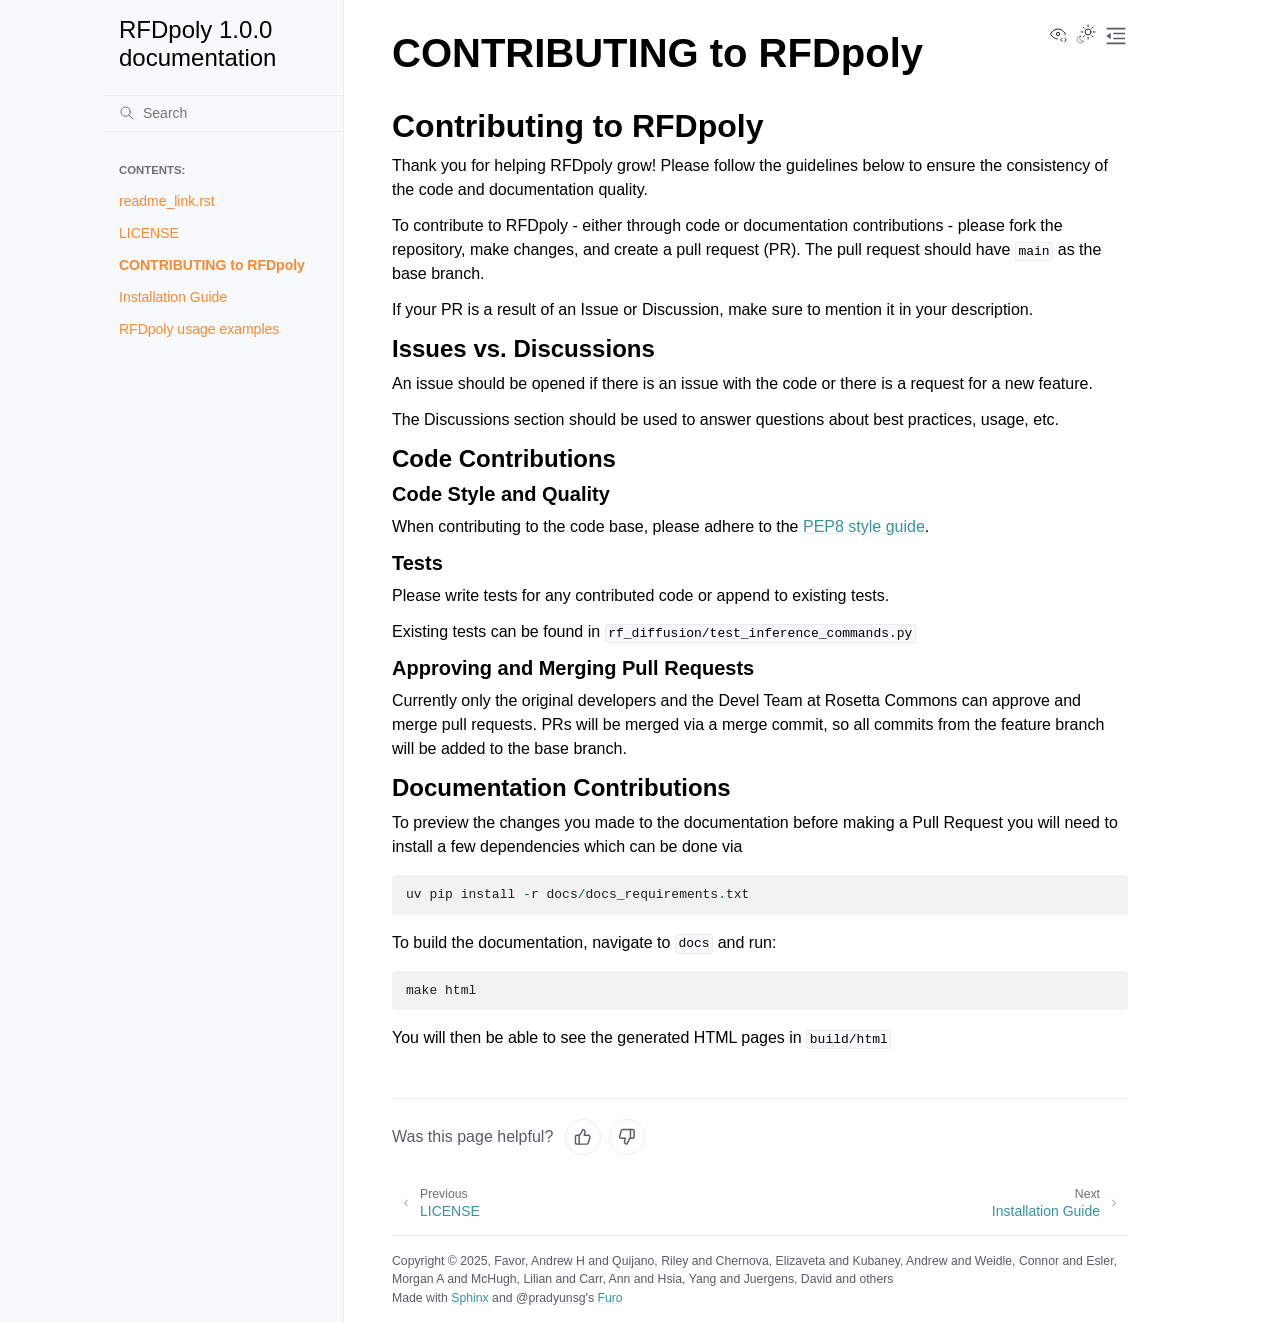
<file: contributing_link.html>
<!doctype html>
<html class="no-js" lang="en" data-content_root="./">
  <head><meta charset="utf-8">
    <meta name="viewport" content="width=device-width,initial-scale=1">
    <meta name="color-scheme" content="light dark"><meta name="viewport" content="width=device-width, initial-scale=1" />
<link rel="index" title="Index" href="genindex.html"><link rel="search" title="Search" href="search.html"><link rel="next" title="Installation Guide" href="installation_guide.html"><link rel="prev" title="LICENSE" href="license_link.html">

    <!-- Generated with Sphinx 9.2.0 and Furo 2025.12.19 -->
        <title>CONTRIBUTING to RFDpoly - RFDpoly 1.0.0 documentation</title>
      <link rel="stylesheet" type="text/css" href="_static/pygments.css?v=d111a655" />
    <link rel="stylesheet" type="text/css" href="_static/styles/furo.css?v=7bdb33bb" />
    <link rel="stylesheet" type="text/css" href="_static/copybutton.css?v=76b2166b" />
    <link rel="stylesheet" type="text/css" href="_static/styles/furo-extensions.css?v=8dab3a3b" />
    <link rel="stylesheet" type="text/css" href="_static/page_feedback.css?v=e9bd5b4a" />
    
    


<style>
  body {
    --color-code-background: #f2f2f2;
  --color-code-foreground: #1e1e1e;
  --color-brand-primary: #F68A33;
  --color-brand-content: #37939B;
  --font-stack: Open Sans, sans-serif;
  --font-stack--headings: Open Sans, sans-serif;
  --color-background-hover: #DCE8E8ff;
  --color-announcement-background: #F68A33dd;
  --color-announcement-text: #070707;
  --color-brand-visited: #37939B;
  
  }
  @media not print {
    body[data-theme="dark"] {
      --color-code-background: #202020;
  --color-code-foreground: #d0d0d0;
  --color-brand-primary: #37939B;
  --color-brand-content: #F68A33;
  --font-stack: Open Sans, sans-serif;
  --font-stack--headings: Open Sans, sans-serif;
  --color-brand-visited: #37939B;
  
    }
    @media (prefers-color-scheme: dark) {
      body:not([data-theme="light"]) {
        --color-code-background: #202020;
  --color-code-foreground: #d0d0d0;
  --color-brand-primary: #37939B;
  --color-brand-content: #F68A33;
  --font-stack: Open Sans, sans-serif;
  --font-stack--headings: Open Sans, sans-serif;
  --color-brand-visited: #37939B;
  
      }
    }
  }
</style></head>
  <body>
    
    <script>
      document.body.dataset.theme = localStorage.getItem("theme") || "auto";
    </script>
    

<svg xmlns="http://www.w3.org/2000/svg" style="display: none;">
  <symbol id="svg-toc" viewBox="0 0 24 24">
    <title>Contents</title>
    <svg stroke="currentColor" fill="currentColor" stroke-width="0" viewBox="0 0 1024 1024">
      <path d="M408 442h480c4.4 0 8-3.6 8-8v-56c0-4.4-3.6-8-8-8H408c-4.4 0-8 3.6-8 8v56c0 4.4 3.6 8 8 8zm-8 204c0 4.4 3.6 8 8 8h480c4.4 0 8-3.6 8-8v-56c0-4.4-3.6-8-8-8H408c-4.4 0-8 3.6-8 8v56zm504-486H120c-4.4 0-8 3.6-8 8v56c0 4.4 3.6 8 8 8h784c4.4 0 8-3.6 8-8v-56c0-4.4-3.6-8-8-8zm0 632H120c-4.4 0-8 3.6-8 8v56c0 4.4 3.6 8 8 8h784c4.4 0 8-3.6 8-8v-56c0-4.4-3.6-8-8-8zM115.4 518.9L271.7 642c5.8 4.6 14.4.5 14.4-6.9V388.9c0-7.4-8.5-11.5-14.4-6.9L115.4 505.1a8.74 8.74 0 0 0 0 13.8z"/>
    </svg>
  </symbol>
  <symbol id="svg-menu" viewBox="0 0 24 24">
    <title>Menu</title>
    <svg xmlns="http://www.w3.org/2000/svg" viewBox="0 0 24 24" fill="none" stroke="currentColor"
      stroke-width="2" stroke-linecap="round" stroke-linejoin="round" class="feather-menu">
      <line x1="3" y1="12" x2="21" y2="12"></line>
      <line x1="3" y1="6" x2="21" y2="6"></line>
      <line x1="3" y1="18" x2="21" y2="18"></line>
    </svg>
  </symbol>
  <symbol id="svg-arrow-right" viewBox="0 0 24 24">
    <title>Expand</title>
    <svg xmlns="http://www.w3.org/2000/svg" viewBox="0 0 24 24" fill="none" stroke="currentColor"
      stroke-width="2" stroke-linecap="round" stroke-linejoin="round" class="feather-chevron-right">
      <polyline points="9 18 15 12 9 6"></polyline>
    </svg>
  </symbol>
  <symbol id="svg-sun" viewBox="0 0 24 24">
    <title>Light mode</title>
    <svg xmlns="http://www.w3.org/2000/svg" viewBox="0 0 24 24" fill="none" stroke="currentColor"
      stroke-width="1" stroke-linecap="round" stroke-linejoin="round" class="feather-sun">
      <circle cx="12" cy="12" r="5"></circle>
      <line x1="12" y1="1" x2="12" y2="3"></line>
      <line x1="12" y1="21" x2="12" y2="23"></line>
      <line x1="4.22" y1="4.22" x2="5.64" y2="5.64"></line>
      <line x1="18.36" y1="18.36" x2="19.78" y2="19.78"></line>
      <line x1="1" y1="12" x2="3" y2="12"></line>
      <line x1="21" y1="12" x2="23" y2="12"></line>
      <line x1="4.22" y1="19.78" x2="5.64" y2="18.36"></line>
      <line x1="18.36" y1="5.64" x2="19.78" y2="4.22"></line>
    </svg>
  </symbol>
  <symbol id="svg-moon" viewBox="0 0 24 24">
    <title>Dark mode</title>
    <svg xmlns="http://www.w3.org/2000/svg" viewBox="0 0 24 24" fill="none" stroke="currentColor"
      stroke-width="1" stroke-linecap="round" stroke-linejoin="round" class="icon-tabler-moon">
      <path stroke="none" d="M0 0h24v24H0z" fill="none" />
      <path d="M12 3c.132 0 .263 0 .393 0a7.5 7.5 0 0 0 7.92 12.446a9 9 0 1 1 -8.313 -12.454z" />
    </svg>
  </symbol>
  <symbol id="svg-sun-with-moon" viewBox="0 0 24 24">
    <title>Auto light/dark, in light mode</title>
    <svg xmlns="http://www.w3.org/2000/svg" viewBox="0 0 24 24" fill="none" stroke="currentColor"
      stroke-width="1" stroke-linecap="round" stroke-linejoin="round"
      class="icon-custom-derived-from-feather-sun-and-tabler-moon">
      <path style="opacity: 50%" d="M 5.411 14.504 C 5.471 14.504 5.532 14.504 5.591 14.504 C 3.639 16.319 4.383 19.569 6.931 20.352 C 7.693 20.586 8.512 20.551 9.25 20.252 C 8.023 23.207 4.056 23.725 2.11 21.184 C 0.166 18.642 1.702 14.949 4.874 14.536 C 5.051 14.512 5.231 14.5 5.411 14.5 L 5.411 14.504 Z"/>
      <line x1="14.5" y1="3.25" x2="14.5" y2="1.25"/>
      <line x1="14.5" y1="15.85" x2="14.5" y2="17.85"/>
      <line x1="10.044" y1="5.094" x2="8.63" y2="3.68"/>
      <line x1="19" y1="14.05" x2="20.414" y2="15.464"/>
      <line x1="8.2" y1="9.55" x2="6.2" y2="9.55"/>
      <line x1="20.8" y1="9.55" x2="22.8" y2="9.55"/>
      <line x1="10.044" y1="14.006" x2="8.63" y2="15.42"/>
      <line x1="19" y1="5.05" x2="20.414" y2="3.636"/>
      <circle cx="14.5" cy="9.55" r="3.6"/>
    </svg>
  </symbol>
  <symbol id="svg-moon-with-sun" viewBox="0 0 24 24">
    <title>Auto light/dark, in dark mode</title>
    <svg xmlns="http://www.w3.org/2000/svg" viewBox="0 0 24 24" fill="none" stroke="currentColor"
      stroke-width="1" stroke-linecap="round" stroke-linejoin="round"
      class="icon-custom-derived-from-feather-sun-and-tabler-moon">
      <path d="M 8.282 7.007 C 8.385 7.007 8.494 7.007 8.595 7.007 C 5.18 10.184 6.481 15.869 10.942 17.24 C 12.275 17.648 13.706 17.589 15 17.066 C 12.851 22.236 5.91 23.143 2.505 18.696 C -0.897 14.249 1.791 7.786 7.342 7.063 C 7.652 7.021 7.965 7 8.282 7 L 8.282 7.007 Z"/>
      <line style="opacity: 50%" x1="18" y1="3.705" x2="18" y2="2.5"/>
      <line style="opacity: 50%" x1="18" y1="11.295" x2="18" y2="12.5"/>
      <line style="opacity: 50%" x1="15.316" y1="4.816" x2="14.464" y2="3.964"/>
      <line style="opacity: 50%" x1="20.711" y1="10.212" x2="21.563" y2="11.063"/>
      <line style="opacity: 50%" x1="14.205" y1="7.5" x2="13.001" y2="7.5"/>
      <line style="opacity: 50%" x1="21.795" y1="7.5" x2="23" y2="7.5"/>
      <line style="opacity: 50%" x1="15.316" y1="10.184" x2="14.464" y2="11.036"/>
      <line style="opacity: 50%" x1="20.711" y1="4.789" x2="21.563" y2="3.937"/>
      <circle style="opacity: 50%" cx="18" cy="7.5" r="2.169"/>
    </svg>
  </symbol>
  <symbol id="svg-pencil" viewBox="0 0 24 24">
    <svg xmlns="http://www.w3.org/2000/svg" viewBox="0 0 24 24" fill="none" stroke="currentColor"
      stroke-width="1" stroke-linecap="round" stroke-linejoin="round" class="icon-tabler-pencil-code">
      <path d="M4 20h4l10.5 -10.5a2.828 2.828 0 1 0 -4 -4l-10.5 10.5v4" />
      <path d="M13.5 6.5l4 4" />
      <path d="M20 21l2 -2l-2 -2" />
      <path d="M17 17l-2 2l2 2" />
    </svg>
  </symbol>
  <symbol id="svg-eye" viewBox="0 0 24 24">
    <svg xmlns="http://www.w3.org/2000/svg" viewBox="0 0 24 24" fill="none" stroke="currentColor"
      stroke-width="1" stroke-linecap="round" stroke-linejoin="round" class="icon-tabler-eye-code">
      <path stroke="none" d="M0 0h24v24H0z" fill="none" />
      <path d="M10 12a2 2 0 1 0 4 0a2 2 0 0 0 -4 0" />
      <path
        d="M11.11 17.958c-3.209 -.307 -5.91 -2.293 -8.11 -5.958c2.4 -4 5.4 -6 9 -6c3.6 0 6.6 2 9 6c-.21 .352 -.427 .688 -.647 1.008" />
      <path d="M20 21l2 -2l-2 -2" />
      <path d="M17 17l-2 2l2 2" />
    </svg>
  </symbol>
</svg>

<input type="checkbox" class="sidebar-toggle" name="__navigation" id="__navigation" aria-label="Toggle site navigation sidebar">
<input type="checkbox" class="sidebar-toggle" name="__toc" id="__toc" aria-label="Toggle table of contents sidebar">
<label class="overlay sidebar-overlay" for="__navigation"></label>
<label class="overlay toc-overlay" for="__toc"></label>

<a class="skip-to-content muted-link" href="#furo-main-content">Skip to content</a>



<div class="page">
  <header class="mobile-header">
    <div class="header-left">
      <label class="nav-overlay-icon" for="__navigation">
        <span class="icon"><svg><use href="#svg-menu"></use></svg></span>
      </label>
    </div>
    <div class="header-center">
      <a href="index.html"><div class="brand">RFDpoly 1.0.0 documentation</div></a>
    </div>
    <div class="header-right">
      <div class="theme-toggle-container theme-toggle-header">
        <button class="theme-toggle" aria-label="Toggle Light / Dark / Auto color theme">
          <svg class="theme-icon-when-auto-light"><use href="#svg-sun-with-moon"></use></svg>
          <svg class="theme-icon-when-auto-dark"><use href="#svg-moon-with-sun"></use></svg>
          <svg class="theme-icon-when-dark"><use href="#svg-moon"></use></svg>
          <svg class="theme-icon-when-light"><use href="#svg-sun"></use></svg>
        </button>
      </div>
      <label class="toc-overlay-icon toc-header-icon" for="__toc">
        <span class="icon"><svg><use href="#svg-toc"></use></svg></span>
      </label>
    </div>
  </header>
  <aside class="sidebar-drawer">
    <div class="sidebar-container">
      
      <div class="sidebar-sticky"><a class="sidebar-brand" href="index.html">
  
  <span class="sidebar-brand-text">RFDpoly 1.0.0 documentation</span>
  
</a><form class="sidebar-search-container" method="get" action="search.html" role="search">
  <input class="sidebar-search" placeholder="Search" name="q" aria-label="Search">
  <input type="hidden" name="check_keywords" value="yes">
  <input type="hidden" name="area" value="default">
</form>
<div id="searchbox"></div><div class="sidebar-scroll"><div class="sidebar-tree">
  <p class="caption" role="heading"><span class="caption-text">Contents:</span></p>
<ul class="current">
<li class="toctree-l1"><a class="reference internal" href="index.html">readme_link.rst</a></li>
<li class="toctree-l1"><a class="reference internal" href="license_link.html">LICENSE</a></li>
<li class="toctree-l1 current current-page"><a class="current reference internal" href="#">CONTRIBUTING to RFDpoly</a></li>
<li class="toctree-l1"><a class="reference internal" href="installation_guide.html">Installation Guide</a></li>
<li class="toctree-l1"><a class="reference internal" href="rfdpoly_usage_examples.html">RFDpoly usage examples</a></li>
</ul>

</div>
</div>

      </div>
      
    </div>
  </aside>
  <div class="main">
    <div class="content">
      <div class="article-container">
        <a href="#" class="back-to-top muted-link">
          <svg xmlns="http://www.w3.org/2000/svg" viewBox="0 0 24 24">
            <path d="M13 20h-2V8l-5.5 5.5-1.42-1.42L12 4.16l7.92 7.92-1.42 1.42L13 8v12z"></path>
          </svg>
          <span>Back to top</span>
        </a>
        <div class="content-icon-container">
          <div class="view-this-page">
  <a class="muted-link" href="_sources/contributing_link.rst.txt" title="View this page">
    <svg><use href="#svg-eye"></use></svg>
    <span class="visually-hidden">View this page</span>
  </a>
</div>
<div class="theme-toggle-container theme-toggle-content">
            <button class="theme-toggle" aria-label="Toggle Light / Dark / Auto color theme">
              <svg class="theme-icon-when-auto-light"><use href="#svg-sun-with-moon"></use></svg>
              <svg class="theme-icon-when-auto-dark"><use href="#svg-moon-with-sun"></use></svg>
              <svg class="theme-icon-when-dark"><use href="#svg-moon"></use></svg>
              <svg class="theme-icon-when-light"><use href="#svg-sun"></use></svg>
            </button>
          </div>
          <label class="toc-overlay-icon toc-content-icon" for="__toc">
            <span class="icon"><svg><use href="#svg-toc"></use></svg></span>
          </label>
        </div>
        <article role="main" id="furo-main-content">
          
  <section id="contributing-to-rfdpoly">
<h1>CONTRIBUTING to RFDpoly<a class="headerlink" href="#contributing-to-rfdpoly" title="Link to this heading">¶</a></h1>
<section id="id1">
<h2>Contributing to RFDpoly<a class="headerlink" href="#id1" title="Link to this heading">¶</a></h2>
<p>Thank you for helping RFDpoly grow! Please follow the
guidelines below to ensure the consistency of the code
and documentation quality.</p>
<p>To contribute to RFDpoly - either through code or
documentation contributions - please fork the repository,
make changes, and create a pull request (PR). The pull
request should have <code class="docutils literal notranslate"><span class="pre">main</span></code> as the base branch.</p>
<p>If your PR is a result of an Issue or Discussion, make
sure to mention it in your description.</p>
<section id="issues-vs-discussions">
<h3>Issues vs. Discussions<a class="headerlink" href="#issues-vs-discussions" title="Link to this heading">¶</a></h3>
<p>An issue should be opened if there is an issue with the
code or there is a request for a new feature.</p>
<p>The Discussions section should be used to answer questions
about best practices, usage, etc.</p>
</section>
<section id="code-contributions">
<h3>Code Contributions<a class="headerlink" href="#code-contributions" title="Link to this heading">¶</a></h3>
<section id="code-style-and-quality">
<h4>Code Style and Quality<a class="headerlink" href="#code-style-and-quality" title="Link to this heading">¶</a></h4>
<p>When contributing to the code base, please adhere to the <a class="reference external" href="https://peps.python.org/pep-0008/">PEP8 style guide</a>.</p>
</section>
<section id="tests">
<h4>Tests<a class="headerlink" href="#tests" title="Link to this heading">¶</a></h4>
<p>Please write tests for any contributed code or append to
existing tests.</p>
<p>Existing tests can be found in <code class="docutils literal notranslate"><span class="pre">rf_diffusion/test_inference_commands.py</span></code></p>
</section>
<section id="approving-and-merging-pull-requests">
<h4>Approving and Merging Pull Requests<a class="headerlink" href="#approving-and-merging-pull-requests" title="Link to this heading">¶</a></h4>
<p>Currently only the original developers and the Devel Team
at Rosetta Commons can approve and merge pull requests. PRs
will be merged via a merge commit, so all commits from the
feature branch will be added to the base branch.</p>
</section>
</section>
<section id="documentation-contributions">
<h3>Documentation Contributions<a class="headerlink" href="#documentation-contributions" title="Link to this heading">¶</a></h3>
<p>To preview the changes you made to the documentation before making a Pull Request you will need to
install a few dependencies which can be done via</p>
<div class="highlight-default notranslate"><div class="highlight"><pre><span></span><span class="n">uv</span> <span class="n">pip</span> <span class="n">install</span> <span class="o">-</span><span class="n">r</span> <span class="n">docs</span><span class="o">/</span><span class="n">docs_requirements</span><span class="o">.</span><span class="n">txt</span>
</pre></div>
</div>
<p>To build the documentation, navigate to <code class="docutils literal notranslate"><span class="pre">docs</span></code>  and run:</p>
<div class="highlight-default notranslate"><div class="highlight"><pre><span></span><span class="n">make</span> <span class="n">html</span>
</pre></div>
</div>
<p>You will then be able to see the generated HTML pages in <code class="docutils literal notranslate"><span class="pre">build/html</span></code></p>
</section>
</section>
</section>

  <div class="page-feedback" data-source="inline">
    
  <p class="page-feedback-question">Was this page helpful?</p>
  <div class="page-feedback-buttons">
    <button type="button" class="page-feedback-button" data-helpful="yes" aria-label="Yes" title="Yes">
      <svg viewBox="0 0 24 24" aria-hidden="true"><path d="M7 10v12"/><path d="M15 5.88 14 10h5.83a2 2 0 0 1 1.92 2.56l-2.33 8A2 2 0 0 1 17.5 22H4a2 2 0 0 1-2-2v-8a2 2 0 0 1 2-2h2.76a2 2 0 0 0 1.79-1.11L12 2a3.13 3.13 0 0 1 3 3.88Z"/></svg>
    </button>
    <button type="button" class="page-feedback-button" data-helpful="no" aria-label="No" title="No">
      <svg viewBox="0 0 24 24" aria-hidden="true"><path d="M17 14V2"/><path d="M9 18.12 10 14H4.17a2 2 0 0 1-1.92-2.56l2.33-8A2 2 0 0 1 6.5 2H20a2 2 0 0 1 2 2v8a2 2 0 0 1-2 2h-2.76a2 2 0 0 0-1.79 1.11L12 22a3.13 3.13 0 0 1-3-3.88Z"/></svg>
    </button>
  </div>
  <form class="page-feedback-comment" hidden>
    <fieldset class="page-feedback-reasons">
      <legend>Sorry about that. What went wrong? (optional)</legend>
      
      <label><input type="radio" name="page-feedback-reason-inline" value="It's unclear or hard to follow"> It's unclear or hard to follow</label>
      
      <label><input type="radio" name="page-feedback-reason-inline" value="It's outdated or incorrect"> It's outdated or incorrect</label>
      
      <label><input type="radio" name="page-feedback-reason-inline" value="An example or command didn't work"> An example or command didn't work</label>
      
      <label><input type="radio" name="page-feedback-reason-inline" value="I didn't find what I needed"> I didn't find what I needed</label>
      
    </fieldset>
    <label for="page-feedback-comment-inline">Tell us more (optional)</label>
    <textarea id="page-feedback-comment-inline" rows="3" maxlength="1000"></textarea>
    <p class="page-feedback-privacy">Please don't include personal information such as your name or email.</p>
    <div class="page-feedback-comment-actions">
      <button type="submit" class="page-feedback-send">Send</button>
      <button type="button" class="page-feedback-skip">Skip</button>
    </div>
  </form>
  <p class="page-feedback-thanks" role="status" hidden>Thanks for your feedback!</p>

  </div>
  <dialog class="page-feedback-popup" data-source="popup" aria-label="Page feedback">
    <div class="page-feedback-popup-body">
      <button type="button" class="page-feedback-popup-close" aria-label="Close" title="Close">&times;</button>
      
  <p class="page-feedback-question">Was this page helpful?</p>
  <div class="page-feedback-buttons">
    <button type="button" class="page-feedback-button" data-helpful="yes" aria-label="Yes" title="Yes">
      <svg viewBox="0 0 24 24" aria-hidden="true"><path d="M7 10v12"/><path d="M15 5.88 14 10h5.83a2 2 0 0 1 1.92 2.56l-2.33 8A2 2 0 0 1 17.5 22H4a2 2 0 0 1-2-2v-8a2 2 0 0 1 2-2h2.76a2 2 0 0 0 1.79-1.11L12 2a3.13 3.13 0 0 1 3 3.88Z"/></svg>
    </button>
    <button type="button" class="page-feedback-button" data-helpful="no" aria-label="No" title="No">
      <svg viewBox="0 0 24 24" aria-hidden="true"><path d="M17 14V2"/><path d="M9 18.12 10 14H4.17a2 2 0 0 1-1.92-2.56l2.33-8A2 2 0 0 1 6.5 2H20a2 2 0 0 1 2 2v8a2 2 0 0 1-2 2h-2.76a2 2 0 0 0-1.79 1.11L12 22a3.13 3.13 0 0 1-3-3.88Z"/></svg>
    </button>
  </div>
  <form class="page-feedback-comment" hidden>
    <fieldset class="page-feedback-reasons">
      <legend>Sorry about that. What went wrong? (optional)</legend>
      
      <label><input type="radio" name="page-feedback-reason-popup" value="It's unclear or hard to follow"> It's unclear or hard to follow</label>
      
      <label><input type="radio" name="page-feedback-reason-popup" value="It's outdated or incorrect"> It's outdated or incorrect</label>
      
      <label><input type="radio" name="page-feedback-reason-popup" value="An example or command didn't work"> An example or command didn't work</label>
      
      <label><input type="radio" name="page-feedback-reason-popup" value="I didn't find what I needed"> I didn't find what I needed</label>
      
    </fieldset>
    <label for="page-feedback-comment-popup">Tell us more (optional)</label>
    <textarea id="page-feedback-comment-popup" rows="3" maxlength="1000"></textarea>
    <p class="page-feedback-privacy">Please don't include personal information such as your name or email.</p>
    <div class="page-feedback-comment-actions">
      <button type="submit" class="page-feedback-send">Send</button>
      <button type="button" class="page-feedback-skip">Skip</button>
    </div>
  </form>
  <p class="page-feedback-thanks" role="status" hidden>Thanks for your feedback!</p>

    </div>
  </dialog>

        </article>
      </div>
      <footer>
        
        <div class="related-pages">
          <a class="next-page" href="installation_guide.html">
              <div class="page-info">
                <div class="context">
                  <span>Next</span>
                </div>
                <div class="title">Installation Guide</div>
              </div>
              <svg class="furo-related-icon"><use href="#svg-arrow-right"></use></svg>
            </a>
          <a class="prev-page" href="license_link.html">
              <svg class="furo-related-icon"><use href="#svg-arrow-right"></use></svg>
              <div class="page-info">
                <div class="context">
                  <span>Previous</span>
                </div>
                
                <div class="title">LICENSE</div>
                
              </div>
            </a>
        </div>
        <div class="bottom-of-page">
          <div class="left-details">
            <div class="copyright">
                Copyright &#169; 2025, Favor, Andrew H and Quijano, Riley and Chernova, Elizaveta and Kubaney, Andrew and Weidle, Connor and Esler, Morgan A and McHugh, Lilian and Carr, Ann and Hsia, Yang and Juergens, David and others
            </div>
            Made with <a href="https://www.sphinx-doc.org/">Sphinx</a> and <a class="muted-link" href="https://pradyunsg.me">@pradyunsg</a>'s
            
            <a href="https://github.com/pradyunsg/furo">Furo</a>
            
          </div>
          <div class="right-details">
            
          </div>
        </div>
        
      </footer>
    </div>
    <aside class="toc-drawer">
      
      
      <div class="toc-sticky toc-scroll">
        <div class="toc-title-container">
          <span class="toc-title">
            On this page
          </span>
        </div>
        <div class="toc-tree-container">
          <div class="toc-tree">
            <ul>
<li><a class="reference internal" href="#">CONTRIBUTING to RFDpoly</a><ul>
<li><a class="reference internal" href="#id1">Contributing to RFDpoly</a><ul>
<li><a class="reference internal" href="#issues-vs-discussions">Issues vs. Discussions</a></li>
<li><a class="reference internal" href="#code-contributions">Code Contributions</a><ul>
<li><a class="reference internal" href="#code-style-and-quality">Code Style and Quality</a></li>
<li><a class="reference internal" href="#tests">Tests</a></li>
<li><a class="reference internal" href="#approving-and-merging-pull-requests">Approving and Merging Pull Requests</a></li>
</ul>
</li>
<li><a class="reference internal" href="#documentation-contributions">Documentation Contributions</a></li>
</ul>
</li>
</ul>
</li>
</ul>

          </div>
        </div>
      </div>
      
      
    </aside>
  </div>
</div><script src="_static/documentation_options.js?v=8d563738"></script>
    <script src="_static/doctools.js?v=fd6eb6e6"></script>
    <script src="_static/sphinx_highlight.js?v=6ffebe34"></script>
    <script src="_static/scripts/furo.js?v=46bd48cc"></script>
    <script src="_static/clipboard.min.js?v=a7894cd8"></script>
    <script src="_static/copybutton.js?v=f281be69"></script>
    <script src="https://scripts.simpleanalyticscdn.com/latest.js"></script>
    <script src="_static/page_feedback.js?v=a393f564"></script>
    </body>
</html>
</file>
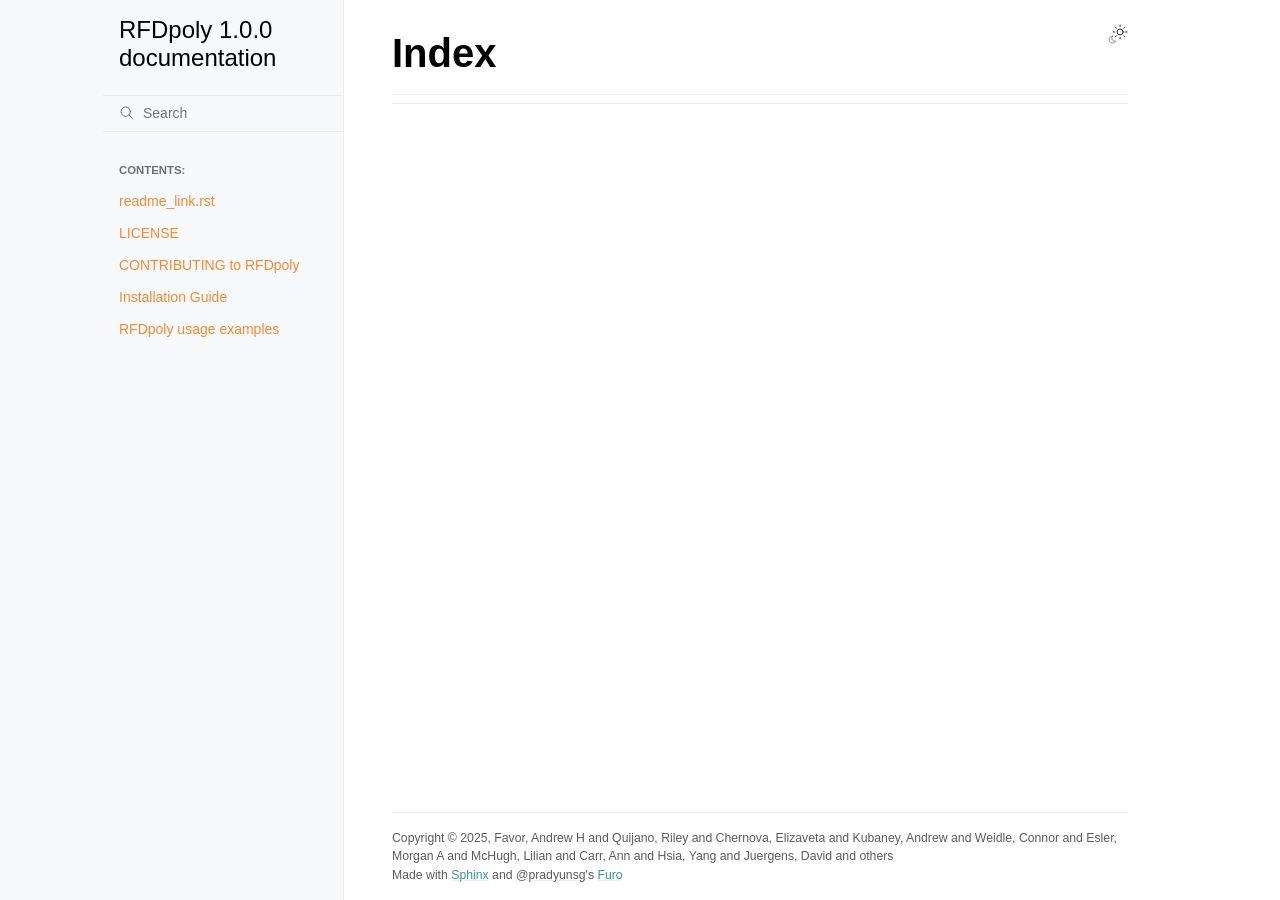
<file: genindex.html>
<!doctype html>
<html class="no-js" lang="en" data-content_root="./">
  <head><meta charset="utf-8">
    <meta name="viewport" content="width=device-width,initial-scale=1">
    <meta name="color-scheme" content="light dark"><link rel="index" title="Index" href="#"><link rel="search" title="Search" href="search.html">

    <!-- Generated with Sphinx 9.2.0 and Furo 2025.12.19 --><title>Index - RFDpoly 1.0.0 documentation</title>
<link rel="stylesheet" type="text/css" href="_static/pygments.css?v=d111a655" />
    <link rel="stylesheet" type="text/css" href="_static/styles/furo.css?v=7bdb33bb" />
    <link rel="stylesheet" type="text/css" href="_static/copybutton.css?v=76b2166b" />
    <link rel="stylesheet" type="text/css" href="_static/styles/furo-extensions.css?v=8dab3a3b" />
    <link rel="stylesheet" type="text/css" href="_static/page_feedback.css?v=e9bd5b4a" />
    
    


<style>
  body {
    --color-code-background: #f2f2f2;
  --color-code-foreground: #1e1e1e;
  --color-brand-primary: #F68A33;
  --color-brand-content: #37939B;
  --font-stack: Open Sans, sans-serif;
  --font-stack--headings: Open Sans, sans-serif;
  --color-background-hover: #DCE8E8ff;
  --color-announcement-background: #F68A33dd;
  --color-announcement-text: #070707;
  --color-brand-visited: #37939B;
  
  }
  @media not print {
    body[data-theme="dark"] {
      --color-code-background: #202020;
  --color-code-foreground: #d0d0d0;
  --color-brand-primary: #37939B;
  --color-brand-content: #F68A33;
  --font-stack: Open Sans, sans-serif;
  --font-stack--headings: Open Sans, sans-serif;
  --color-brand-visited: #37939B;
  
    }
    @media (prefers-color-scheme: dark) {
      body:not([data-theme="light"]) {
        --color-code-background: #202020;
  --color-code-foreground: #d0d0d0;
  --color-brand-primary: #37939B;
  --color-brand-content: #F68A33;
  --font-stack: Open Sans, sans-serif;
  --font-stack--headings: Open Sans, sans-serif;
  --color-brand-visited: #37939B;
  
      }
    }
  }
</style></head>
  <body>
    
    <script>
      document.body.dataset.theme = localStorage.getItem("theme") || "auto";
    </script>
    

<svg xmlns="http://www.w3.org/2000/svg" style="display: none;">
  <symbol id="svg-toc" viewBox="0 0 24 24">
    <title>Contents</title>
    <svg stroke="currentColor" fill="currentColor" stroke-width="0" viewBox="0 0 1024 1024">
      <path d="M408 442h480c4.4 0 8-3.6 8-8v-56c0-4.4-3.6-8-8-8H408c-4.4 0-8 3.6-8 8v56c0 4.4 3.6 8 8 8zm-8 204c0 4.4 3.6 8 8 8h480c4.4 0 8-3.6 8-8v-56c0-4.4-3.6-8-8-8H408c-4.4 0-8 3.6-8 8v56zm504-486H120c-4.4 0-8 3.6-8 8v56c0 4.4 3.6 8 8 8h784c4.4 0 8-3.6 8-8v-56c0-4.4-3.6-8-8-8zm0 632H120c-4.4 0-8 3.6-8 8v56c0 4.4 3.6 8 8 8h784c4.4 0 8-3.6 8-8v-56c0-4.4-3.6-8-8-8zM115.4 518.9L271.7 642c5.8 4.6 14.4.5 14.4-6.9V388.9c0-7.4-8.5-11.5-14.4-6.9L115.4 505.1a8.74 8.74 0 0 0 0 13.8z"/>
    </svg>
  </symbol>
  <symbol id="svg-menu" viewBox="0 0 24 24">
    <title>Menu</title>
    <svg xmlns="http://www.w3.org/2000/svg" viewBox="0 0 24 24" fill="none" stroke="currentColor"
      stroke-width="2" stroke-linecap="round" stroke-linejoin="round" class="feather-menu">
      <line x1="3" y1="12" x2="21" y2="12"></line>
      <line x1="3" y1="6" x2="21" y2="6"></line>
      <line x1="3" y1="18" x2="21" y2="18"></line>
    </svg>
  </symbol>
  <symbol id="svg-arrow-right" viewBox="0 0 24 24">
    <title>Expand</title>
    <svg xmlns="http://www.w3.org/2000/svg" viewBox="0 0 24 24" fill="none" stroke="currentColor"
      stroke-width="2" stroke-linecap="round" stroke-linejoin="round" class="feather-chevron-right">
      <polyline points="9 18 15 12 9 6"></polyline>
    </svg>
  </symbol>
  <symbol id="svg-sun" viewBox="0 0 24 24">
    <title>Light mode</title>
    <svg xmlns="http://www.w3.org/2000/svg" viewBox="0 0 24 24" fill="none" stroke="currentColor"
      stroke-width="1" stroke-linecap="round" stroke-linejoin="round" class="feather-sun">
      <circle cx="12" cy="12" r="5"></circle>
      <line x1="12" y1="1" x2="12" y2="3"></line>
      <line x1="12" y1="21" x2="12" y2="23"></line>
      <line x1="4.22" y1="4.22" x2="5.64" y2="5.64"></line>
      <line x1="18.36" y1="18.36" x2="19.78" y2="19.78"></line>
      <line x1="1" y1="12" x2="3" y2="12"></line>
      <line x1="21" y1="12" x2="23" y2="12"></line>
      <line x1="4.22" y1="19.78" x2="5.64" y2="18.36"></line>
      <line x1="18.36" y1="5.64" x2="19.78" y2="4.22"></line>
    </svg>
  </symbol>
  <symbol id="svg-moon" viewBox="0 0 24 24">
    <title>Dark mode</title>
    <svg xmlns="http://www.w3.org/2000/svg" viewBox="0 0 24 24" fill="none" stroke="currentColor"
      stroke-width="1" stroke-linecap="round" stroke-linejoin="round" class="icon-tabler-moon">
      <path stroke="none" d="M0 0h24v24H0z" fill="none" />
      <path d="M12 3c.132 0 .263 0 .393 0a7.5 7.5 0 0 0 7.92 12.446a9 9 0 1 1 -8.313 -12.454z" />
    </svg>
  </symbol>
  <symbol id="svg-sun-with-moon" viewBox="0 0 24 24">
    <title>Auto light/dark, in light mode</title>
    <svg xmlns="http://www.w3.org/2000/svg" viewBox="0 0 24 24" fill="none" stroke="currentColor"
      stroke-width="1" stroke-linecap="round" stroke-linejoin="round"
      class="icon-custom-derived-from-feather-sun-and-tabler-moon">
      <path style="opacity: 50%" d="M 5.411 14.504 C 5.471 14.504 5.532 14.504 5.591 14.504 C 3.639 16.319 4.383 19.569 6.931 20.352 C 7.693 20.586 8.512 20.551 9.25 20.252 C 8.023 23.207 4.056 23.725 2.11 21.184 C 0.166 18.642 1.702 14.949 4.874 14.536 C 5.051 14.512 5.231 14.5 5.411 14.5 L 5.411 14.504 Z"/>
      <line x1="14.5" y1="3.25" x2="14.5" y2="1.25"/>
      <line x1="14.5" y1="15.85" x2="14.5" y2="17.85"/>
      <line x1="10.044" y1="5.094" x2="8.63" y2="3.68"/>
      <line x1="19" y1="14.05" x2="20.414" y2="15.464"/>
      <line x1="8.2" y1="9.55" x2="6.2" y2="9.55"/>
      <line x1="20.8" y1="9.55" x2="22.8" y2="9.55"/>
      <line x1="10.044" y1="14.006" x2="8.63" y2="15.42"/>
      <line x1="19" y1="5.05" x2="20.414" y2="3.636"/>
      <circle cx="14.5" cy="9.55" r="3.6"/>
    </svg>
  </symbol>
  <symbol id="svg-moon-with-sun" viewBox="0 0 24 24">
    <title>Auto light/dark, in dark mode</title>
    <svg xmlns="http://www.w3.org/2000/svg" viewBox="0 0 24 24" fill="none" stroke="currentColor"
      stroke-width="1" stroke-linecap="round" stroke-linejoin="round"
      class="icon-custom-derived-from-feather-sun-and-tabler-moon">
      <path d="M 8.282 7.007 C 8.385 7.007 8.494 7.007 8.595 7.007 C 5.18 10.184 6.481 15.869 10.942 17.24 C 12.275 17.648 13.706 17.589 15 17.066 C 12.851 22.236 5.91 23.143 2.505 18.696 C -0.897 14.249 1.791 7.786 7.342 7.063 C 7.652 7.021 7.965 7 8.282 7 L 8.282 7.007 Z"/>
      <line style="opacity: 50%" x1="18" y1="3.705" x2="18" y2="2.5"/>
      <line style="opacity: 50%" x1="18" y1="11.295" x2="18" y2="12.5"/>
      <line style="opacity: 50%" x1="15.316" y1="4.816" x2="14.464" y2="3.964"/>
      <line style="opacity: 50%" x1="20.711" y1="10.212" x2="21.563" y2="11.063"/>
      <line style="opacity: 50%" x1="14.205" y1="7.5" x2="13.001" y2="7.5"/>
      <line style="opacity: 50%" x1="21.795" y1="7.5" x2="23" y2="7.5"/>
      <line style="opacity: 50%" x1="15.316" y1="10.184" x2="14.464" y2="11.036"/>
      <line style="opacity: 50%" x1="20.711" y1="4.789" x2="21.563" y2="3.937"/>
      <circle style="opacity: 50%" cx="18" cy="7.5" r="2.169"/>
    </svg>
  </symbol>
  <symbol id="svg-pencil" viewBox="0 0 24 24">
    <svg xmlns="http://www.w3.org/2000/svg" viewBox="0 0 24 24" fill="none" stroke="currentColor"
      stroke-width="1" stroke-linecap="round" stroke-linejoin="round" class="icon-tabler-pencil-code">
      <path d="M4 20h4l10.5 -10.5a2.828 2.828 0 1 0 -4 -4l-10.5 10.5v4" />
      <path d="M13.5 6.5l4 4" />
      <path d="M20 21l2 -2l-2 -2" />
      <path d="M17 17l-2 2l2 2" />
    </svg>
  </symbol>
  <symbol id="svg-eye" viewBox="0 0 24 24">
    <svg xmlns="http://www.w3.org/2000/svg" viewBox="0 0 24 24" fill="none" stroke="currentColor"
      stroke-width="1" stroke-linecap="round" stroke-linejoin="round" class="icon-tabler-eye-code">
      <path stroke="none" d="M0 0h24v24H0z" fill="none" />
      <path d="M10 12a2 2 0 1 0 4 0a2 2 0 0 0 -4 0" />
      <path
        d="M11.11 17.958c-3.209 -.307 -5.91 -2.293 -8.11 -5.958c2.4 -4 5.4 -6 9 -6c3.6 0 6.6 2 9 6c-.21 .352 -.427 .688 -.647 1.008" />
      <path d="M20 21l2 -2l-2 -2" />
      <path d="M17 17l-2 2l2 2" />
    </svg>
  </symbol>
</svg>

<input type="checkbox" class="sidebar-toggle" name="__navigation" id="__navigation" aria-label="Toggle site navigation sidebar">
<input type="checkbox" class="sidebar-toggle" name="__toc" id="__toc" aria-label="Toggle table of contents sidebar">
<label class="overlay sidebar-overlay" for="__navigation"></label>
<label class="overlay toc-overlay" for="__toc"></label>

<a class="skip-to-content muted-link" href="#furo-main-content">Skip to content</a>



<div class="page">
  <header class="mobile-header">
    <div class="header-left">
      <label class="nav-overlay-icon" for="__navigation">
        <span class="icon"><svg><use href="#svg-menu"></use></svg></span>
      </label>
    </div>
    <div class="header-center">
      <a href="index.html"><div class="brand">RFDpoly 1.0.0 documentation</div></a>
    </div>
    <div class="header-right">
      <div class="theme-toggle-container theme-toggle-header">
        <button class="theme-toggle" aria-label="Toggle Light / Dark / Auto color theme">
          <svg class="theme-icon-when-auto-light"><use href="#svg-sun-with-moon"></use></svg>
          <svg class="theme-icon-when-auto-dark"><use href="#svg-moon-with-sun"></use></svg>
          <svg class="theme-icon-when-dark"><use href="#svg-moon"></use></svg>
          <svg class="theme-icon-when-light"><use href="#svg-sun"></use></svg>
        </button>
      </div>
      <label class="toc-overlay-icon toc-header-icon no-toc" for="__toc">
        <span class="icon"><svg><use href="#svg-toc"></use></svg></span>
      </label>
    </div>
  </header>
  <aside class="sidebar-drawer">
    <div class="sidebar-container">
      
      <div class="sidebar-sticky"><a class="sidebar-brand" href="index.html">
  
  <span class="sidebar-brand-text">RFDpoly 1.0.0 documentation</span>
  
</a><form class="sidebar-search-container" method="get" action="search.html" role="search">
  <input class="sidebar-search" placeholder="Search" name="q" aria-label="Search">
  <input type="hidden" name="check_keywords" value="yes">
  <input type="hidden" name="area" value="default">
</form>
<div id="searchbox"></div><div class="sidebar-scroll"><div class="sidebar-tree">
  <p class="caption" role="heading"><span class="caption-text">Contents:</span></p>
<ul>
<li class="toctree-l1"><a class="reference internal" href="index.html">readme_link.rst</a></li>
<li class="toctree-l1"><a class="reference internal" href="license_link.html">LICENSE</a></li>
<li class="toctree-l1"><a class="reference internal" href="contributing_link.html">CONTRIBUTING to RFDpoly</a></li>
<li class="toctree-l1"><a class="reference internal" href="installation_guide.html">Installation Guide</a></li>
<li class="toctree-l1"><a class="reference internal" href="rfdpoly_usage_examples.html">RFDpoly usage examples</a></li>
</ul>

</div>
</div>

      </div>
      
    </div>
  </aside>
  <div class="main">
    <div class="content">
      <div class="article-container">
        <a href="#" class="back-to-top muted-link">
          <svg xmlns="http://www.w3.org/2000/svg" viewBox="0 0 24 24">
            <path d="M13 20h-2V8l-5.5 5.5-1.42-1.42L12 4.16l7.92 7.92-1.42 1.42L13 8v12z"></path>
          </svg>
          <span>Back to top</span>
        </a>
        <div class="content-icon-container">
          <div class="theme-toggle-container theme-toggle-content">
            <button class="theme-toggle" aria-label="Toggle Light / Dark / Auto color theme">
              <svg class="theme-icon-when-auto-light"><use href="#svg-sun-with-moon"></use></svg>
              <svg class="theme-icon-when-auto-dark"><use href="#svg-moon-with-sun"></use></svg>
              <svg class="theme-icon-when-dark"><use href="#svg-moon"></use></svg>
              <svg class="theme-icon-when-light"><use href="#svg-sun"></use></svg>
            </button>
          </div>
          <label class="toc-overlay-icon toc-content-icon no-toc" for="__toc">
            <span class="icon"><svg><use href="#svg-toc"></use></svg></span>
          </label>
        </div>
        <article role="main" id="furo-main-content">
          
<section class="genindex-section">
  <h1 id="index">Index</h1>
  <div class="genindex-jumpbox"></div>
</section>

        </article>
      </div>
      <footer>
        
        <div class="related-pages">
          
          
        </div>
        <div class="bottom-of-page">
          <div class="left-details">
            <div class="copyright">
                Copyright &#169; 2025, Favor, Andrew H and Quijano, Riley and Chernova, Elizaveta and Kubaney, Andrew and Weidle, Connor and Esler, Morgan A and McHugh, Lilian and Carr, Ann and Hsia, Yang and Juergens, David and others
            </div>
            Made with <a href="https://www.sphinx-doc.org/">Sphinx</a> and <a class="muted-link" href="https://pradyunsg.me">@pradyunsg</a>'s
            
            <a href="https://github.com/pradyunsg/furo">Furo</a>
            
          </div>
          <div class="right-details">
            
          </div>
        </div>
        
      </footer>
    </div>
    <aside class="toc-drawer no-toc">
      
      
      
    </aside>
  </div>
</div><script src="_static/documentation_options.js?v=8d563738"></script>
    <script src="_static/doctools.js?v=fd6eb6e6"></script>
    <script src="_static/sphinx_highlight.js?v=6ffebe34"></script>
    <script src="_static/scripts/furo.js?v=46bd48cc"></script>
    <script src="_static/clipboard.min.js?v=a7894cd8"></script>
    <script src="_static/copybutton.js?v=f281be69"></script>
    <script src="https://scripts.simpleanalyticscdn.com/latest.js"></script>
    <script src="_static/page_feedback.js?v=a393f564"></script>
    </body>
</html>
</file>
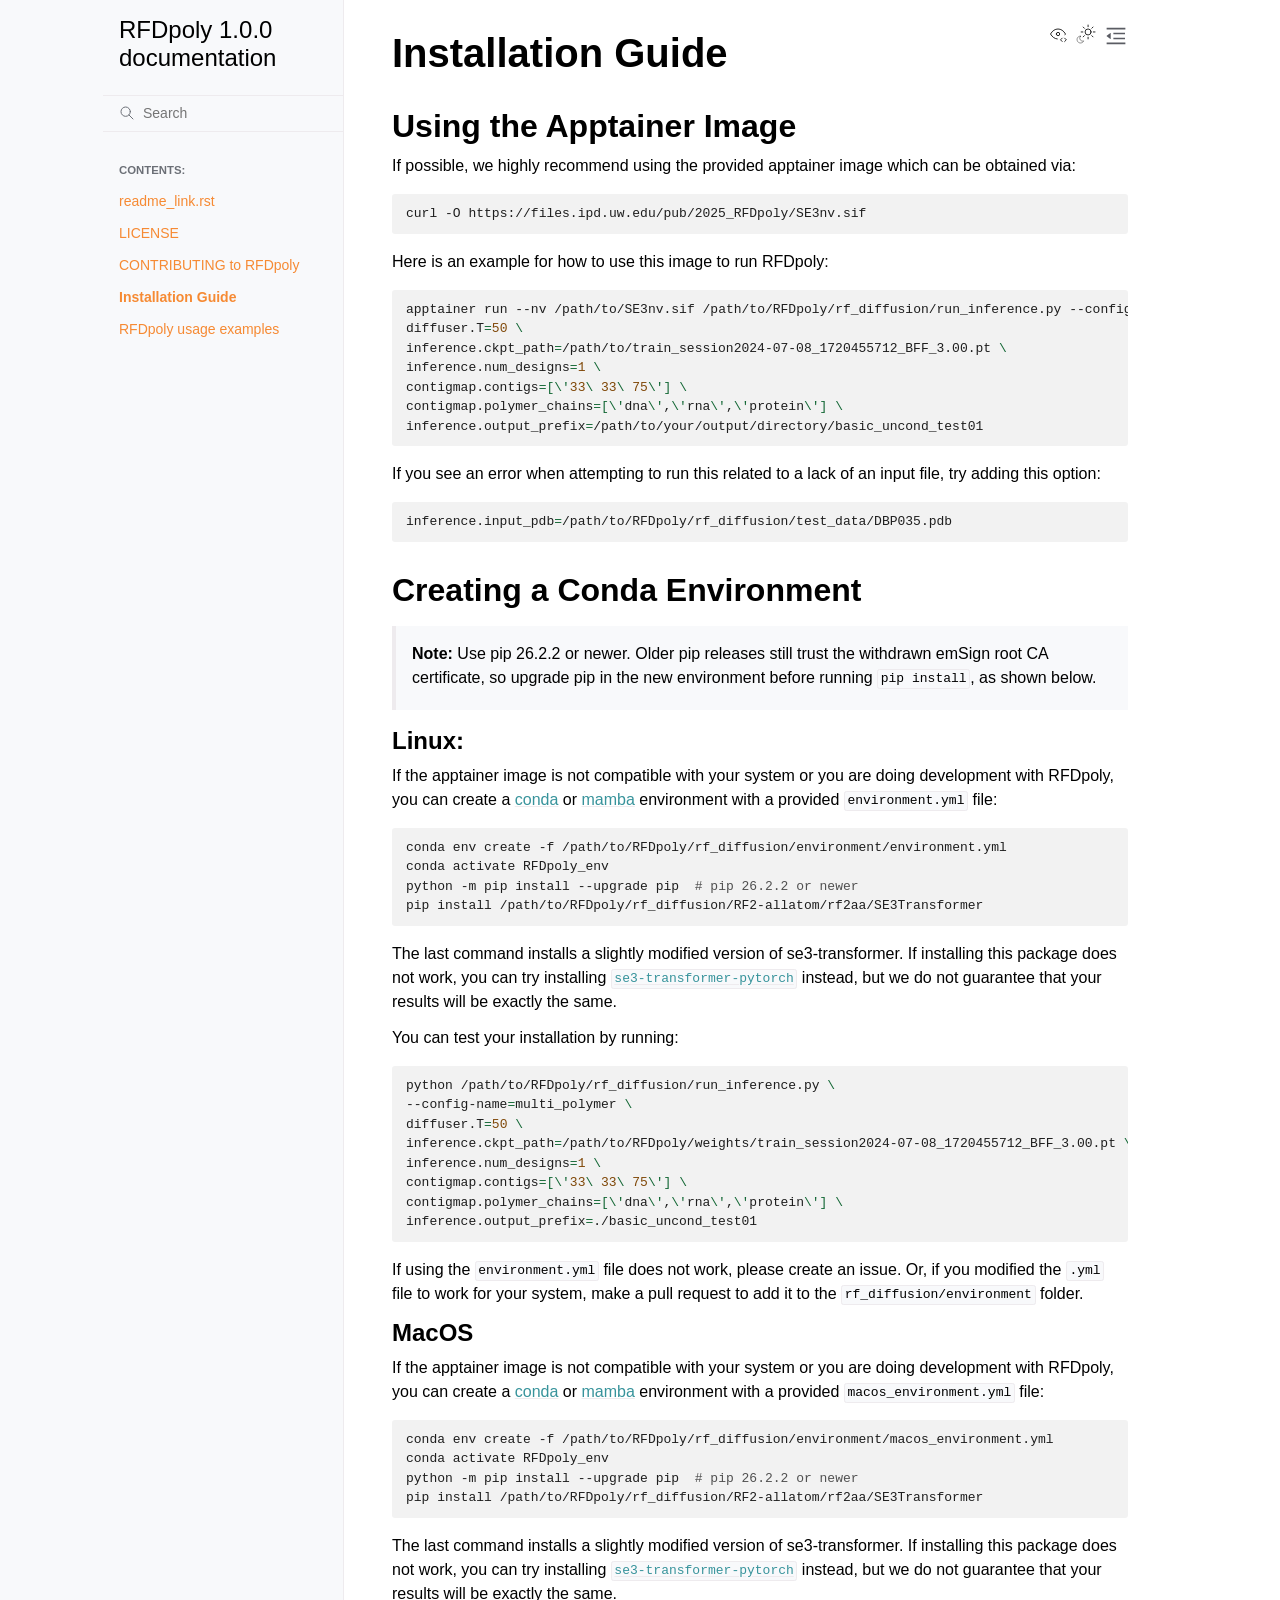
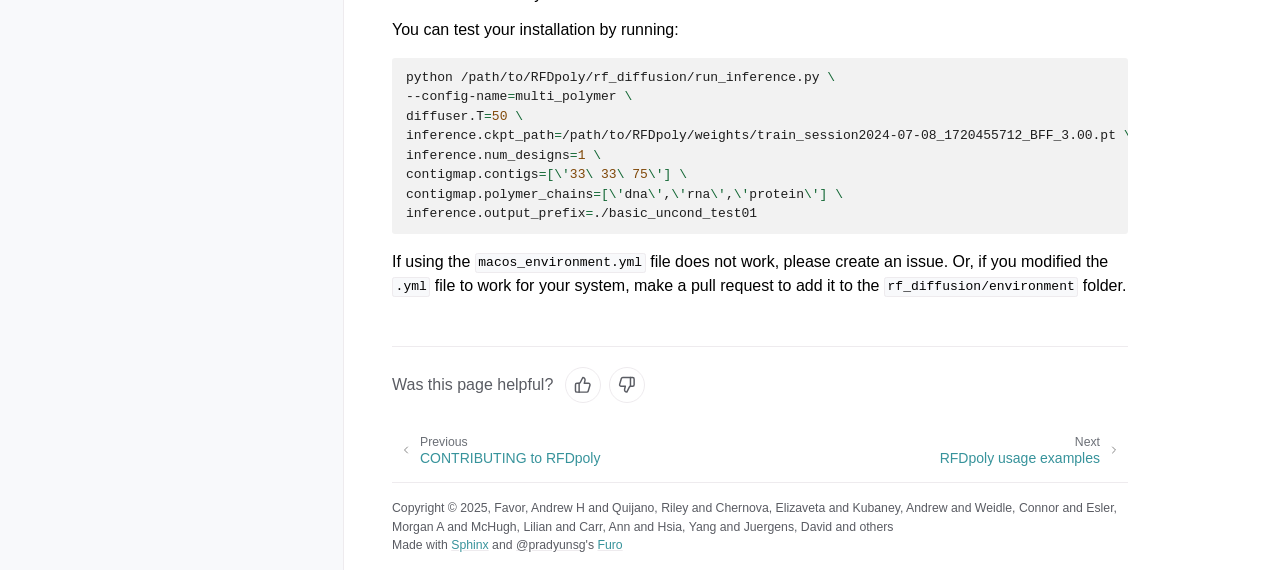
<file: installation_guide.html>
<!doctype html>
<html class="no-js" lang="en" data-content_root="./">
  <head><meta charset="utf-8">
    <meta name="viewport" content="width=device-width,initial-scale=1">
    <meta name="color-scheme" content="light dark"><meta name="viewport" content="width=device-width, initial-scale=1" />
<link rel="index" title="Index" href="genindex.html"><link rel="search" title="Search" href="search.html"><link rel="next" title="RFDpoly usage examples" href="rfdpoly_usage_examples.html"><link rel="prev" title="CONTRIBUTING to RFDpoly" href="contributing_link.html">

    <!-- Generated with Sphinx 9.2.0 and Furo 2025.12.19 -->
        <title>Installation Guide - RFDpoly 1.0.0 documentation</title>
      <link rel="stylesheet" type="text/css" href="_static/pygments.css?v=d111a655" />
    <link rel="stylesheet" type="text/css" href="_static/styles/furo.css?v=7bdb33bb" />
    <link rel="stylesheet" type="text/css" href="_static/copybutton.css?v=76b2166b" />
    <link rel="stylesheet" type="text/css" href="_static/styles/furo-extensions.css?v=8dab3a3b" />
    <link rel="stylesheet" type="text/css" href="_static/page_feedback.css?v=e9bd5b4a" />
    
    


<style>
  body {
    --color-code-background: #f2f2f2;
  --color-code-foreground: #1e1e1e;
  --color-brand-primary: #F68A33;
  --color-brand-content: #37939B;
  --font-stack: Open Sans, sans-serif;
  --font-stack--headings: Open Sans, sans-serif;
  --color-background-hover: #DCE8E8ff;
  --color-announcement-background: #F68A33dd;
  --color-announcement-text: #070707;
  --color-brand-visited: #37939B;
  
  }
  @media not print {
    body[data-theme="dark"] {
      --color-code-background: #202020;
  --color-code-foreground: #d0d0d0;
  --color-brand-primary: #37939B;
  --color-brand-content: #F68A33;
  --font-stack: Open Sans, sans-serif;
  --font-stack--headings: Open Sans, sans-serif;
  --color-brand-visited: #37939B;
  
    }
    @media (prefers-color-scheme: dark) {
      body:not([data-theme="light"]) {
        --color-code-background: #202020;
  --color-code-foreground: #d0d0d0;
  --color-brand-primary: #37939B;
  --color-brand-content: #F68A33;
  --font-stack: Open Sans, sans-serif;
  --font-stack--headings: Open Sans, sans-serif;
  --color-brand-visited: #37939B;
  
      }
    }
  }
</style></head>
  <body>
    
    <script>
      document.body.dataset.theme = localStorage.getItem("theme") || "auto";
    </script>
    

<svg xmlns="http://www.w3.org/2000/svg" style="display: none;">
  <symbol id="svg-toc" viewBox="0 0 24 24">
    <title>Contents</title>
    <svg stroke="currentColor" fill="currentColor" stroke-width="0" viewBox="0 0 1024 1024">
      <path d="M408 442h480c4.4 0 8-3.6 8-8v-56c0-4.4-3.6-8-8-8H408c-4.4 0-8 3.6-8 8v56c0 4.4 3.6 8 8 8zm-8 204c0 4.4 3.6 8 8 8h480c4.4 0 8-3.6 8-8v-56c0-4.4-3.6-8-8-8H408c-4.4 0-8 3.6-8 8v56zm504-486H120c-4.4 0-8 3.6-8 8v56c0 4.4 3.6 8 8 8h784c4.4 0 8-3.6 8-8v-56c0-4.4-3.6-8-8-8zm0 632H120c-4.4 0-8 3.6-8 8v56c0 4.4 3.6 8 8 8h784c4.4 0 8-3.6 8-8v-56c0-4.4-3.6-8-8-8zM115.4 518.9L271.7 642c5.8 4.6 14.4.5 14.4-6.9V388.9c0-7.4-8.5-11.5-14.4-6.9L115.4 505.1a8.74 8.74 0 0 0 0 13.8z"/>
    </svg>
  </symbol>
  <symbol id="svg-menu" viewBox="0 0 24 24">
    <title>Menu</title>
    <svg xmlns="http://www.w3.org/2000/svg" viewBox="0 0 24 24" fill="none" stroke="currentColor"
      stroke-width="2" stroke-linecap="round" stroke-linejoin="round" class="feather-menu">
      <line x1="3" y1="12" x2="21" y2="12"></line>
      <line x1="3" y1="6" x2="21" y2="6"></line>
      <line x1="3" y1="18" x2="21" y2="18"></line>
    </svg>
  </symbol>
  <symbol id="svg-arrow-right" viewBox="0 0 24 24">
    <title>Expand</title>
    <svg xmlns="http://www.w3.org/2000/svg" viewBox="0 0 24 24" fill="none" stroke="currentColor"
      stroke-width="2" stroke-linecap="round" stroke-linejoin="round" class="feather-chevron-right">
      <polyline points="9 18 15 12 9 6"></polyline>
    </svg>
  </symbol>
  <symbol id="svg-sun" viewBox="0 0 24 24">
    <title>Light mode</title>
    <svg xmlns="http://www.w3.org/2000/svg" viewBox="0 0 24 24" fill="none" stroke="currentColor"
      stroke-width="1" stroke-linecap="round" stroke-linejoin="round" class="feather-sun">
      <circle cx="12" cy="12" r="5"></circle>
      <line x1="12" y1="1" x2="12" y2="3"></line>
      <line x1="12" y1="21" x2="12" y2="23"></line>
      <line x1="4.22" y1="4.22" x2="5.64" y2="5.64"></line>
      <line x1="18.36" y1="18.36" x2="19.78" y2="19.78"></line>
      <line x1="1" y1="12" x2="3" y2="12"></line>
      <line x1="21" y1="12" x2="23" y2="12"></line>
      <line x1="4.22" y1="19.78" x2="5.64" y2="18.36"></line>
      <line x1="18.36" y1="5.64" x2="19.78" y2="4.22"></line>
    </svg>
  </symbol>
  <symbol id="svg-moon" viewBox="0 0 24 24">
    <title>Dark mode</title>
    <svg xmlns="http://www.w3.org/2000/svg" viewBox="0 0 24 24" fill="none" stroke="currentColor"
      stroke-width="1" stroke-linecap="round" stroke-linejoin="round" class="icon-tabler-moon">
      <path stroke="none" d="M0 0h24v24H0z" fill="none" />
      <path d="M12 3c.132 0 .263 0 .393 0a7.5 7.5 0 0 0 7.92 12.446a9 9 0 1 1 -8.313 -12.454z" />
    </svg>
  </symbol>
  <symbol id="svg-sun-with-moon" viewBox="0 0 24 24">
    <title>Auto light/dark, in light mode</title>
    <svg xmlns="http://www.w3.org/2000/svg" viewBox="0 0 24 24" fill="none" stroke="currentColor"
      stroke-width="1" stroke-linecap="round" stroke-linejoin="round"
      class="icon-custom-derived-from-feather-sun-and-tabler-moon">
      <path style="opacity: 50%" d="M 5.411 14.504 C 5.471 14.504 5.532 14.504 5.591 14.504 C 3.639 16.319 4.383 19.569 6.931 20.352 C 7.693 20.586 8.512 20.551 9.25 20.252 C 8.023 23.207 4.056 23.725 2.11 21.184 C 0.166 18.642 1.702 14.949 4.874 14.536 C 5.051 14.512 5.231 14.5 5.411 14.5 L 5.411 14.504 Z"/>
      <line x1="14.5" y1="3.25" x2="14.5" y2="1.25"/>
      <line x1="14.5" y1="15.85" x2="14.5" y2="17.85"/>
      <line x1="10.044" y1="5.094" x2="8.63" y2="3.68"/>
      <line x1="19" y1="14.05" x2="20.414" y2="15.464"/>
      <line x1="8.2" y1="9.55" x2="6.2" y2="9.55"/>
      <line x1="20.8" y1="9.55" x2="22.8" y2="9.55"/>
      <line x1="10.044" y1="14.006" x2="8.63" y2="15.42"/>
      <line x1="19" y1="5.05" x2="20.414" y2="3.636"/>
      <circle cx="14.5" cy="9.55" r="3.6"/>
    </svg>
  </symbol>
  <symbol id="svg-moon-with-sun" viewBox="0 0 24 24">
    <title>Auto light/dark, in dark mode</title>
    <svg xmlns="http://www.w3.org/2000/svg" viewBox="0 0 24 24" fill="none" stroke="currentColor"
      stroke-width="1" stroke-linecap="round" stroke-linejoin="round"
      class="icon-custom-derived-from-feather-sun-and-tabler-moon">
      <path d="M 8.282 7.007 C 8.385 7.007 8.494 7.007 8.595 7.007 C 5.18 10.184 6.481 15.869 10.942 17.24 C 12.275 17.648 13.706 17.589 15 17.066 C 12.851 22.236 5.91 23.143 2.505 18.696 C -0.897 14.249 1.791 7.786 7.342 7.063 C 7.652 7.021 7.965 7 8.282 7 L 8.282 7.007 Z"/>
      <line style="opacity: 50%" x1="18" y1="3.705" x2="18" y2="2.5"/>
      <line style="opacity: 50%" x1="18" y1="11.295" x2="18" y2="12.5"/>
      <line style="opacity: 50%" x1="15.316" y1="4.816" x2="14.464" y2="3.964"/>
      <line style="opacity: 50%" x1="20.711" y1="10.212" x2="21.563" y2="11.063"/>
      <line style="opacity: 50%" x1="14.205" y1="7.5" x2="13.001" y2="7.5"/>
      <line style="opacity: 50%" x1="21.795" y1="7.5" x2="23" y2="7.5"/>
      <line style="opacity: 50%" x1="15.316" y1="10.184" x2="14.464" y2="11.036"/>
      <line style="opacity: 50%" x1="20.711" y1="4.789" x2="21.563" y2="3.937"/>
      <circle style="opacity: 50%" cx="18" cy="7.5" r="2.169"/>
    </svg>
  </symbol>
  <symbol id="svg-pencil" viewBox="0 0 24 24">
    <svg xmlns="http://www.w3.org/2000/svg" viewBox="0 0 24 24" fill="none" stroke="currentColor"
      stroke-width="1" stroke-linecap="round" stroke-linejoin="round" class="icon-tabler-pencil-code">
      <path d="M4 20h4l10.5 -10.5a2.828 2.828 0 1 0 -4 -4l-10.5 10.5v4" />
      <path d="M13.5 6.5l4 4" />
      <path d="M20 21l2 -2l-2 -2" />
      <path d="M17 17l-2 2l2 2" />
    </svg>
  </symbol>
  <symbol id="svg-eye" viewBox="0 0 24 24">
    <svg xmlns="http://www.w3.org/2000/svg" viewBox="0 0 24 24" fill="none" stroke="currentColor"
      stroke-width="1" stroke-linecap="round" stroke-linejoin="round" class="icon-tabler-eye-code">
      <path stroke="none" d="M0 0h24v24H0z" fill="none" />
      <path d="M10 12a2 2 0 1 0 4 0a2 2 0 0 0 -4 0" />
      <path
        d="M11.11 17.958c-3.209 -.307 -5.91 -2.293 -8.11 -5.958c2.4 -4 5.4 -6 9 -6c3.6 0 6.6 2 9 6c-.21 .352 -.427 .688 -.647 1.008" />
      <path d="M20 21l2 -2l-2 -2" />
      <path d="M17 17l-2 2l2 2" />
    </svg>
  </symbol>
</svg>

<input type="checkbox" class="sidebar-toggle" name="__navigation" id="__navigation" aria-label="Toggle site navigation sidebar">
<input type="checkbox" class="sidebar-toggle" name="__toc" id="__toc" aria-label="Toggle table of contents sidebar">
<label class="overlay sidebar-overlay" for="__navigation"></label>
<label class="overlay toc-overlay" for="__toc"></label>

<a class="skip-to-content muted-link" href="#furo-main-content">Skip to content</a>



<div class="page">
  <header class="mobile-header">
    <div class="header-left">
      <label class="nav-overlay-icon" for="__navigation">
        <span class="icon"><svg><use href="#svg-menu"></use></svg></span>
      </label>
    </div>
    <div class="header-center">
      <a href="index.html"><div class="brand">RFDpoly 1.0.0 documentation</div></a>
    </div>
    <div class="header-right">
      <div class="theme-toggle-container theme-toggle-header">
        <button class="theme-toggle" aria-label="Toggle Light / Dark / Auto color theme">
          <svg class="theme-icon-when-auto-light"><use href="#svg-sun-with-moon"></use></svg>
          <svg class="theme-icon-when-auto-dark"><use href="#svg-moon-with-sun"></use></svg>
          <svg class="theme-icon-when-dark"><use href="#svg-moon"></use></svg>
          <svg class="theme-icon-when-light"><use href="#svg-sun"></use></svg>
        </button>
      </div>
      <label class="toc-overlay-icon toc-header-icon" for="__toc">
        <span class="icon"><svg><use href="#svg-toc"></use></svg></span>
      </label>
    </div>
  </header>
  <aside class="sidebar-drawer">
    <div class="sidebar-container">
      
      <div class="sidebar-sticky"><a class="sidebar-brand" href="index.html">
  
  <span class="sidebar-brand-text">RFDpoly 1.0.0 documentation</span>
  
</a><form class="sidebar-search-container" method="get" action="search.html" role="search">
  <input class="sidebar-search" placeholder="Search" name="q" aria-label="Search">
  <input type="hidden" name="check_keywords" value="yes">
  <input type="hidden" name="area" value="default">
</form>
<div id="searchbox"></div><div class="sidebar-scroll"><div class="sidebar-tree">
  <p class="caption" role="heading"><span class="caption-text">Contents:</span></p>
<ul class="current">
<li class="toctree-l1"><a class="reference internal" href="index.html">readme_link.rst</a></li>
<li class="toctree-l1"><a class="reference internal" href="license_link.html">LICENSE</a></li>
<li class="toctree-l1"><a class="reference internal" href="contributing_link.html">CONTRIBUTING to RFDpoly</a></li>
<li class="toctree-l1 current current-page"><a class="current reference internal" href="#">Installation Guide</a></li>
<li class="toctree-l1"><a class="reference internal" href="rfdpoly_usage_examples.html">RFDpoly usage examples</a></li>
</ul>

</div>
</div>

      </div>
      
    </div>
  </aside>
  <div class="main">
    <div class="content">
      <div class="article-container">
        <a href="#" class="back-to-top muted-link">
          <svg xmlns="http://www.w3.org/2000/svg" viewBox="0 0 24 24">
            <path d="M13 20h-2V8l-5.5 5.5-1.42-1.42L12 4.16l7.92 7.92-1.42 1.42L13 8v12z"></path>
          </svg>
          <span>Back to top</span>
        </a>
        <div class="content-icon-container">
          <div class="view-this-page">
  <a class="muted-link" href="_sources/installation_guide.md.txt" title="View this page">
    <svg><use href="#svg-eye"></use></svg>
    <span class="visually-hidden">View this page</span>
  </a>
</div>
<div class="theme-toggle-container theme-toggle-content">
            <button class="theme-toggle" aria-label="Toggle Light / Dark / Auto color theme">
              <svg class="theme-icon-when-auto-light"><use href="#svg-sun-with-moon"></use></svg>
              <svg class="theme-icon-when-auto-dark"><use href="#svg-moon-with-sun"></use></svg>
              <svg class="theme-icon-when-dark"><use href="#svg-moon"></use></svg>
              <svg class="theme-icon-when-light"><use href="#svg-sun"></use></svg>
            </button>
          </div>
          <label class="toc-overlay-icon toc-content-icon" for="__toc">
            <span class="icon"><svg><use href="#svg-toc"></use></svg></span>
          </label>
        </div>
        <article role="main" id="furo-main-content">
          
  <section id="installation-guide">
<h1>Installation Guide<a class="headerlink" href="#installation-guide" title="Link to this heading">¶</a></h1>
<section id="using-the-apptainer-image">
<h2>Using the Apptainer Image<a class="headerlink" href="#using-the-apptainer-image" title="Link to this heading">¶</a></h2>
<p>If possible, we highly recommend using the provided apptainer image which can be obtained via:</p>
<div class="highlight-bash notranslate"><div class="highlight"><pre><span></span>curl<span class="w"> </span>-O<span class="w"> </span>https://files.ipd.uw.edu/pub/2025_RFDpoly/SE3nv.sif
</pre></div>
</div>
<p>Here is an example for how to use this image to run RFDpoly:</p>
<div class="highlight-bash notranslate"><div class="highlight"><pre><span></span>apptainer<span class="w"> </span>run<span class="w"> </span>--nv<span class="w"> </span>/path/to/SE3nv.sif<span class="w"> </span>/path/to/RFDpoly/rf_diffusion/run_inference.py<span class="w"> </span>--config-name<span class="o">=</span>multi_polymer<span class="w"> </span><span class="se">\</span>
diffuser.T<span class="o">=</span><span class="m">50</span><span class="w"> </span><span class="se">\</span>
inference.ckpt_path<span class="o">=</span>/path/to/train_session2024-07-08_1720455712_BFF_3.00.pt<span class="w"> </span><span class="se">\</span>
inference.num_designs<span class="o">=</span><span class="m">1</span><span class="w"> </span><span class="se">\</span>
contigmap.contigs<span class="o">=[</span><span class="se">\&#39;</span><span class="m">33</span><span class="se">\ </span><span class="m">33</span><span class="se">\ </span><span class="m">75</span><span class="se">\&#39;</span><span class="o">]</span><span class="w"> </span><span class="se">\</span>
contigmap.polymer_chains<span class="o">=[</span><span class="se">\&#39;</span>dna<span class="se">\&#39;</span>,<span class="se">\&#39;</span>rna<span class="se">\&#39;</span>,<span class="se">\&#39;</span>protein<span class="se">\&#39;</span><span class="o">]</span><span class="w"> </span><span class="se">\</span>
inference.output_prefix<span class="o">=</span>/path/to/your/output/directory/basic_uncond_test01
</pre></div>
</div>
<p>If you see an error when attempting to run this related to
a lack of an input file, try adding this option:</p>
<div class="highlight-bash notranslate"><div class="highlight"><pre><span></span>inference.input_pdb<span class="o">=</span>/path/to/RFDpoly/rf_diffusion/test_data/DBP035.pdb
</pre></div>
</div>
</section>
<section id="creating-a-conda-environment">
<h2>Creating a Conda Environment<a class="headerlink" href="#creating-a-conda-environment" title="Link to this heading">¶</a></h2>
<blockquote>
<div><p><strong>Note:</strong> Use pip 26.2.2 or newer. Older pip releases still trust the withdrawn emSign root CA certificate,
so upgrade pip in the new environment before running <code class="docutils literal notranslate"><span class="pre">pip</span> <span class="pre">install</span></code>, as shown below.</p>
</div></blockquote>
<section id="linux">
<h3>Linux:<a class="headerlink" href="#linux" title="Link to this heading">¶</a></h3>
<p>If the apptainer image is not compatible with your system
or you are doing development with RFDpoly, you can create
a <a class="reference external" href="https://docs.conda.io/projects/conda/en/latest/user-guide/tasks/manage-environments.html">conda</a> or <a class="reference external" href="https://mamba.readthedocs.io/en/latest/user_guide/mamba.html">mamba</a> environment with a provided <code class="docutils literal notranslate"><span class="pre">environment.yml</span></code> file:</p>
<div class="highlight-bash notranslate"><div class="highlight"><pre><span></span>conda<span class="w"> </span>env<span class="w"> </span>create<span class="w"> </span>-f<span class="w"> </span>/path/to/RFDpoly/rf_diffusion/environment/environment.yml
conda<span class="w"> </span>activate<span class="w"> </span>RFDpoly_env
python<span class="w"> </span>-m<span class="w"> </span>pip<span class="w"> </span>install<span class="w"> </span>--upgrade<span class="w"> </span>pip<span class="w">  </span><span class="c1"># pip 26.2.2 or newer</span>
pip<span class="w"> </span>install<span class="w"> </span>/path/to/RFDpoly/rf_diffusion/RF2-allatom/rf2aa/SE3Transformer
</pre></div>
</div>
<p>The last command installs a slightly modified version of
se3-transformer. If installing this package does not work,
you can try installing <a class="reference external" href="https://pypi.org/project/se3-transformer-pytorch/"><code class="docutils literal notranslate"><span class="pre">se3-transformer-pytorch</span></code></a> instead,
but we do not guarantee that your results will be exactly
the same.</p>
<p>You can test your installation by running:</p>
<div class="highlight-bash notranslate"><div class="highlight"><pre><span></span>python<span class="w"> </span>/path/to/RFDpoly/rf_diffusion/run_inference.py<span class="w"> </span><span class="se">\</span>
--config-name<span class="o">=</span>multi_polymer<span class="w"> </span><span class="se">\</span>
diffuser.T<span class="o">=</span><span class="m">50</span><span class="w"> </span><span class="se">\</span>
inference.ckpt_path<span class="o">=</span>/path/to/RFDpoly/weights/train_session2024-07-08_1720455712_BFF_3.00.pt<span class="w"> </span><span class="se">\</span>
inference.num_designs<span class="o">=</span><span class="m">1</span><span class="w"> </span><span class="se">\</span>
contigmap.contigs<span class="o">=[</span><span class="se">\&#39;</span><span class="m">33</span><span class="se">\ </span><span class="m">33</span><span class="se">\ </span><span class="m">75</span><span class="se">\&#39;</span><span class="o">]</span><span class="w"> </span><span class="se">\</span>
contigmap.polymer_chains<span class="o">=[</span><span class="se">\&#39;</span>dna<span class="se">\&#39;</span>,<span class="se">\&#39;</span>rna<span class="se">\&#39;</span>,<span class="se">\&#39;</span>protein<span class="se">\&#39;</span><span class="o">]</span><span class="w"> </span><span class="se">\</span>
inference.output_prefix<span class="o">=</span>./basic_uncond_test01
</pre></div>
</div>
<p>If using the <code class="docutils literal notranslate"><span class="pre">environment.yml</span></code> file does not work, please
create an issue. Or, if you modified the <code class="docutils literal notranslate"><span class="pre">.yml</span></code> file to
work for your system, make a pull request to add it to
the <code class="docutils literal notranslate"><span class="pre">rf_diffusion/environment</span></code> folder.</p>
</section>
<section id="macos">
<h3>MacOS<a class="headerlink" href="#macos" title="Link to this heading">¶</a></h3>
<p>If the apptainer image is not compatible with your system
or you are doing development with RFDpoly, you can create
a <a class="reference external" href="https://docs.conda.io/projects/conda/en/latest/user-guide/tasks/manage-environments.html">conda</a> or <a class="reference external" href="https://mamba.readthedocs.io/en/latest/user_guide/mamba.html">mamba</a> environment with a provided <code class="docutils literal notranslate"><span class="pre">macos_environment.yml</span></code> file:</p>
<div class="highlight-bash notranslate"><div class="highlight"><pre><span></span>conda<span class="w"> </span>env<span class="w"> </span>create<span class="w"> </span>-f<span class="w"> </span>/path/to/RFDpoly/rf_diffusion/environment/macos_environment.yml
conda<span class="w"> </span>activate<span class="w"> </span>RFDpoly_env
python<span class="w"> </span>-m<span class="w"> </span>pip<span class="w"> </span>install<span class="w"> </span>--upgrade<span class="w"> </span>pip<span class="w">  </span><span class="c1"># pip 26.2.2 or newer</span>
pip<span class="w"> </span>install<span class="w"> </span>/path/to/RFDpoly/rf_diffusion/RF2-allatom/rf2aa/SE3Transformer
</pre></div>
</div>
<p>The last command installs a slightly modified version of
se3-transformer. If installing this package does not work,
you can try installing <a class="reference external" href="https://pypi.org/project/se3-transformer-pytorch/"><code class="docutils literal notranslate"><span class="pre">se3-transformer-pytorch</span></code></a> instead,
but we do not guarantee that your results will be exactly
the same.</p>
<p>You can test your installation by running:</p>
<div class="highlight-bash notranslate"><div class="highlight"><pre><span></span>python<span class="w"> </span>/path/to/RFDpoly/rf_diffusion/run_inference.py<span class="w"> </span><span class="se">\</span>
--config-name<span class="o">=</span>multi_polymer<span class="w"> </span><span class="se">\</span>
diffuser.T<span class="o">=</span><span class="m">50</span><span class="w"> </span><span class="se">\</span>
inference.ckpt_path<span class="o">=</span>/path/to/RFDpoly/weights/train_session2024-07-08_1720455712_BFF_3.00.pt<span class="w"> </span><span class="se">\</span>
inference.num_designs<span class="o">=</span><span class="m">1</span><span class="w"> </span><span class="se">\</span>
contigmap.contigs<span class="o">=[</span><span class="se">\&#39;</span><span class="m">33</span><span class="se">\ </span><span class="m">33</span><span class="se">\ </span><span class="m">75</span><span class="se">\&#39;</span><span class="o">]</span><span class="w"> </span><span class="se">\</span>
contigmap.polymer_chains<span class="o">=[</span><span class="se">\&#39;</span>dna<span class="se">\&#39;</span>,<span class="se">\&#39;</span>rna<span class="se">\&#39;</span>,<span class="se">\&#39;</span>protein<span class="se">\&#39;</span><span class="o">]</span><span class="w"> </span><span class="se">\</span>
inference.output_prefix<span class="o">=</span>./basic_uncond_test01
</pre></div>
</div>
<p>If using the <code class="docutils literal notranslate"><span class="pre">macos_environment.yml</span></code> file does not work,
please create an issue. Or, if you modified the <code class="docutils literal notranslate"><span class="pre">.yml</span></code> file
to work for your system, make a pull request to add it to
the <code class="docutils literal notranslate"><span class="pre">rf_diffusion/environment</span></code> folder.</p>
</section>
</section>
</section>

  <div class="page-feedback" data-source="inline">
    
  <p class="page-feedback-question">Was this page helpful?</p>
  <div class="page-feedback-buttons">
    <button type="button" class="page-feedback-button" data-helpful="yes" aria-label="Yes" title="Yes">
      <svg viewBox="0 0 24 24" aria-hidden="true"><path d="M7 10v12"/><path d="M15 5.88 14 10h5.83a2 2 0 0 1 1.92 2.56l-2.33 8A2 2 0 0 1 17.5 22H4a2 2 0 0 1-2-2v-8a2 2 0 0 1 2-2h2.76a2 2 0 0 0 1.79-1.11L12 2a3.13 3.13 0 0 1 3 3.88Z"/></svg>
    </button>
    <button type="button" class="page-feedback-button" data-helpful="no" aria-label="No" title="No">
      <svg viewBox="0 0 24 24" aria-hidden="true"><path d="M17 14V2"/><path d="M9 18.12 10 14H4.17a2 2 0 0 1-1.92-2.56l2.33-8A2 2 0 0 1 6.5 2H20a2 2 0 0 1 2 2v8a2 2 0 0 1-2 2h-2.76a2 2 0 0 0-1.79 1.11L12 22a3.13 3.13 0 0 1-3-3.88Z"/></svg>
    </button>
  </div>
  <form class="page-feedback-comment" hidden>
    <fieldset class="page-feedback-reasons">
      <legend>Sorry about that. What went wrong? (optional)</legend>
      
      <label><input type="radio" name="page-feedback-reason-inline" value="It's unclear or hard to follow"> It's unclear or hard to follow</label>
      
      <label><input type="radio" name="page-feedback-reason-inline" value="It's outdated or incorrect"> It's outdated or incorrect</label>
      
      <label><input type="radio" name="page-feedback-reason-inline" value="An example or command didn't work"> An example or command didn't work</label>
      
      <label><input type="radio" name="page-feedback-reason-inline" value="I didn't find what I needed"> I didn't find what I needed</label>
      
    </fieldset>
    <label for="page-feedback-comment-inline">Tell us more (optional)</label>
    <textarea id="page-feedback-comment-inline" rows="3" maxlength="1000"></textarea>
    <p class="page-feedback-privacy">Please don't include personal information such as your name or email.</p>
    <div class="page-feedback-comment-actions">
      <button type="submit" class="page-feedback-send">Send</button>
      <button type="button" class="page-feedback-skip">Skip</button>
    </div>
  </form>
  <p class="page-feedback-thanks" role="status" hidden>Thanks for your feedback!</p>

  </div>
  <dialog class="page-feedback-popup" data-source="popup" aria-label="Page feedback">
    <div class="page-feedback-popup-body">
      <button type="button" class="page-feedback-popup-close" aria-label="Close" title="Close">&times;</button>
      
  <p class="page-feedback-question">Was this page helpful?</p>
  <div class="page-feedback-buttons">
    <button type="button" class="page-feedback-button" data-helpful="yes" aria-label="Yes" title="Yes">
      <svg viewBox="0 0 24 24" aria-hidden="true"><path d="M7 10v12"/><path d="M15 5.88 14 10h5.83a2 2 0 0 1 1.92 2.56l-2.33 8A2 2 0 0 1 17.5 22H4a2 2 0 0 1-2-2v-8a2 2 0 0 1 2-2h2.76a2 2 0 0 0 1.79-1.11L12 2a3.13 3.13 0 0 1 3 3.88Z"/></svg>
    </button>
    <button type="button" class="page-feedback-button" data-helpful="no" aria-label="No" title="No">
      <svg viewBox="0 0 24 24" aria-hidden="true"><path d="M17 14V2"/><path d="M9 18.12 10 14H4.17a2 2 0 0 1-1.92-2.56l2.33-8A2 2 0 0 1 6.5 2H20a2 2 0 0 1 2 2v8a2 2 0 0 1-2 2h-2.76a2 2 0 0 0-1.79 1.11L12 22a3.13 3.13 0 0 1-3-3.88Z"/></svg>
    </button>
  </div>
  <form class="page-feedback-comment" hidden>
    <fieldset class="page-feedback-reasons">
      <legend>Sorry about that. What went wrong? (optional)</legend>
      
      <label><input type="radio" name="page-feedback-reason-popup" value="It's unclear or hard to follow"> It's unclear or hard to follow</label>
      
      <label><input type="radio" name="page-feedback-reason-popup" value="It's outdated or incorrect"> It's outdated or incorrect</label>
      
      <label><input type="radio" name="page-feedback-reason-popup" value="An example or command didn't work"> An example or command didn't work</label>
      
      <label><input type="radio" name="page-feedback-reason-popup" value="I didn't find what I needed"> I didn't find what I needed</label>
      
    </fieldset>
    <label for="page-feedback-comment-popup">Tell us more (optional)</label>
    <textarea id="page-feedback-comment-popup" rows="3" maxlength="1000"></textarea>
    <p class="page-feedback-privacy">Please don't include personal information such as your name or email.</p>
    <div class="page-feedback-comment-actions">
      <button type="submit" class="page-feedback-send">Send</button>
      <button type="button" class="page-feedback-skip">Skip</button>
    </div>
  </form>
  <p class="page-feedback-thanks" role="status" hidden>Thanks for your feedback!</p>

    </div>
  </dialog>

        </article>
      </div>
      <footer>
        
        <div class="related-pages">
          <a class="next-page" href="rfdpoly_usage_examples.html">
              <div class="page-info">
                <div class="context">
                  <span>Next</span>
                </div>
                <div class="title">RFDpoly usage examples</div>
              </div>
              <svg class="furo-related-icon"><use href="#svg-arrow-right"></use></svg>
            </a>
          <a class="prev-page" href="contributing_link.html">
              <svg class="furo-related-icon"><use href="#svg-arrow-right"></use></svg>
              <div class="page-info">
                <div class="context">
                  <span>Previous</span>
                </div>
                
                <div class="title">CONTRIBUTING to RFDpoly</div>
                
              </div>
            </a>
        </div>
        <div class="bottom-of-page">
          <div class="left-details">
            <div class="copyright">
                Copyright &#169; 2025, Favor, Andrew H and Quijano, Riley and Chernova, Elizaveta and Kubaney, Andrew and Weidle, Connor and Esler, Morgan A and McHugh, Lilian and Carr, Ann and Hsia, Yang and Juergens, David and others
            </div>
            Made with <a href="https://www.sphinx-doc.org/">Sphinx</a> and <a class="muted-link" href="https://pradyunsg.me">@pradyunsg</a>'s
            
            <a href="https://github.com/pradyunsg/furo">Furo</a>
            
          </div>
          <div class="right-details">
            
          </div>
        </div>
        
      </footer>
    </div>
    <aside class="toc-drawer">
      
      
      <div class="toc-sticky toc-scroll">
        <div class="toc-title-container">
          <span class="toc-title">
            On this page
          </span>
        </div>
        <div class="toc-tree-container">
          <div class="toc-tree">
            <ul>
<li><a class="reference internal" href="#">Installation Guide</a><ul>
<li><a class="reference internal" href="#using-the-apptainer-image">Using the Apptainer Image</a></li>
<li><a class="reference internal" href="#creating-a-conda-environment">Creating a Conda Environment</a><ul>
<li><a class="reference internal" href="#linux">Linux:</a></li>
<li><a class="reference internal" href="#macos">MacOS</a></li>
</ul>
</li>
</ul>
</li>
</ul>

          </div>
        </div>
      </div>
      
      
    </aside>
  </div>
</div><script src="_static/documentation_options.js?v=8d563738"></script>
    <script src="_static/doctools.js?v=fd6eb6e6"></script>
    <script src="_static/sphinx_highlight.js?v=6ffebe34"></script>
    <script src="_static/scripts/furo.js?v=46bd48cc"></script>
    <script src="_static/clipboard.min.js?v=a7894cd8"></script>
    <script src="_static/copybutton.js?v=f281be69"></script>
    <script src="https://scripts.simpleanalyticscdn.com/latest.js"></script>
    <script src="_static/page_feedback.js?v=a393f564"></script>
    </body>
</html>
</file>
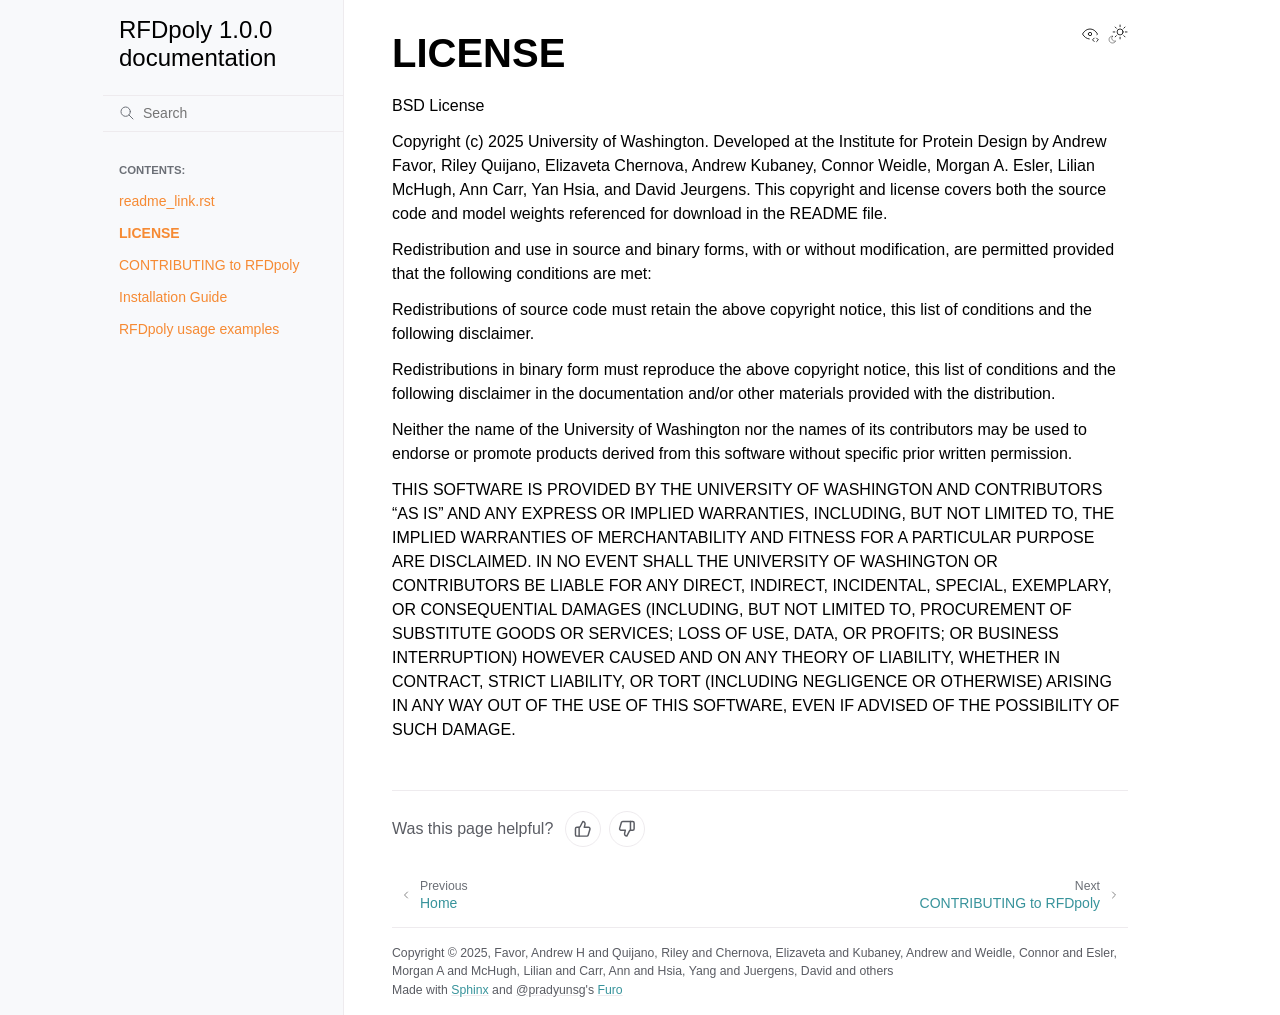
<file: license_link.html>
<!doctype html>
<html class="no-js" lang="en" data-content_root="./">
  <head><meta charset="utf-8">
    <meta name="viewport" content="width=device-width,initial-scale=1">
    <meta name="color-scheme" content="light dark"><meta name="viewport" content="width=device-width, initial-scale=1" />
<link rel="index" title="Index" href="genindex.html"><link rel="search" title="Search" href="search.html"><link rel="next" title="CONTRIBUTING to RFDpoly" href="contributing_link.html"><link rel="prev" title="RFDpoly documentation" href="index.html">

    <!-- Generated with Sphinx 9.2.0 and Furo 2025.12.19 -->
        <title>LICENSE - RFDpoly 1.0.0 documentation</title>
      <link rel="stylesheet" type="text/css" href="_static/pygments.css?v=d111a655" />
    <link rel="stylesheet" type="text/css" href="_static/styles/furo.css?v=7bdb33bb" />
    <link rel="stylesheet" type="text/css" href="_static/copybutton.css?v=76b2166b" />
    <link rel="stylesheet" type="text/css" href="_static/styles/furo-extensions.css?v=8dab3a3b" />
    <link rel="stylesheet" type="text/css" href="_static/page_feedback.css?v=e9bd5b4a" />
    
    


<style>
  body {
    --color-code-background: #f2f2f2;
  --color-code-foreground: #1e1e1e;
  --color-brand-primary: #F68A33;
  --color-brand-content: #37939B;
  --font-stack: Open Sans, sans-serif;
  --font-stack--headings: Open Sans, sans-serif;
  --color-background-hover: #DCE8E8ff;
  --color-announcement-background: #F68A33dd;
  --color-announcement-text: #070707;
  --color-brand-visited: #37939B;
  
  }
  @media not print {
    body[data-theme="dark"] {
      --color-code-background: #202020;
  --color-code-foreground: #d0d0d0;
  --color-brand-primary: #37939B;
  --color-brand-content: #F68A33;
  --font-stack: Open Sans, sans-serif;
  --font-stack--headings: Open Sans, sans-serif;
  --color-brand-visited: #37939B;
  
    }
    @media (prefers-color-scheme: dark) {
      body:not([data-theme="light"]) {
        --color-code-background: #202020;
  --color-code-foreground: #d0d0d0;
  --color-brand-primary: #37939B;
  --color-brand-content: #F68A33;
  --font-stack: Open Sans, sans-serif;
  --font-stack--headings: Open Sans, sans-serif;
  --color-brand-visited: #37939B;
  
      }
    }
  }
</style></head>
  <body>
    
    <script>
      document.body.dataset.theme = localStorage.getItem("theme") || "auto";
    </script>
    

<svg xmlns="http://www.w3.org/2000/svg" style="display: none;">
  <symbol id="svg-toc" viewBox="0 0 24 24">
    <title>Contents</title>
    <svg stroke="currentColor" fill="currentColor" stroke-width="0" viewBox="0 0 1024 1024">
      <path d="M408 442h480c4.4 0 8-3.6 8-8v-56c0-4.4-3.6-8-8-8H408c-4.4 0-8 3.6-8 8v56c0 4.4 3.6 8 8 8zm-8 204c0 4.4 3.6 8 8 8h480c4.4 0 8-3.6 8-8v-56c0-4.4-3.6-8-8-8H408c-4.4 0-8 3.6-8 8v56zm504-486H120c-4.4 0-8 3.6-8 8v56c0 4.4 3.6 8 8 8h784c4.4 0 8-3.6 8-8v-56c0-4.4-3.6-8-8-8zm0 632H120c-4.4 0-8 3.6-8 8v56c0 4.4 3.6 8 8 8h784c4.4 0 8-3.6 8-8v-56c0-4.4-3.6-8-8-8zM115.4 518.9L271.7 642c5.8 4.6 14.4.5 14.4-6.9V388.9c0-7.4-8.5-11.5-14.4-6.9L115.4 505.1a8.74 8.74 0 0 0 0 13.8z"/>
    </svg>
  </symbol>
  <symbol id="svg-menu" viewBox="0 0 24 24">
    <title>Menu</title>
    <svg xmlns="http://www.w3.org/2000/svg" viewBox="0 0 24 24" fill="none" stroke="currentColor"
      stroke-width="2" stroke-linecap="round" stroke-linejoin="round" class="feather-menu">
      <line x1="3" y1="12" x2="21" y2="12"></line>
      <line x1="3" y1="6" x2="21" y2="6"></line>
      <line x1="3" y1="18" x2="21" y2="18"></line>
    </svg>
  </symbol>
  <symbol id="svg-arrow-right" viewBox="0 0 24 24">
    <title>Expand</title>
    <svg xmlns="http://www.w3.org/2000/svg" viewBox="0 0 24 24" fill="none" stroke="currentColor"
      stroke-width="2" stroke-linecap="round" stroke-linejoin="round" class="feather-chevron-right">
      <polyline points="9 18 15 12 9 6"></polyline>
    </svg>
  </symbol>
  <symbol id="svg-sun" viewBox="0 0 24 24">
    <title>Light mode</title>
    <svg xmlns="http://www.w3.org/2000/svg" viewBox="0 0 24 24" fill="none" stroke="currentColor"
      stroke-width="1" stroke-linecap="round" stroke-linejoin="round" class="feather-sun">
      <circle cx="12" cy="12" r="5"></circle>
      <line x1="12" y1="1" x2="12" y2="3"></line>
      <line x1="12" y1="21" x2="12" y2="23"></line>
      <line x1="4.22" y1="4.22" x2="5.64" y2="5.64"></line>
      <line x1="18.36" y1="18.36" x2="19.78" y2="19.78"></line>
      <line x1="1" y1="12" x2="3" y2="12"></line>
      <line x1="21" y1="12" x2="23" y2="12"></line>
      <line x1="4.22" y1="19.78" x2="5.64" y2="18.36"></line>
      <line x1="18.36" y1="5.64" x2="19.78" y2="4.22"></line>
    </svg>
  </symbol>
  <symbol id="svg-moon" viewBox="0 0 24 24">
    <title>Dark mode</title>
    <svg xmlns="http://www.w3.org/2000/svg" viewBox="0 0 24 24" fill="none" stroke="currentColor"
      stroke-width="1" stroke-linecap="round" stroke-linejoin="round" class="icon-tabler-moon">
      <path stroke="none" d="M0 0h24v24H0z" fill="none" />
      <path d="M12 3c.132 0 .263 0 .393 0a7.5 7.5 0 0 0 7.92 12.446a9 9 0 1 1 -8.313 -12.454z" />
    </svg>
  </symbol>
  <symbol id="svg-sun-with-moon" viewBox="0 0 24 24">
    <title>Auto light/dark, in light mode</title>
    <svg xmlns="http://www.w3.org/2000/svg" viewBox="0 0 24 24" fill="none" stroke="currentColor"
      stroke-width="1" stroke-linecap="round" stroke-linejoin="round"
      class="icon-custom-derived-from-feather-sun-and-tabler-moon">
      <path style="opacity: 50%" d="M 5.411 14.504 C 5.471 14.504 5.532 14.504 5.591 14.504 C 3.639 16.319 4.383 19.569 6.931 20.352 C 7.693 20.586 8.512 20.551 9.25 20.252 C 8.023 23.207 4.056 23.725 2.11 21.184 C 0.166 18.642 1.702 14.949 4.874 14.536 C 5.051 14.512 5.231 14.5 5.411 14.5 L 5.411 14.504 Z"/>
      <line x1="14.5" y1="3.25" x2="14.5" y2="1.25"/>
      <line x1="14.5" y1="15.85" x2="14.5" y2="17.85"/>
      <line x1="10.044" y1="5.094" x2="8.63" y2="3.68"/>
      <line x1="19" y1="14.05" x2="20.414" y2="15.464"/>
      <line x1="8.2" y1="9.55" x2="6.2" y2="9.55"/>
      <line x1="20.8" y1="9.55" x2="22.8" y2="9.55"/>
      <line x1="10.044" y1="14.006" x2="8.63" y2="15.42"/>
      <line x1="19" y1="5.05" x2="20.414" y2="3.636"/>
      <circle cx="14.5" cy="9.55" r="3.6"/>
    </svg>
  </symbol>
  <symbol id="svg-moon-with-sun" viewBox="0 0 24 24">
    <title>Auto light/dark, in dark mode</title>
    <svg xmlns="http://www.w3.org/2000/svg" viewBox="0 0 24 24" fill="none" stroke="currentColor"
      stroke-width="1" stroke-linecap="round" stroke-linejoin="round"
      class="icon-custom-derived-from-feather-sun-and-tabler-moon">
      <path d="M 8.282 7.007 C 8.385 7.007 8.494 7.007 8.595 7.007 C 5.18 10.184 6.481 15.869 10.942 17.24 C 12.275 17.648 13.706 17.589 15 17.066 C 12.851 22.236 5.91 23.143 2.505 18.696 C -0.897 14.249 1.791 7.786 7.342 7.063 C 7.652 7.021 7.965 7 8.282 7 L 8.282 7.007 Z"/>
      <line style="opacity: 50%" x1="18" y1="3.705" x2="18" y2="2.5"/>
      <line style="opacity: 50%" x1="18" y1="11.295" x2="18" y2="12.5"/>
      <line style="opacity: 50%" x1="15.316" y1="4.816" x2="14.464" y2="3.964"/>
      <line style="opacity: 50%" x1="20.711" y1="10.212" x2="21.563" y2="11.063"/>
      <line style="opacity: 50%" x1="14.205" y1="7.5" x2="13.001" y2="7.5"/>
      <line style="opacity: 50%" x1="21.795" y1="7.5" x2="23" y2="7.5"/>
      <line style="opacity: 50%" x1="15.316" y1="10.184" x2="14.464" y2="11.036"/>
      <line style="opacity: 50%" x1="20.711" y1="4.789" x2="21.563" y2="3.937"/>
      <circle style="opacity: 50%" cx="18" cy="7.5" r="2.169"/>
    </svg>
  </symbol>
  <symbol id="svg-pencil" viewBox="0 0 24 24">
    <svg xmlns="http://www.w3.org/2000/svg" viewBox="0 0 24 24" fill="none" stroke="currentColor"
      stroke-width="1" stroke-linecap="round" stroke-linejoin="round" class="icon-tabler-pencil-code">
      <path d="M4 20h4l10.5 -10.5a2.828 2.828 0 1 0 -4 -4l-10.5 10.5v4" />
      <path d="M13.5 6.5l4 4" />
      <path d="M20 21l2 -2l-2 -2" />
      <path d="M17 17l-2 2l2 2" />
    </svg>
  </symbol>
  <symbol id="svg-eye" viewBox="0 0 24 24">
    <svg xmlns="http://www.w3.org/2000/svg" viewBox="0 0 24 24" fill="none" stroke="currentColor"
      stroke-width="1" stroke-linecap="round" stroke-linejoin="round" class="icon-tabler-eye-code">
      <path stroke="none" d="M0 0h24v24H0z" fill="none" />
      <path d="M10 12a2 2 0 1 0 4 0a2 2 0 0 0 -4 0" />
      <path
        d="M11.11 17.958c-3.209 -.307 -5.91 -2.293 -8.11 -5.958c2.4 -4 5.4 -6 9 -6c3.6 0 6.6 2 9 6c-.21 .352 -.427 .688 -.647 1.008" />
      <path d="M20 21l2 -2l-2 -2" />
      <path d="M17 17l-2 2l2 2" />
    </svg>
  </symbol>
</svg>

<input type="checkbox" class="sidebar-toggle" name="__navigation" id="__navigation" aria-label="Toggle site navigation sidebar">
<input type="checkbox" class="sidebar-toggle" name="__toc" id="__toc" aria-label="Toggle table of contents sidebar">
<label class="overlay sidebar-overlay" for="__navigation"></label>
<label class="overlay toc-overlay" for="__toc"></label>

<a class="skip-to-content muted-link" href="#furo-main-content">Skip to content</a>



<div class="page">
  <header class="mobile-header">
    <div class="header-left">
      <label class="nav-overlay-icon" for="__navigation">
        <span class="icon"><svg><use href="#svg-menu"></use></svg></span>
      </label>
    </div>
    <div class="header-center">
      <a href="index.html"><div class="brand">RFDpoly 1.0.0 documentation</div></a>
    </div>
    <div class="header-right">
      <div class="theme-toggle-container theme-toggle-header">
        <button class="theme-toggle" aria-label="Toggle Light / Dark / Auto color theme">
          <svg class="theme-icon-when-auto-light"><use href="#svg-sun-with-moon"></use></svg>
          <svg class="theme-icon-when-auto-dark"><use href="#svg-moon-with-sun"></use></svg>
          <svg class="theme-icon-when-dark"><use href="#svg-moon"></use></svg>
          <svg class="theme-icon-when-light"><use href="#svg-sun"></use></svg>
        </button>
      </div>
      <label class="toc-overlay-icon toc-header-icon no-toc" for="__toc">
        <span class="icon"><svg><use href="#svg-toc"></use></svg></span>
      </label>
    </div>
  </header>
  <aside class="sidebar-drawer">
    <div class="sidebar-container">
      
      <div class="sidebar-sticky"><a class="sidebar-brand" href="index.html">
  
  <span class="sidebar-brand-text">RFDpoly 1.0.0 documentation</span>
  
</a><form class="sidebar-search-container" method="get" action="search.html" role="search">
  <input class="sidebar-search" placeholder="Search" name="q" aria-label="Search">
  <input type="hidden" name="check_keywords" value="yes">
  <input type="hidden" name="area" value="default">
</form>
<div id="searchbox"></div><div class="sidebar-scroll"><div class="sidebar-tree">
  <p class="caption" role="heading"><span class="caption-text">Contents:</span></p>
<ul class="current">
<li class="toctree-l1"><a class="reference internal" href="index.html">readme_link.rst</a></li>
<li class="toctree-l1 current current-page"><a class="current reference internal" href="#">LICENSE</a></li>
<li class="toctree-l1"><a class="reference internal" href="contributing_link.html">CONTRIBUTING to RFDpoly</a></li>
<li class="toctree-l1"><a class="reference internal" href="installation_guide.html">Installation Guide</a></li>
<li class="toctree-l1"><a class="reference internal" href="rfdpoly_usage_examples.html">RFDpoly usage examples</a></li>
</ul>

</div>
</div>

      </div>
      
    </div>
  </aside>
  <div class="main">
    <div class="content">
      <div class="article-container">
        <a href="#" class="back-to-top muted-link">
          <svg xmlns="http://www.w3.org/2000/svg" viewBox="0 0 24 24">
            <path d="M13 20h-2V8l-5.5 5.5-1.42-1.42L12 4.16l7.92 7.92-1.42 1.42L13 8v12z"></path>
          </svg>
          <span>Back to top</span>
        </a>
        <div class="content-icon-container">
          <div class="view-this-page">
  <a class="muted-link" href="_sources/license_link.rst.txt" title="View this page">
    <svg><use href="#svg-eye"></use></svg>
    <span class="visually-hidden">View this page</span>
  </a>
</div>
<div class="theme-toggle-container theme-toggle-content">
            <button class="theme-toggle" aria-label="Toggle Light / Dark / Auto color theme">
              <svg class="theme-icon-when-auto-light"><use href="#svg-sun-with-moon"></use></svg>
              <svg class="theme-icon-when-auto-dark"><use href="#svg-moon-with-sun"></use></svg>
              <svg class="theme-icon-when-dark"><use href="#svg-moon"></use></svg>
              <svg class="theme-icon-when-light"><use href="#svg-sun"></use></svg>
            </button>
          </div>
          <label class="toc-overlay-icon toc-content-icon no-toc" for="__toc">
            <span class="icon"><svg><use href="#svg-toc"></use></svg></span>
          </label>
        </div>
        <article role="main" id="furo-main-content">
          
  <section id="license">
<h1>LICENSE<a class="headerlink" href="#license" title="Link to this heading">¶</a></h1>
<p>BSD License</p>
<p>Copyright (c) 2025 University of Washington. Developed at the Institute for
Protein Design by Andrew Favor, Riley Quijano, Elizaveta Chernova, Andrew
Kubaney, Connor Weidle, Morgan A. Esler, Lilian McHugh, Ann Carr, Yan Hsia,
and David Jeurgens. This copyright and license covers both the source code and
model weights referenced for download in the README file.</p>
<p>Redistribution and use in source and binary forms, with or without
modification, are permitted provided that the following conditions are met:</p>
<p>Redistributions of source code must retain the above copyright notice, this
list of conditions and the following disclaimer.</p>
<p>Redistributions in binary form must reproduce the above copyright notice, this
list of conditions and the following disclaimer in the documentation and/or
other materials provided with the distribution.</p>
<p>Neither the name of the University of Washington nor the names of its
contributors may be used to endorse or promote products derived from this
software without specific prior written permission.</p>
<p>THIS SOFTWARE IS PROVIDED BY THE UNIVERSITY OF WASHINGTON AND CONTRIBUTORS “AS
IS” AND ANY EXPRESS OR IMPLIED WARRANTIES, INCLUDING, BUT NOT LIMITED TO, THE
IMPLIED WARRANTIES OF MERCHANTABILITY AND FITNESS FOR A PARTICULAR PURPOSE ARE
DISCLAIMED. IN NO EVENT SHALL THE UNIVERSITY OF WASHINGTON OR CONTRIBUTORS BE
LIABLE FOR ANY DIRECT, INDIRECT, INCIDENTAL, SPECIAL, EXEMPLARY, OR
CONSEQUENTIAL DAMAGES (INCLUDING, BUT NOT LIMITED TO, PROCUREMENT OF SUBSTITUTE
GOODS OR SERVICES; LOSS OF USE, DATA, OR PROFITS; OR BUSINESS INTERRUPTION)
HOWEVER CAUSED AND ON ANY THEORY OF LIABILITY, WHETHER IN CONTRACT, STRICT
LIABILITY, OR TORT (INCLUDING NEGLIGENCE OR OTHERWISE) ARISING IN ANY WAY OUT
OF THE USE OF THIS SOFTWARE, EVEN IF ADVISED OF THE POSSIBILITY OF SUCH DAMAGE.</p>
</section>

  <div class="page-feedback" data-source="inline">
    
  <p class="page-feedback-question">Was this page helpful?</p>
  <div class="page-feedback-buttons">
    <button type="button" class="page-feedback-button" data-helpful="yes" aria-label="Yes" title="Yes">
      <svg viewBox="0 0 24 24" aria-hidden="true"><path d="M7 10v12"/><path d="M15 5.88 14 10h5.83a2 2 0 0 1 1.92 2.56l-2.33 8A2 2 0 0 1 17.5 22H4a2 2 0 0 1-2-2v-8a2 2 0 0 1 2-2h2.76a2 2 0 0 0 1.79-1.11L12 2a3.13 3.13 0 0 1 3 3.88Z"/></svg>
    </button>
    <button type="button" class="page-feedback-button" data-helpful="no" aria-label="No" title="No">
      <svg viewBox="0 0 24 24" aria-hidden="true"><path d="M17 14V2"/><path d="M9 18.12 10 14H4.17a2 2 0 0 1-1.92-2.56l2.33-8A2 2 0 0 1 6.5 2H20a2 2 0 0 1 2 2v8a2 2 0 0 1-2 2h-2.76a2 2 0 0 0-1.79 1.11L12 22a3.13 3.13 0 0 1-3-3.88Z"/></svg>
    </button>
  </div>
  <form class="page-feedback-comment" hidden>
    <fieldset class="page-feedback-reasons">
      <legend>Sorry about that. What went wrong? (optional)</legend>
      
      <label><input type="radio" name="page-feedback-reason-inline" value="It's unclear or hard to follow"> It's unclear or hard to follow</label>
      
      <label><input type="radio" name="page-feedback-reason-inline" value="It's outdated or incorrect"> It's outdated or incorrect</label>
      
      <label><input type="radio" name="page-feedback-reason-inline" value="An example or command didn't work"> An example or command didn't work</label>
      
      <label><input type="radio" name="page-feedback-reason-inline" value="I didn't find what I needed"> I didn't find what I needed</label>
      
    </fieldset>
    <label for="page-feedback-comment-inline">Tell us more (optional)</label>
    <textarea id="page-feedback-comment-inline" rows="3" maxlength="1000"></textarea>
    <p class="page-feedback-privacy">Please don't include personal information such as your name or email.</p>
    <div class="page-feedback-comment-actions">
      <button type="submit" class="page-feedback-send">Send</button>
      <button type="button" class="page-feedback-skip">Skip</button>
    </div>
  </form>
  <p class="page-feedback-thanks" role="status" hidden>Thanks for your feedback!</p>

  </div>
  <dialog class="page-feedback-popup" data-source="popup" aria-label="Page feedback">
    <div class="page-feedback-popup-body">
      <button type="button" class="page-feedback-popup-close" aria-label="Close" title="Close">&times;</button>
      
  <p class="page-feedback-question">Was this page helpful?</p>
  <div class="page-feedback-buttons">
    <button type="button" class="page-feedback-button" data-helpful="yes" aria-label="Yes" title="Yes">
      <svg viewBox="0 0 24 24" aria-hidden="true"><path d="M7 10v12"/><path d="M15 5.88 14 10h5.83a2 2 0 0 1 1.92 2.56l-2.33 8A2 2 0 0 1 17.5 22H4a2 2 0 0 1-2-2v-8a2 2 0 0 1 2-2h2.76a2 2 0 0 0 1.79-1.11L12 2a3.13 3.13 0 0 1 3 3.88Z"/></svg>
    </button>
    <button type="button" class="page-feedback-button" data-helpful="no" aria-label="No" title="No">
      <svg viewBox="0 0 24 24" aria-hidden="true"><path d="M17 14V2"/><path d="M9 18.12 10 14H4.17a2 2 0 0 1-1.92-2.56l2.33-8A2 2 0 0 1 6.5 2H20a2 2 0 0 1 2 2v8a2 2 0 0 1-2 2h-2.76a2 2 0 0 0-1.79 1.11L12 22a3.13 3.13 0 0 1-3-3.88Z"/></svg>
    </button>
  </div>
  <form class="page-feedback-comment" hidden>
    <fieldset class="page-feedback-reasons">
      <legend>Sorry about that. What went wrong? (optional)</legend>
      
      <label><input type="radio" name="page-feedback-reason-popup" value="It's unclear or hard to follow"> It's unclear or hard to follow</label>
      
      <label><input type="radio" name="page-feedback-reason-popup" value="It's outdated or incorrect"> It's outdated or incorrect</label>
      
      <label><input type="radio" name="page-feedback-reason-popup" value="An example or command didn't work"> An example or command didn't work</label>
      
      <label><input type="radio" name="page-feedback-reason-popup" value="I didn't find what I needed"> I didn't find what I needed</label>
      
    </fieldset>
    <label for="page-feedback-comment-popup">Tell us more (optional)</label>
    <textarea id="page-feedback-comment-popup" rows="3" maxlength="1000"></textarea>
    <p class="page-feedback-privacy">Please don't include personal information such as your name or email.</p>
    <div class="page-feedback-comment-actions">
      <button type="submit" class="page-feedback-send">Send</button>
      <button type="button" class="page-feedback-skip">Skip</button>
    </div>
  </form>
  <p class="page-feedback-thanks" role="status" hidden>Thanks for your feedback!</p>

    </div>
  </dialog>

        </article>
      </div>
      <footer>
        
        <div class="related-pages">
          <a class="next-page" href="contributing_link.html">
              <div class="page-info">
                <div class="context">
                  <span>Next</span>
                </div>
                <div class="title">CONTRIBUTING to RFDpoly</div>
              </div>
              <svg class="furo-related-icon"><use href="#svg-arrow-right"></use></svg>
            </a>
          <a class="prev-page" href="index.html">
              <svg class="furo-related-icon"><use href="#svg-arrow-right"></use></svg>
              <div class="page-info">
                <div class="context">
                  <span>Previous</span>
                </div>
                
                <div class="title">Home</div>
                
              </div>
            </a>
        </div>
        <div class="bottom-of-page">
          <div class="left-details">
            <div class="copyright">
                Copyright &#169; 2025, Favor, Andrew H and Quijano, Riley and Chernova, Elizaveta and Kubaney, Andrew and Weidle, Connor and Esler, Morgan A and McHugh, Lilian and Carr, Ann and Hsia, Yang and Juergens, David and others
            </div>
            Made with <a href="https://www.sphinx-doc.org/">Sphinx</a> and <a class="muted-link" href="https://pradyunsg.me">@pradyunsg</a>'s
            
            <a href="https://github.com/pradyunsg/furo">Furo</a>
            
          </div>
          <div class="right-details">
            
          </div>
        </div>
        
      </footer>
    </div>
    <aside class="toc-drawer no-toc">
      
      
      
    </aside>
  </div>
</div><script src="_static/documentation_options.js?v=8d563738"></script>
    <script src="_static/doctools.js?v=fd6eb6e6"></script>
    <script src="_static/sphinx_highlight.js?v=6ffebe34"></script>
    <script src="_static/scripts/furo.js?v=46bd48cc"></script>
    <script src="_static/clipboard.min.js?v=a7894cd8"></script>
    <script src="_static/copybutton.js?v=f281be69"></script>
    <script src="https://scripts.simpleanalyticscdn.com/latest.js"></script>
    <script src="_static/page_feedback.js?v=a393f564"></script>
    </body>
</html>
</file>
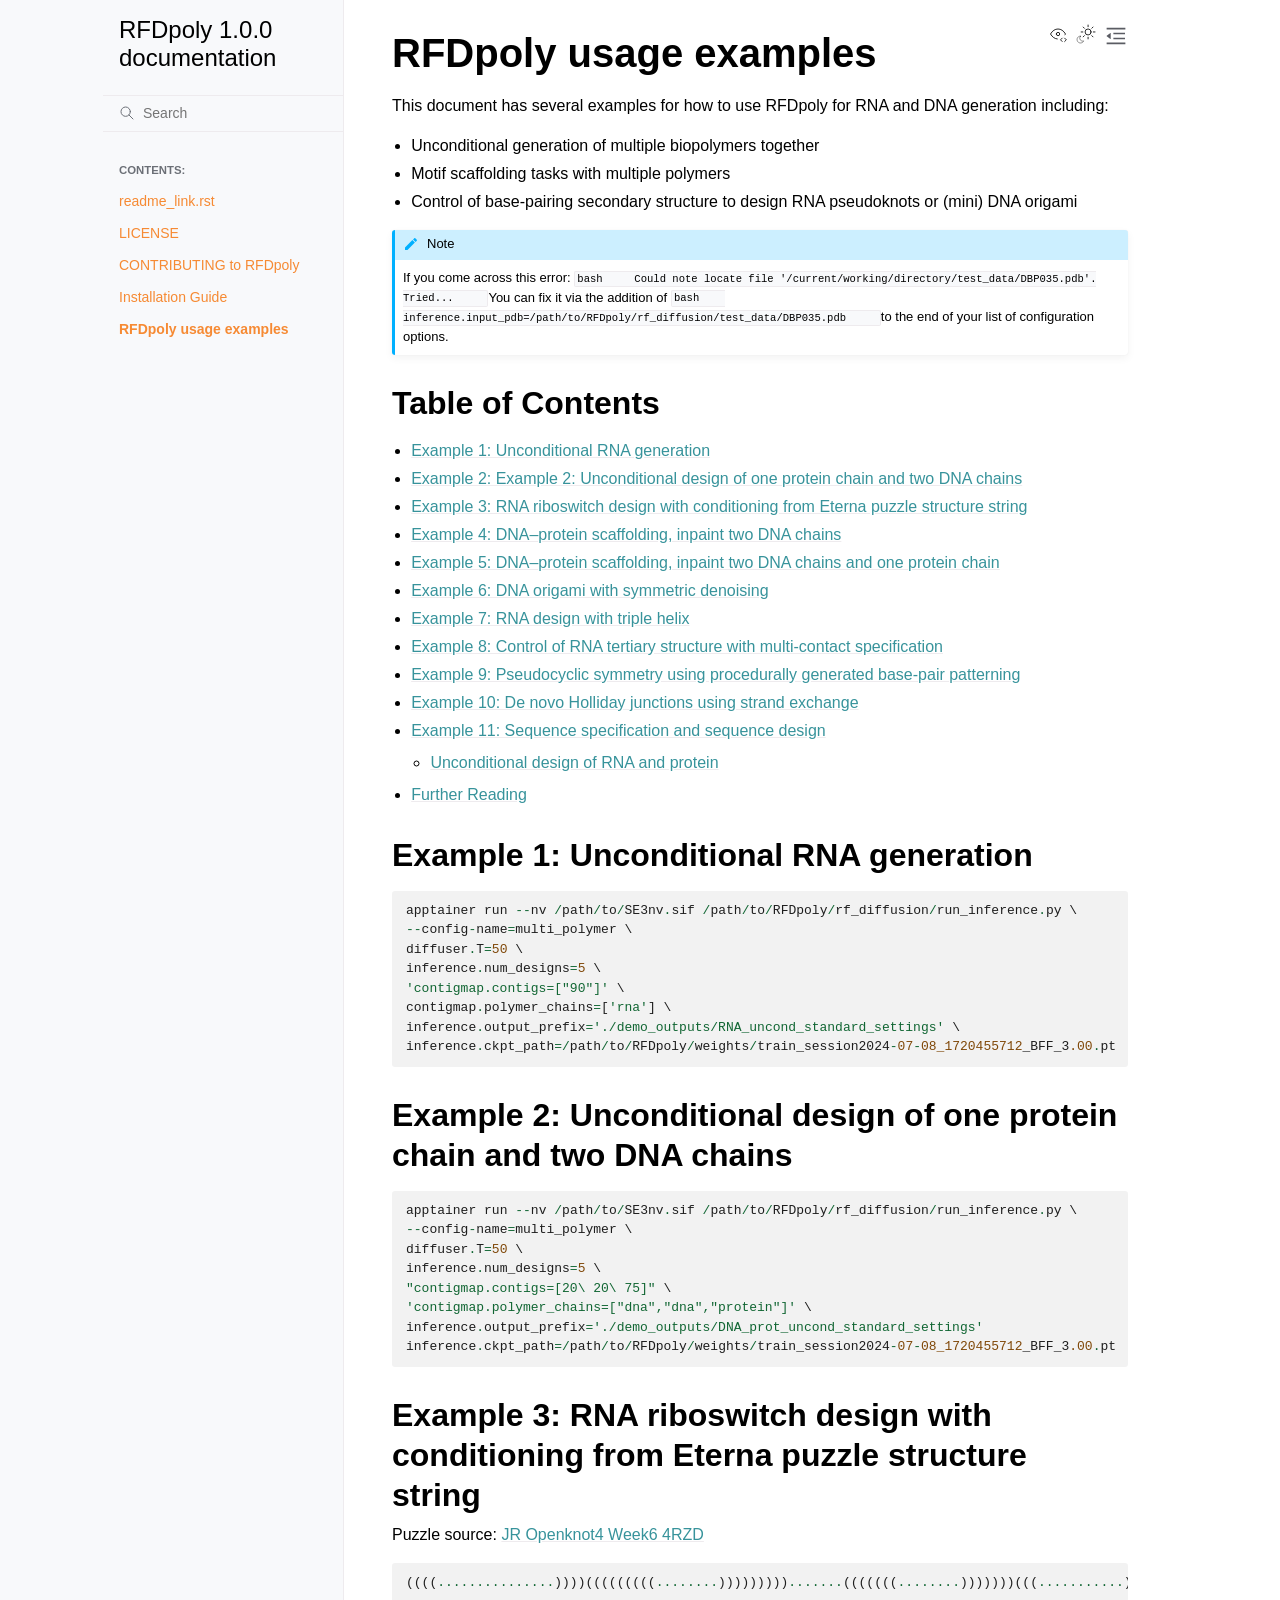
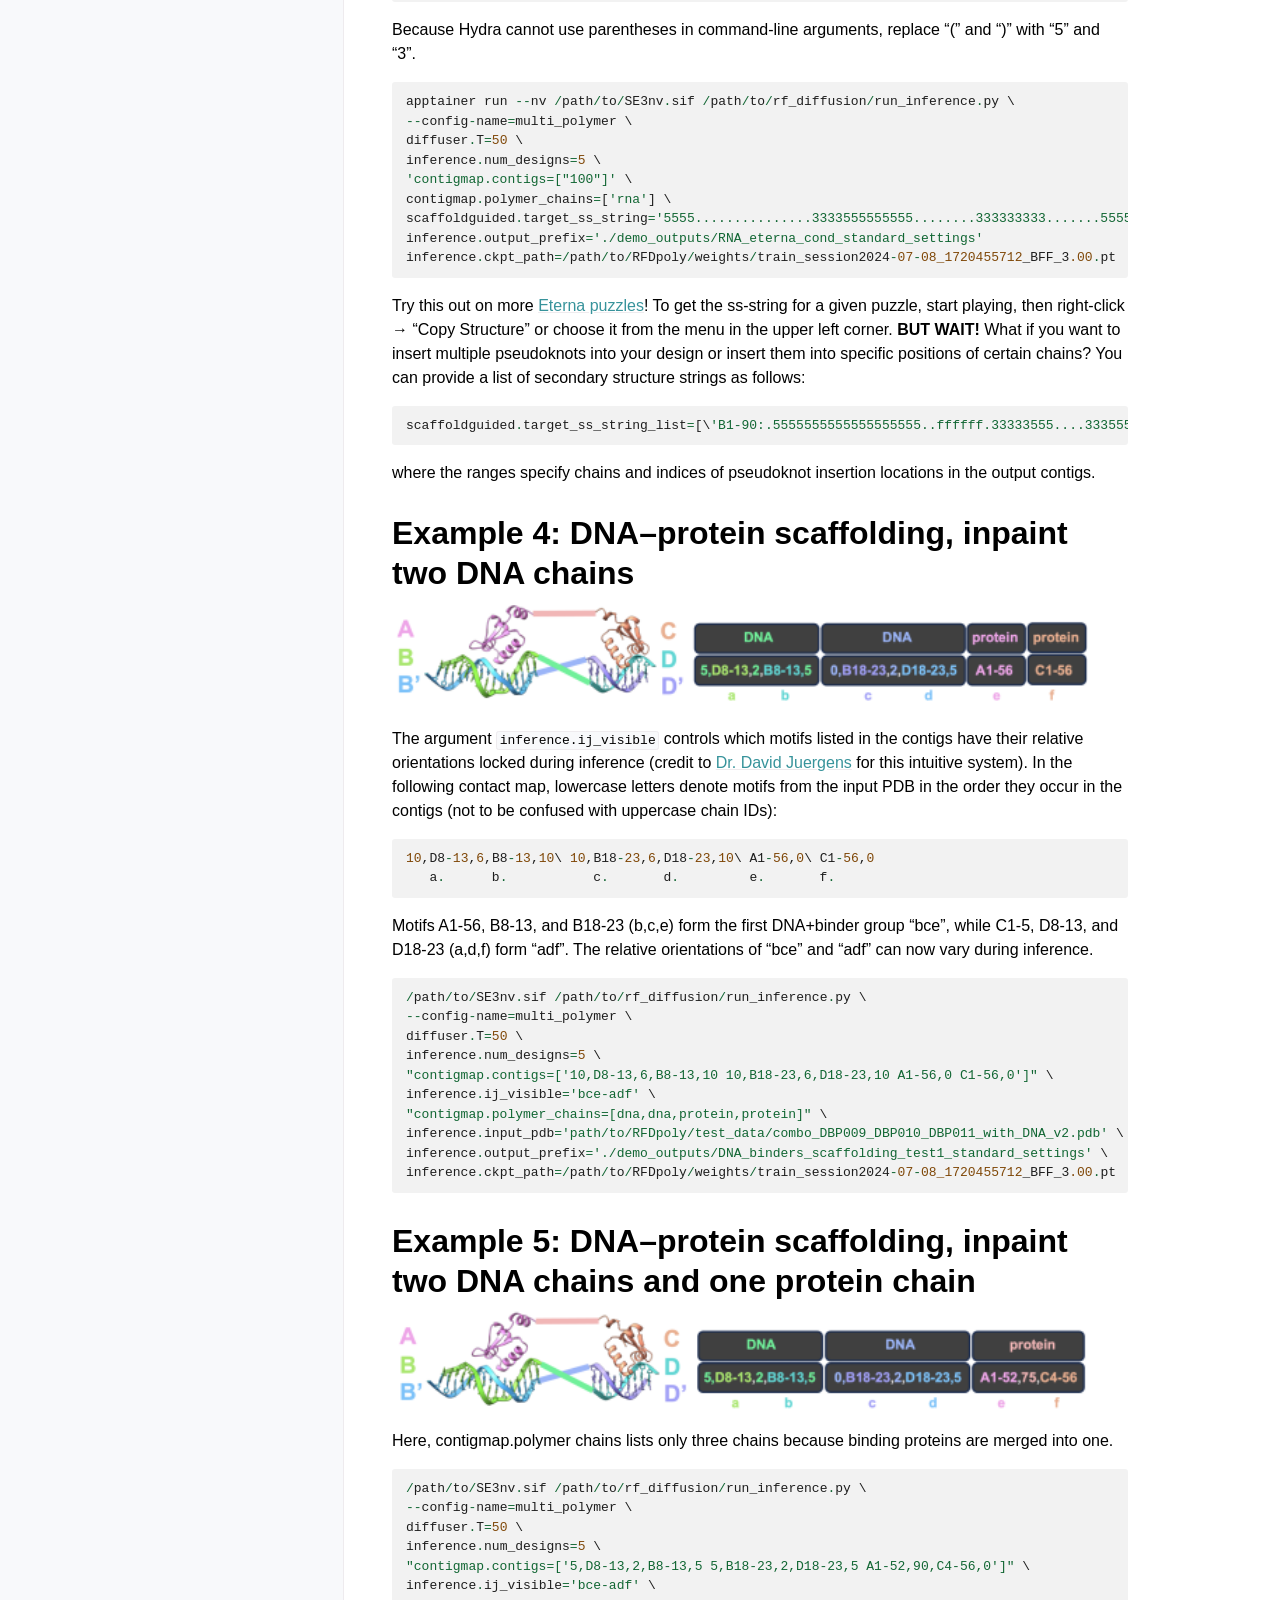
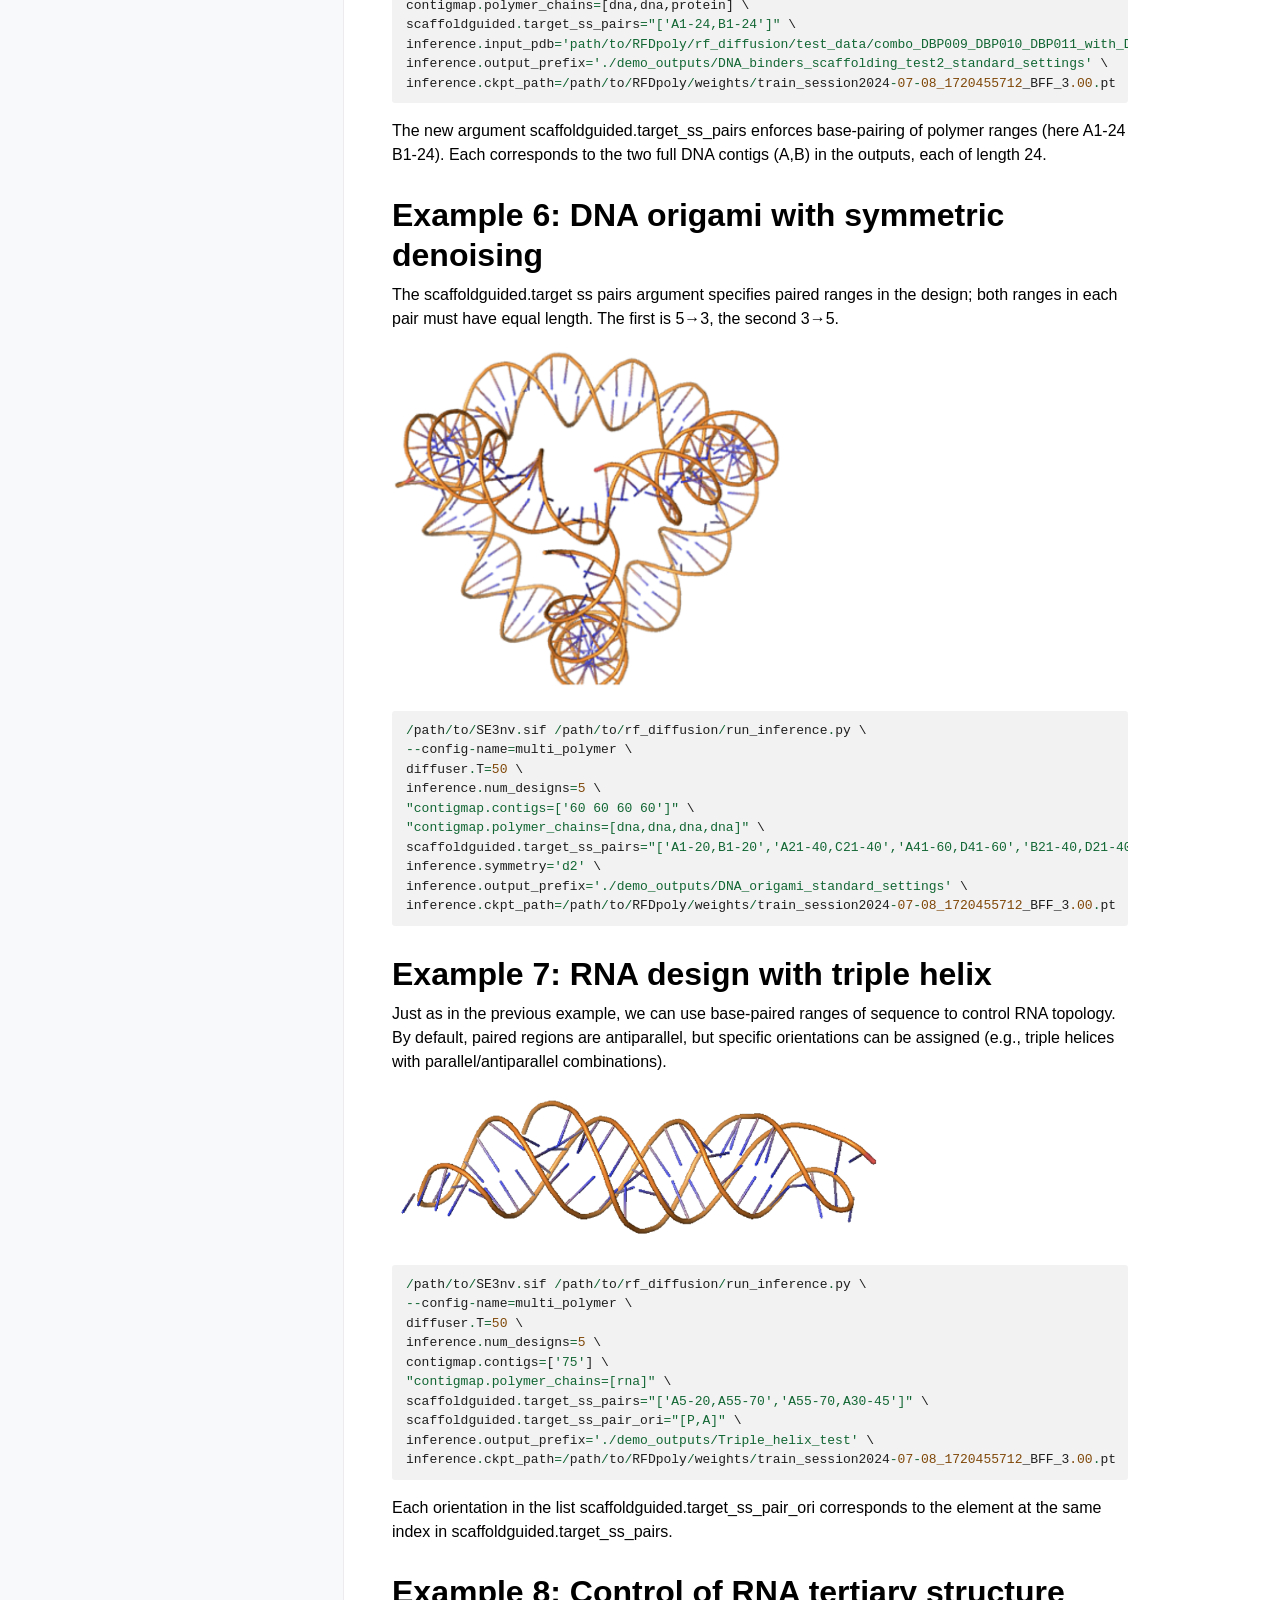
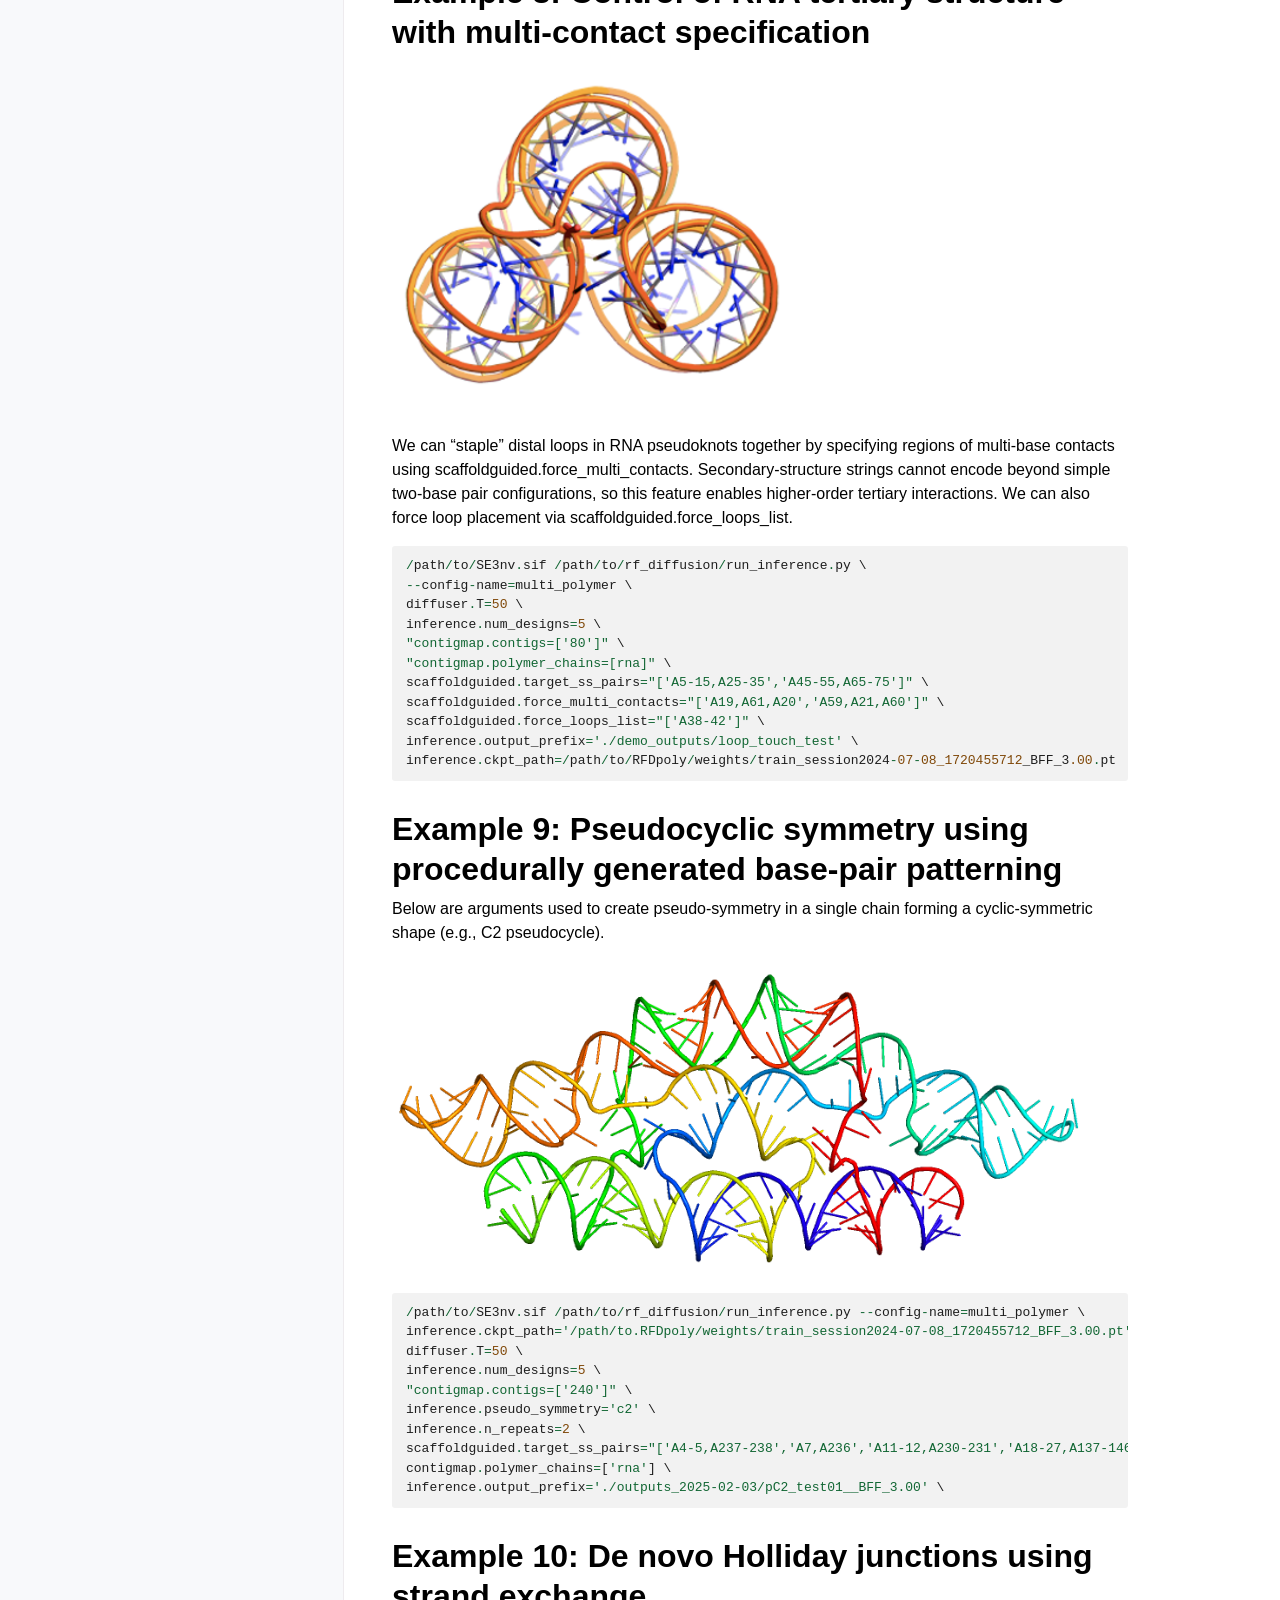
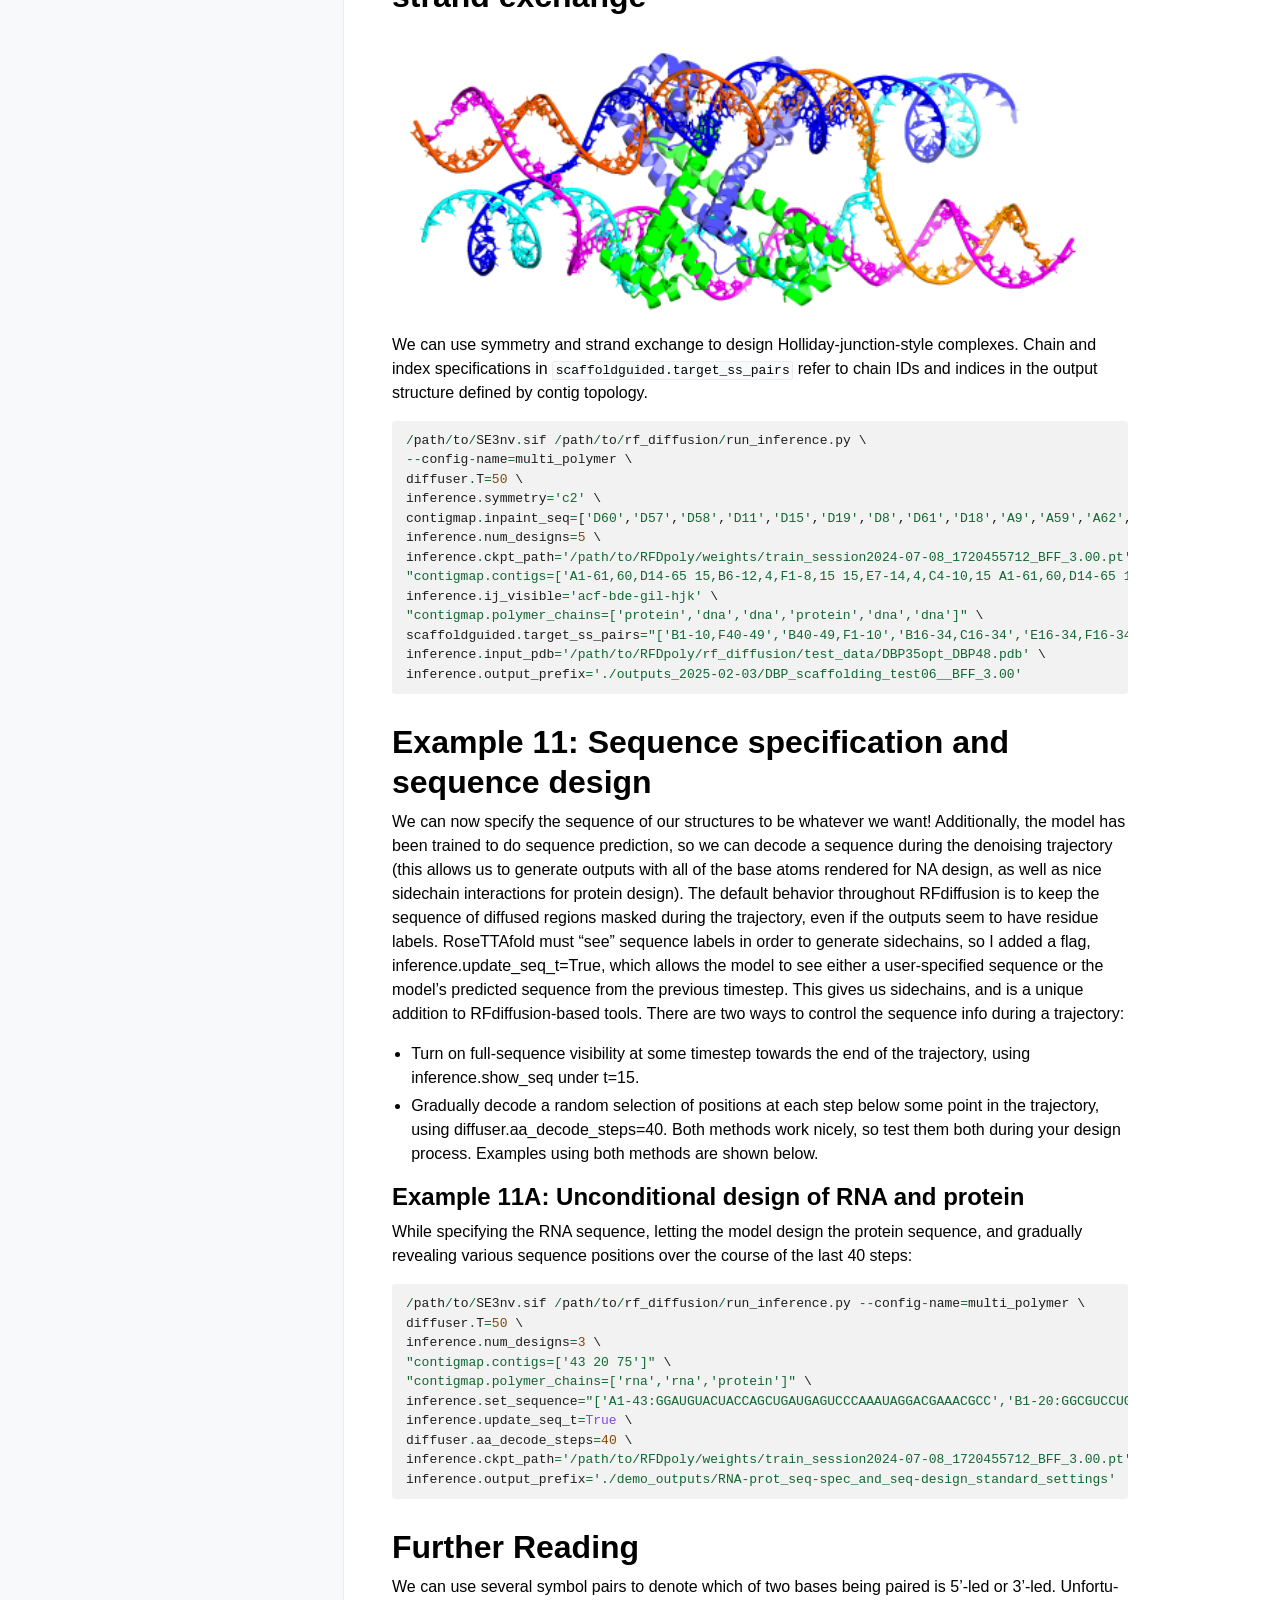
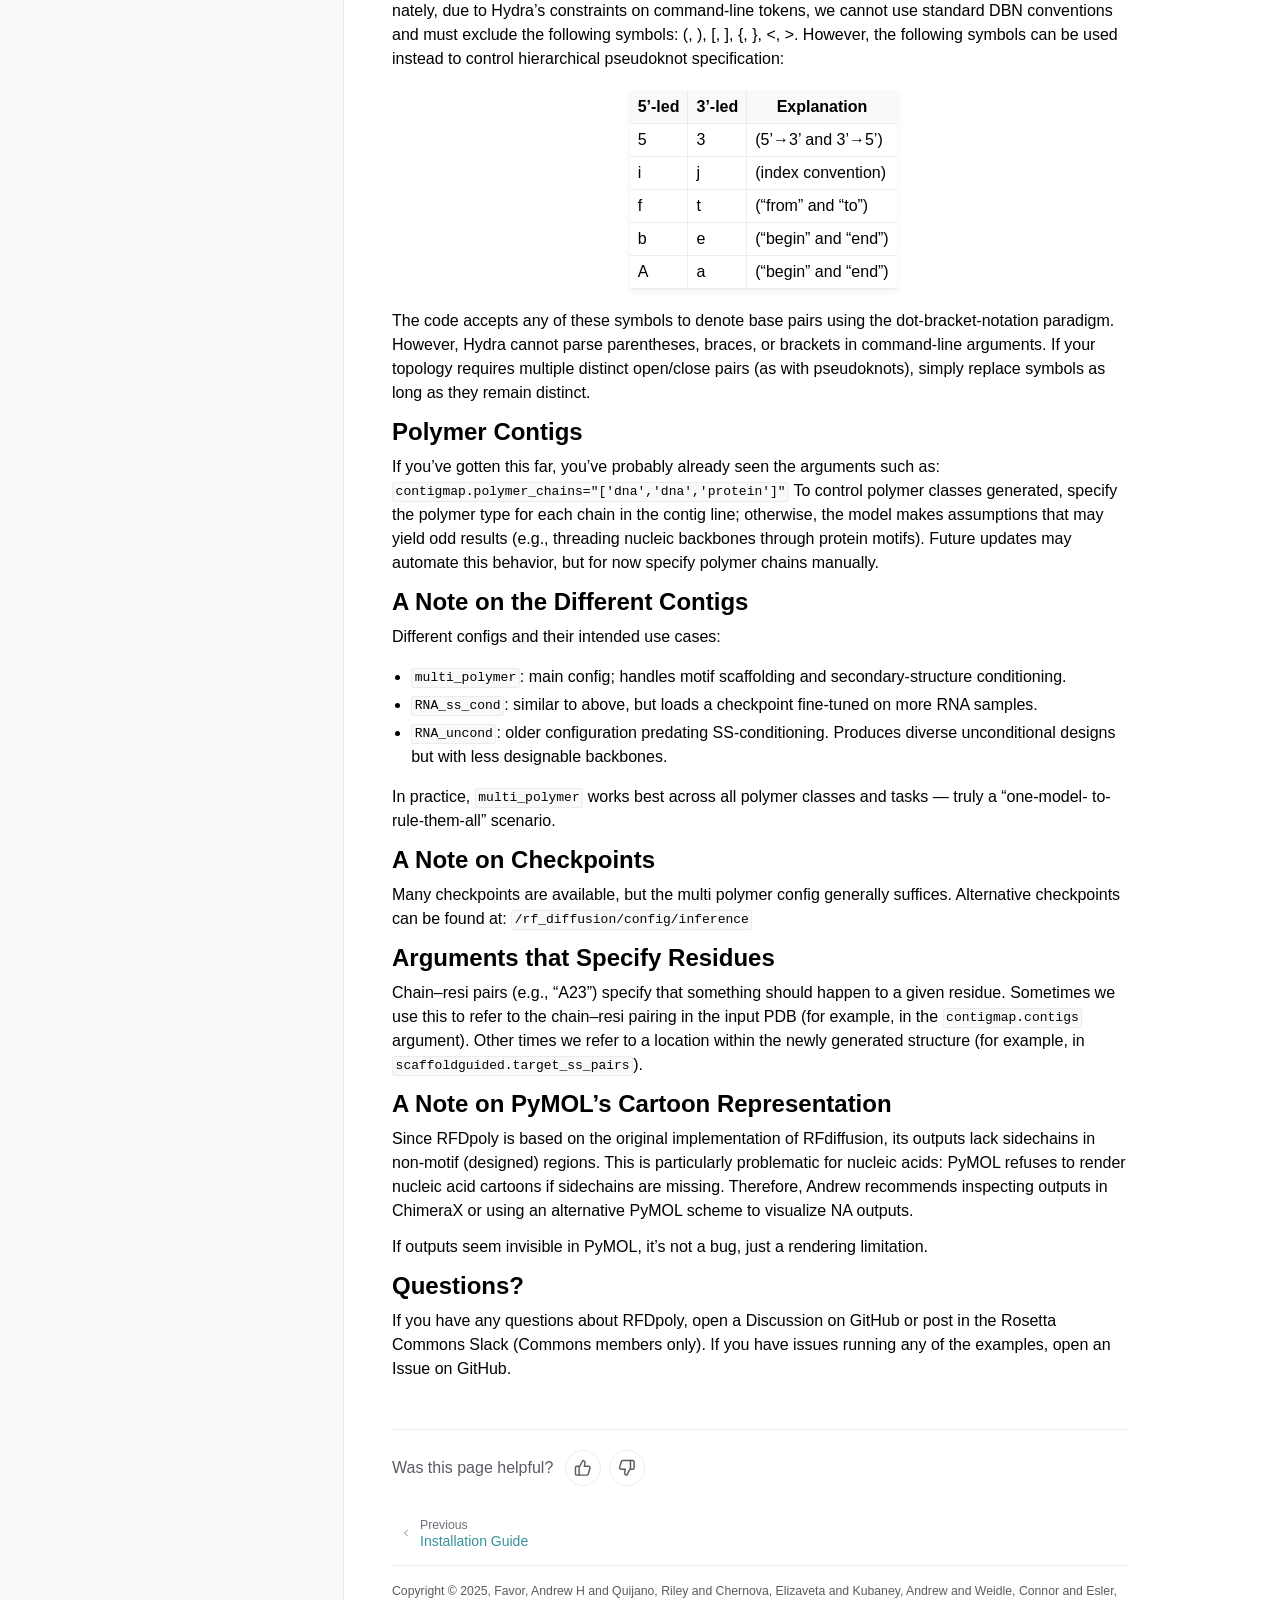
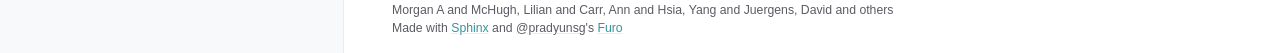
<file: rfdpoly_usage_examples.html>
<!doctype html>
<html class="no-js" lang="en" data-content_root="./">
  <head><meta charset="utf-8">
    <meta name="viewport" content="width=device-width,initial-scale=1">
    <meta name="color-scheme" content="light dark"><meta name="viewport" content="width=device-width, initial-scale=1" />
<link rel="index" title="Index" href="genindex.html"><link rel="search" title="Search" href="search.html"><link rel="prev" title="Installation Guide" href="installation_guide.html">

    <!-- Generated with Sphinx 9.2.0 and Furo 2025.12.19 -->
        <title>RFDpoly usage examples - RFDpoly 1.0.0 documentation</title>
      <link rel="stylesheet" type="text/css" href="_static/pygments.css?v=d111a655" />
    <link rel="stylesheet" type="text/css" href="_static/styles/furo.css?v=7bdb33bb" />
    <link rel="stylesheet" type="text/css" href="_static/copybutton.css?v=76b2166b" />
    <link rel="stylesheet" type="text/css" href="_static/styles/furo-extensions.css?v=8dab3a3b" />
    <link rel="stylesheet" type="text/css" href="_static/page_feedback.css?v=e9bd5b4a" />
    
    


<style>
  body {
    --color-code-background: #f2f2f2;
  --color-code-foreground: #1e1e1e;
  --color-brand-primary: #F68A33;
  --color-brand-content: #37939B;
  --font-stack: Open Sans, sans-serif;
  --font-stack--headings: Open Sans, sans-serif;
  --color-background-hover: #DCE8E8ff;
  --color-announcement-background: #F68A33dd;
  --color-announcement-text: #070707;
  --color-brand-visited: #37939B;
  
  }
  @media not print {
    body[data-theme="dark"] {
      --color-code-background: #202020;
  --color-code-foreground: #d0d0d0;
  --color-brand-primary: #37939B;
  --color-brand-content: #F68A33;
  --font-stack: Open Sans, sans-serif;
  --font-stack--headings: Open Sans, sans-serif;
  --color-brand-visited: #37939B;
  
    }
    @media (prefers-color-scheme: dark) {
      body:not([data-theme="light"]) {
        --color-code-background: #202020;
  --color-code-foreground: #d0d0d0;
  --color-brand-primary: #37939B;
  --color-brand-content: #F68A33;
  --font-stack: Open Sans, sans-serif;
  --font-stack--headings: Open Sans, sans-serif;
  --color-brand-visited: #37939B;
  
      }
    }
  }
</style></head>
  <body>
    
    <script>
      document.body.dataset.theme = localStorage.getItem("theme") || "auto";
    </script>
    

<svg xmlns="http://www.w3.org/2000/svg" style="display: none;">
  <symbol id="svg-toc" viewBox="0 0 24 24">
    <title>Contents</title>
    <svg stroke="currentColor" fill="currentColor" stroke-width="0" viewBox="0 0 1024 1024">
      <path d="M408 442h480c4.4 0 8-3.6 8-8v-56c0-4.4-3.6-8-8-8H408c-4.4 0-8 3.6-8 8v56c0 4.4 3.6 8 8 8zm-8 204c0 4.4 3.6 8 8 8h480c4.4 0 8-3.6 8-8v-56c0-4.4-3.6-8-8-8H408c-4.4 0-8 3.6-8 8v56zm504-486H120c-4.4 0-8 3.6-8 8v56c0 4.4 3.6 8 8 8h784c4.4 0 8-3.6 8-8v-56c0-4.4-3.6-8-8-8zm0 632H120c-4.4 0-8 3.6-8 8v56c0 4.4 3.6 8 8 8h784c4.4 0 8-3.6 8-8v-56c0-4.4-3.6-8-8-8zM115.4 518.9L271.7 642c5.8 4.6 14.4.5 14.4-6.9V388.9c0-7.4-8.5-11.5-14.4-6.9L115.4 505.1a8.74 8.74 0 0 0 0 13.8z"/>
    </svg>
  </symbol>
  <symbol id="svg-menu" viewBox="0 0 24 24">
    <title>Menu</title>
    <svg xmlns="http://www.w3.org/2000/svg" viewBox="0 0 24 24" fill="none" stroke="currentColor"
      stroke-width="2" stroke-linecap="round" stroke-linejoin="round" class="feather-menu">
      <line x1="3" y1="12" x2="21" y2="12"></line>
      <line x1="3" y1="6" x2="21" y2="6"></line>
      <line x1="3" y1="18" x2="21" y2="18"></line>
    </svg>
  </symbol>
  <symbol id="svg-arrow-right" viewBox="0 0 24 24">
    <title>Expand</title>
    <svg xmlns="http://www.w3.org/2000/svg" viewBox="0 0 24 24" fill="none" stroke="currentColor"
      stroke-width="2" stroke-linecap="round" stroke-linejoin="round" class="feather-chevron-right">
      <polyline points="9 18 15 12 9 6"></polyline>
    </svg>
  </symbol>
  <symbol id="svg-sun" viewBox="0 0 24 24">
    <title>Light mode</title>
    <svg xmlns="http://www.w3.org/2000/svg" viewBox="0 0 24 24" fill="none" stroke="currentColor"
      stroke-width="1" stroke-linecap="round" stroke-linejoin="round" class="feather-sun">
      <circle cx="12" cy="12" r="5"></circle>
      <line x1="12" y1="1" x2="12" y2="3"></line>
      <line x1="12" y1="21" x2="12" y2="23"></line>
      <line x1="4.22" y1="4.22" x2="5.64" y2="5.64"></line>
      <line x1="18.36" y1="18.36" x2="19.78" y2="19.78"></line>
      <line x1="1" y1="12" x2="3" y2="12"></line>
      <line x1="21" y1="12" x2="23" y2="12"></line>
      <line x1="4.22" y1="19.78" x2="5.64" y2="18.36"></line>
      <line x1="18.36" y1="5.64" x2="19.78" y2="4.22"></line>
    </svg>
  </symbol>
  <symbol id="svg-moon" viewBox="0 0 24 24">
    <title>Dark mode</title>
    <svg xmlns="http://www.w3.org/2000/svg" viewBox="0 0 24 24" fill="none" stroke="currentColor"
      stroke-width="1" stroke-linecap="round" stroke-linejoin="round" class="icon-tabler-moon">
      <path stroke="none" d="M0 0h24v24H0z" fill="none" />
      <path d="M12 3c.132 0 .263 0 .393 0a7.5 7.5 0 0 0 7.92 12.446a9 9 0 1 1 -8.313 -12.454z" />
    </svg>
  </symbol>
  <symbol id="svg-sun-with-moon" viewBox="0 0 24 24">
    <title>Auto light/dark, in light mode</title>
    <svg xmlns="http://www.w3.org/2000/svg" viewBox="0 0 24 24" fill="none" stroke="currentColor"
      stroke-width="1" stroke-linecap="round" stroke-linejoin="round"
      class="icon-custom-derived-from-feather-sun-and-tabler-moon">
      <path style="opacity: 50%" d="M 5.411 14.504 C 5.471 14.504 5.532 14.504 5.591 14.504 C 3.639 16.319 4.383 19.569 6.931 20.352 C 7.693 20.586 8.512 20.551 9.25 20.252 C 8.023 23.207 4.056 23.725 2.11 21.184 C 0.166 18.642 1.702 14.949 4.874 14.536 C 5.051 14.512 5.231 14.5 5.411 14.5 L 5.411 14.504 Z"/>
      <line x1="14.5" y1="3.25" x2="14.5" y2="1.25"/>
      <line x1="14.5" y1="15.85" x2="14.5" y2="17.85"/>
      <line x1="10.044" y1="5.094" x2="8.63" y2="3.68"/>
      <line x1="19" y1="14.05" x2="20.414" y2="15.464"/>
      <line x1="8.2" y1="9.55" x2="6.2" y2="9.55"/>
      <line x1="20.8" y1="9.55" x2="22.8" y2="9.55"/>
      <line x1="10.044" y1="14.006" x2="8.63" y2="15.42"/>
      <line x1="19" y1="5.05" x2="20.414" y2="3.636"/>
      <circle cx="14.5" cy="9.55" r="3.6"/>
    </svg>
  </symbol>
  <symbol id="svg-moon-with-sun" viewBox="0 0 24 24">
    <title>Auto light/dark, in dark mode</title>
    <svg xmlns="http://www.w3.org/2000/svg" viewBox="0 0 24 24" fill="none" stroke="currentColor"
      stroke-width="1" stroke-linecap="round" stroke-linejoin="round"
      class="icon-custom-derived-from-feather-sun-and-tabler-moon">
      <path d="M 8.282 7.007 C 8.385 7.007 8.494 7.007 8.595 7.007 C 5.18 10.184 6.481 15.869 10.942 17.24 C 12.275 17.648 13.706 17.589 15 17.066 C 12.851 22.236 5.91 23.143 2.505 18.696 C -0.897 14.249 1.791 7.786 7.342 7.063 C 7.652 7.021 7.965 7 8.282 7 L 8.282 7.007 Z"/>
      <line style="opacity: 50%" x1="18" y1="3.705" x2="18" y2="2.5"/>
      <line style="opacity: 50%" x1="18" y1="11.295" x2="18" y2="12.5"/>
      <line style="opacity: 50%" x1="15.316" y1="4.816" x2="14.464" y2="3.964"/>
      <line style="opacity: 50%" x1="20.711" y1="10.212" x2="21.563" y2="11.063"/>
      <line style="opacity: 50%" x1="14.205" y1="7.5" x2="13.001" y2="7.5"/>
      <line style="opacity: 50%" x1="21.795" y1="7.5" x2="23" y2="7.5"/>
      <line style="opacity: 50%" x1="15.316" y1="10.184" x2="14.464" y2="11.036"/>
      <line style="opacity: 50%" x1="20.711" y1="4.789" x2="21.563" y2="3.937"/>
      <circle style="opacity: 50%" cx="18" cy="7.5" r="2.169"/>
    </svg>
  </symbol>
  <symbol id="svg-pencil" viewBox="0 0 24 24">
    <svg xmlns="http://www.w3.org/2000/svg" viewBox="0 0 24 24" fill="none" stroke="currentColor"
      stroke-width="1" stroke-linecap="round" stroke-linejoin="round" class="icon-tabler-pencil-code">
      <path d="M4 20h4l10.5 -10.5a2.828 2.828 0 1 0 -4 -4l-10.5 10.5v4" />
      <path d="M13.5 6.5l4 4" />
      <path d="M20 21l2 -2l-2 -2" />
      <path d="M17 17l-2 2l2 2" />
    </svg>
  </symbol>
  <symbol id="svg-eye" viewBox="0 0 24 24">
    <svg xmlns="http://www.w3.org/2000/svg" viewBox="0 0 24 24" fill="none" stroke="currentColor"
      stroke-width="1" stroke-linecap="round" stroke-linejoin="round" class="icon-tabler-eye-code">
      <path stroke="none" d="M0 0h24v24H0z" fill="none" />
      <path d="M10 12a2 2 0 1 0 4 0a2 2 0 0 0 -4 0" />
      <path
        d="M11.11 17.958c-3.209 -.307 -5.91 -2.293 -8.11 -5.958c2.4 -4 5.4 -6 9 -6c3.6 0 6.6 2 9 6c-.21 .352 -.427 .688 -.647 1.008" />
      <path d="M20 21l2 -2l-2 -2" />
      <path d="M17 17l-2 2l2 2" />
    </svg>
  </symbol>
</svg>

<input type="checkbox" class="sidebar-toggle" name="__navigation" id="__navigation" aria-label="Toggle site navigation sidebar">
<input type="checkbox" class="sidebar-toggle" name="__toc" id="__toc" aria-label="Toggle table of contents sidebar">
<label class="overlay sidebar-overlay" for="__navigation"></label>
<label class="overlay toc-overlay" for="__toc"></label>

<a class="skip-to-content muted-link" href="#furo-main-content">Skip to content</a>



<div class="page">
  <header class="mobile-header">
    <div class="header-left">
      <label class="nav-overlay-icon" for="__navigation">
        <span class="icon"><svg><use href="#svg-menu"></use></svg></span>
      </label>
    </div>
    <div class="header-center">
      <a href="index.html"><div class="brand">RFDpoly 1.0.0 documentation</div></a>
    </div>
    <div class="header-right">
      <div class="theme-toggle-container theme-toggle-header">
        <button class="theme-toggle" aria-label="Toggle Light / Dark / Auto color theme">
          <svg class="theme-icon-when-auto-light"><use href="#svg-sun-with-moon"></use></svg>
          <svg class="theme-icon-when-auto-dark"><use href="#svg-moon-with-sun"></use></svg>
          <svg class="theme-icon-when-dark"><use href="#svg-moon"></use></svg>
          <svg class="theme-icon-when-light"><use href="#svg-sun"></use></svg>
        </button>
      </div>
      <label class="toc-overlay-icon toc-header-icon" for="__toc">
        <span class="icon"><svg><use href="#svg-toc"></use></svg></span>
      </label>
    </div>
  </header>
  <aside class="sidebar-drawer">
    <div class="sidebar-container">
      
      <div class="sidebar-sticky"><a class="sidebar-brand" href="index.html">
  
  <span class="sidebar-brand-text">RFDpoly 1.0.0 documentation</span>
  
</a><form class="sidebar-search-container" method="get" action="search.html" role="search">
  <input class="sidebar-search" placeholder="Search" name="q" aria-label="Search">
  <input type="hidden" name="check_keywords" value="yes">
  <input type="hidden" name="area" value="default">
</form>
<div id="searchbox"></div><div class="sidebar-scroll"><div class="sidebar-tree">
  <p class="caption" role="heading"><span class="caption-text">Contents:</span></p>
<ul class="current">
<li class="toctree-l1"><a class="reference internal" href="index.html">readme_link.rst</a></li>
<li class="toctree-l1"><a class="reference internal" href="license_link.html">LICENSE</a></li>
<li class="toctree-l1"><a class="reference internal" href="contributing_link.html">CONTRIBUTING to RFDpoly</a></li>
<li class="toctree-l1"><a class="reference internal" href="installation_guide.html">Installation Guide</a></li>
<li class="toctree-l1 current current-page"><a class="current reference internal" href="#">RFDpoly usage examples</a></li>
</ul>

</div>
</div>

      </div>
      
    </div>
  </aside>
  <div class="main">
    <div class="content">
      <div class="article-container">
        <a href="#" class="back-to-top muted-link">
          <svg xmlns="http://www.w3.org/2000/svg" viewBox="0 0 24 24">
            <path d="M13 20h-2V8l-5.5 5.5-1.42-1.42L12 4.16l7.92 7.92-1.42 1.42L13 8v12z"></path>
          </svg>
          <span>Back to top</span>
        </a>
        <div class="content-icon-container">
          <div class="view-this-page">
  <a class="muted-link" href="_sources/rfdpoly_usage_examples.md.txt" title="View this page">
    <svg><use href="#svg-eye"></use></svg>
    <span class="visually-hidden">View this page</span>
  </a>
</div>
<div class="theme-toggle-container theme-toggle-content">
            <button class="theme-toggle" aria-label="Toggle Light / Dark / Auto color theme">
              <svg class="theme-icon-when-auto-light"><use href="#svg-sun-with-moon"></use></svg>
              <svg class="theme-icon-when-auto-dark"><use href="#svg-moon-with-sun"></use></svg>
              <svg class="theme-icon-when-dark"><use href="#svg-moon"></use></svg>
              <svg class="theme-icon-when-light"><use href="#svg-sun"></use></svg>
            </button>
          </div>
          <label class="toc-overlay-icon toc-content-icon" for="__toc">
            <span class="icon"><svg><use href="#svg-toc"></use></svg></span>
          </label>
        </div>
        <article role="main" id="furo-main-content">
          
  <section id="rfdpoly-usage-examples">
<h1>RFDpoly usage examples<a class="headerlink" href="#rfdpoly-usage-examples" title="Link to this heading">¶</a></h1>
<p>This document has several examples for how to use RFDpoly for RNA and DNA generation including:</p>
<ul class="simple">
<li><p>Unconditional generation of multiple biopolymers together</p></li>
<li><p>Motif scaffolding tasks with multiple polymers</p></li>
<li><p>Control of base-pairing secondary structure to design RNA pseudoknots or (mini) DNA origami</p></li>
</ul>
<div class="admonition note">
<p class="admonition-title">Note</p>
<p>If you come across this error:
<code class="docutils literal notranslate"><span class="pre">bash</span>&#160;&#160;&#160;&#160; <span class="pre">Could</span> <span class="pre">note</span> <span class="pre">locate</span> <span class="pre">file</span> <span class="pre">'/current/working/directory/test_data/DBP035.pdb'.</span> <span class="pre">Tried...</span>&#160;&#160;&#160;&#160; </code>
You can fix it via the addition of
<code class="docutils literal notranslate"><span class="pre">bash</span>&#160;&#160;&#160;&#160; <span class="pre">inference.input_pdb=/path/to/RFDpoly/rf_diffusion/test_data/DBP035.pdb</span>&#160;&#160;&#160;&#160; </code>
to the end of your list of configuration options.</p>
</div>
<section id="table-of-contents">
<h2>Table of Contents<a class="headerlink" href="#table-of-contents" title="Link to this heading">¶</a></h2>
<ul>
<li><p><a class="reference internal" href="#unconditional-rna-generation">Example 1: Unconditional RNA generation</a></p></li>
<li><p><a class="reference internal" href="#unconditional-protein-2-dna">Example 2: Example 2: Unconditional design of one protein chain and two DNA chains</a></p></li>
<li><p><a class="reference internal" href="#rna-riboswitch-conditioning-eterna">Example 3: RNA riboswitch design with conditioning from Eterna puzzle structure string</a></p></li>
<li><p><a class="reference internal" href="#dna-protein-scaffolding-inpaint-2-dna">Example 4: DNA–protein scaffolding, inpaint two DNA chains</a></p></li>
<li><p><a class="reference internal" href="#dna-protein-scaffolding-inpaint-2-dna-1-protein">Example 5: DNA–protein scaffolding, inpaint two DNA chains and one protein chain</a></p></li>
<li><p><a class="reference internal" href="#dna-origami-symmetric-denoising">Example 6: DNA origami with symmetric denoising</a></p></li>
<li><p><a class="reference internal" href="#rna-design-triple-helix">Example 7: RNA design with triple helix</a></p></li>
<li><p><a class="reference internal" href="#control-rna-tertiary-multi-contact">Example 8: Control of RNA tertiary structure with multi-contact specification</a></p></li>
<li><p><a class="reference internal" href="#pseudocyclic-symmetry-base-pair-patterning">Example 9: Pseudocyclic symmetry using procedurally generated base-pair patterning</a></p></li>
<li><p><a class="reference internal" href="#de-novo-holliday-junctions">Example 10: De novo Holliday junctions using strand exchange</a></p></li>
<li><p><a class="reference internal" href="#sequence-specification-sequence-design">Example 11: Sequence specification and sequence design</a></p>
<ul class="simple">
<li><p><a class="reference internal" href="#unconditional-design-rna-protein">Unconditional design of RNA and protein</a></p></li>
</ul>
  <!-- - [Unconditional design of DNA and protein](#unconditional-design-dna-protein)-->
</li>
<li><p><a class="reference internal" href="#further-reading">Further Reading</a></p></li>
</ul>
</section>
<section id="unconditional-rna-generation">
<span id="example-1-unconditional-rna-generation"></span><h2>Example 1: Unconditional RNA generation<a class="headerlink" href="#unconditional-rna-generation" title="Link to this heading">¶</a></h2>
<div class="highlight-default notranslate"><div class="highlight"><pre><span></span><span class="n">apptainer</span> <span class="n">run</span> <span class="o">--</span><span class="n">nv</span> <span class="o">/</span><span class="n">path</span><span class="o">/</span><span class="n">to</span><span class="o">/</span><span class="n">SE3nv</span><span class="o">.</span><span class="n">sif</span> <span class="o">/</span><span class="n">path</span><span class="o">/</span><span class="n">to</span><span class="o">/</span><span class="n">RFDpoly</span><span class="o">/</span><span class="n">rf_diffusion</span><span class="o">/</span><span class="n">run_inference</span><span class="o">.</span><span class="n">py</span> \
<span class="o">--</span><span class="n">config</span><span class="o">-</span><span class="n">name</span><span class="o">=</span><span class="n">multi_polymer</span> \
<span class="n">diffuser</span><span class="o">.</span><span class="n">T</span><span class="o">=</span><span class="mi">50</span> \
<span class="n">inference</span><span class="o">.</span><span class="n">num_designs</span><span class="o">=</span><span class="mi">5</span> \
<span class="s1">&#39;contigmap.contigs=[&quot;90&quot;]&#39;</span> \
<span class="n">contigmap</span><span class="o">.</span><span class="n">polymer_chains</span><span class="o">=</span><span class="p">[</span><span class="s1">&#39;rna&#39;</span><span class="p">]</span> \
<span class="n">inference</span><span class="o">.</span><span class="n">output_prefix</span><span class="o">=</span><span class="s1">&#39;./demo_outputs/RNA_uncond_standard_settings&#39;</span> \
<span class="n">inference</span><span class="o">.</span><span class="n">ckpt_path</span><span class="o">=/</span><span class="n">path</span><span class="o">/</span><span class="n">to</span><span class="o">/</span><span class="n">RFDpoly</span><span class="o">/</span><span class="n">weights</span><span class="o">/</span><span class="n">train_session2024</span><span class="o">-</span><span class="mi">07</span><span class="o">-</span><span class="mi">08_1720455712</span><span class="n">_BFF_3</span><span class="mf">.00</span><span class="o">.</span><span class="n">pt</span>
</pre></div>
</div>
</section>
<section id="unconditional-protein-2-dna">
<span id="example-2-unconditional-design-of-one-protein-chain-and-two-dna-chains"></span><h2>Example 2: Unconditional design of one protein chain and two DNA chains<a class="headerlink" href="#unconditional-protein-2-dna" title="Link to this heading">¶</a></h2>
<div class="highlight-default notranslate"><div class="highlight"><pre><span></span><span class="n">apptainer</span> <span class="n">run</span> <span class="o">--</span><span class="n">nv</span> <span class="o">/</span><span class="n">path</span><span class="o">/</span><span class="n">to</span><span class="o">/</span><span class="n">SE3nv</span><span class="o">.</span><span class="n">sif</span> <span class="o">/</span><span class="n">path</span><span class="o">/</span><span class="n">to</span><span class="o">/</span><span class="n">RFDpoly</span><span class="o">/</span><span class="n">rf_diffusion</span><span class="o">/</span><span class="n">run_inference</span><span class="o">.</span><span class="n">py</span> \
<span class="o">--</span><span class="n">config</span><span class="o">-</span><span class="n">name</span><span class="o">=</span><span class="n">multi_polymer</span> \
<span class="n">diffuser</span><span class="o">.</span><span class="n">T</span><span class="o">=</span><span class="mi">50</span> \
<span class="n">inference</span><span class="o">.</span><span class="n">num_designs</span><span class="o">=</span><span class="mi">5</span> \
<span class="s2">&quot;contigmap.contigs=[20\ 20\ 75]&quot;</span> \
<span class="s1">&#39;contigmap.polymer_chains=[&quot;dna&quot;,&quot;dna&quot;,&quot;protein&quot;]&#39;</span> \
<span class="n">inference</span><span class="o">.</span><span class="n">output_prefix</span><span class="o">=</span><span class="s1">&#39;./demo_outputs/DNA_prot_uncond_standard_settings&#39;</span>
<span class="n">inference</span><span class="o">.</span><span class="n">ckpt_path</span><span class="o">=/</span><span class="n">path</span><span class="o">/</span><span class="n">to</span><span class="o">/</span><span class="n">RFDpoly</span><span class="o">/</span><span class="n">weights</span><span class="o">/</span><span class="n">train_session2024</span><span class="o">-</span><span class="mi">07</span><span class="o">-</span><span class="mi">08_1720455712</span><span class="n">_BFF_3</span><span class="mf">.00</span><span class="o">.</span><span class="n">pt</span>
</pre></div>
</div>
</section>
<section id="rna-riboswitch-conditioning-eterna">
<span id="example-3-rna-riboswitch-design-with-conditioning-from-eterna-puzzle-structure-string"></span><h2>Example 3: RNA riboswitch design with conditioning from Eterna puzzle structure string<a class="headerlink" href="#rna-riboswitch-conditioning-eterna" title="Link to this heading">¶</a></h2>
<p>Puzzle source: <a class="reference external" href="https://eternagame.org/labs/13195459">JR Openknot4 Week6 4RZD</a></p>
<div class="highlight-default notranslate"><div class="highlight"><pre><span></span><span class="p">((((</span><span class="o">...............</span><span class="p">))))(((((((((</span><span class="o">........</span><span class="p">)))))))))</span><span class="o">.......</span><span class="p">(((((((</span><span class="o">........</span><span class="p">)))))))(((</span><span class="o">...........</span><span class="p">)))</span><span class="o">.....</span>
</pre></div>
</div>
<p>Because Hydra cannot use parentheses in command-line arguments, replace “(” and “)” with “5”
and “3”.</p>
<div class="highlight-default notranslate"><div class="highlight"><pre><span></span><span class="n">apptainer</span> <span class="n">run</span> <span class="o">--</span><span class="n">nv</span> <span class="o">/</span><span class="n">path</span><span class="o">/</span><span class="n">to</span><span class="o">/</span><span class="n">SE3nv</span><span class="o">.</span><span class="n">sif</span> <span class="o">/</span><span class="n">path</span><span class="o">/</span><span class="n">to</span><span class="o">/</span><span class="n">rf_diffusion</span><span class="o">/</span><span class="n">run_inference</span><span class="o">.</span><span class="n">py</span> \
<span class="o">--</span><span class="n">config</span><span class="o">-</span><span class="n">name</span><span class="o">=</span><span class="n">multi_polymer</span> \
<span class="n">diffuser</span><span class="o">.</span><span class="n">T</span><span class="o">=</span><span class="mi">50</span> \
<span class="n">inference</span><span class="o">.</span><span class="n">num_designs</span><span class="o">=</span><span class="mi">5</span> \
<span class="s1">&#39;contigmap.contigs=[&quot;100&quot;]&#39;</span> \
<span class="n">contigmap</span><span class="o">.</span><span class="n">polymer_chains</span><span class="o">=</span><span class="p">[</span><span class="s1">&#39;rna&#39;</span><span class="p">]</span> \
<span class="n">scaffoldguided</span><span class="o">.</span><span class="n">target_ss_string</span><span class="o">=</span><span class="s1">&#39;5555...............3333555555555........333333333.......5555555........3333333555...........333.....&#39;</span> \
<span class="n">inference</span><span class="o">.</span><span class="n">output_prefix</span><span class="o">=</span><span class="s1">&#39;./demo_outputs/RNA_eterna_cond_standard_settings&#39;</span>
<span class="n">inference</span><span class="o">.</span><span class="n">ckpt_path</span><span class="o">=/</span><span class="n">path</span><span class="o">/</span><span class="n">to</span><span class="o">/</span><span class="n">RFDpoly</span><span class="o">/</span><span class="n">weights</span><span class="o">/</span><span class="n">train_session2024</span><span class="o">-</span><span class="mi">07</span><span class="o">-</span><span class="mi">08_1720455712</span><span class="n">_BFF_3</span><span class="mf">.00</span><span class="o">.</span><span class="n">pt</span>
</pre></div>
</div>
<p>Try this out on more <a class="reference external" href="https://eternagame.org/challenges/11843006">Eterna puzzles</a>! To get the ss-string for a given puzzle, start playing, then
right-click → “Copy Structure” or choose it from the menu in the upper left corner.
<strong>BUT WAIT!</strong> What if you want to insert multiple pseudoknots into your design or insert them
into specific positions of certain chains? You can provide a list of secondary structure strings as
follows:</p>
<div class="highlight-default notranslate"><div class="highlight"><pre><span></span><span class="n">scaffoldguided</span><span class="o">.</span><span class="n">target_ss_string_list</span><span class="o">=</span><span class="p">[</span>\<span class="s1">&#39;B1-90:.5555555555555555555..ffffff.33333555....333555....33333333333333333555555..tttttt.333333.</span><span class="se">\&#39;</span><span class="s1">,</span><span class="se">\&#39;</span><span class="s1">A116-205:.5555555555555555555..ffffff.33333555....333555....33333333333333333555555..tttttt.333333.</span><span class="se">\&#39;</span><span class="s1">] </span>
</pre></div>
</div>
<p>where the ranges specify chains and indices of pseudoknot insertion locations in the output contigs.</p>
</section>
<section id="dna-protein-scaffolding-inpaint-2-dna">
<span id="example-4-dnaprotein-scaffolding-inpaint-two-dna-chains"></span><h2>Example 4: DNA–protein scaffolding, inpaint two DNA chains<a class="headerlink" href="#dna-protein-scaffolding-inpaint-2-dna" title="Link to this heading">¶</a></h2>
<img src="_static/example_4_new.png" alt="Image of an example output that highlights each generated chain and connects it to the portion of the contig that describes it." width=700px>
<p>The argument <code class="docutils literal notranslate"><span class="pre">inference.ij_visible</span></code> controls which motifs listed in the contigs have their relative
orientations locked during inference (credit to <a class="reference external" href="https://scholar.google.com/citations?user=k6PhNDQAAAAJ&amp;hl=en">Dr. David Juergens</a> for this intuitive system). In the following
contact map, lowercase letters denote motifs from the input PDB in the order they occur in the contigs
(not to be confused with uppercase chain IDs):</p>
<div class="highlight-default notranslate"><div class="highlight"><pre><span></span><span class="mi">10</span><span class="p">,</span><span class="n">D8</span><span class="o">-</span><span class="mi">13</span><span class="p">,</span><span class="mi">6</span><span class="p">,</span><span class="n">B8</span><span class="o">-</span><span class="mi">13</span><span class="p">,</span><span class="mi">10</span>\ <span class="mi">10</span><span class="p">,</span><span class="n">B18</span><span class="o">-</span><span class="mi">23</span><span class="p">,</span><span class="mi">6</span><span class="p">,</span><span class="n">D18</span><span class="o">-</span><span class="mi">23</span><span class="p">,</span><span class="mi">10</span>\ <span class="n">A1</span><span class="o">-</span><span class="mi">56</span><span class="p">,</span><span class="mi">0</span>\ <span class="n">C1</span><span class="o">-</span><span class="mi">56</span><span class="p">,</span><span class="mi">0</span>
   <span class="n">a</span><span class="o">.</span>      <span class="n">b</span><span class="o">.</span>           <span class="n">c</span><span class="o">.</span>       <span class="n">d</span><span class="o">.</span>         <span class="n">e</span><span class="o">.</span>       <span class="n">f</span><span class="o">.</span>
</pre></div>
</div>
<p>Motifs A1-56, B8-13, and B18-23 (b,c,e) form the first DNA+binder group “bce”, while C1-5,
D8-13, and D18-23 (a,d,f) form “adf”. The relative orientations of “bce” and “adf” can now vary
during inference.</p>
<div class="highlight-default notranslate"><div class="highlight"><pre><span></span><span class="o">/</span><span class="n">path</span><span class="o">/</span><span class="n">to</span><span class="o">/</span><span class="n">SE3nv</span><span class="o">.</span><span class="n">sif</span> <span class="o">/</span><span class="n">path</span><span class="o">/</span><span class="n">to</span><span class="o">/</span><span class="n">rf_diffusion</span><span class="o">/</span><span class="n">run_inference</span><span class="o">.</span><span class="n">py</span> \
<span class="o">--</span><span class="n">config</span><span class="o">-</span><span class="n">name</span><span class="o">=</span><span class="n">multi_polymer</span> \
<span class="n">diffuser</span><span class="o">.</span><span class="n">T</span><span class="o">=</span><span class="mi">50</span> \
<span class="n">inference</span><span class="o">.</span><span class="n">num_designs</span><span class="o">=</span><span class="mi">5</span> \
<span class="s2">&quot;contigmap.contigs=[&#39;10,D8-13,6,B8-13,10 10,B18-23,6,D18-23,10 A1-56,0 C1-56,0&#39;]&quot;</span> \
<span class="n">inference</span><span class="o">.</span><span class="n">ij_visible</span><span class="o">=</span><span class="s1">&#39;bce-adf&#39;</span> \
<span class="s2">&quot;contigmap.polymer_chains=[dna,dna,protein,protein]&quot;</span> \
<span class="n">inference</span><span class="o">.</span><span class="n">input_pdb</span><span class="o">=</span><span class="s1">&#39;path/to/RFDpoly/test_data/combo_DBP009_DBP010_DBP011_with_DNA_v2.pdb&#39;</span> \
<span class="n">inference</span><span class="o">.</span><span class="n">output_prefix</span><span class="o">=</span><span class="s1">&#39;./demo_outputs/DNA_binders_scaffolding_test1_standard_settings&#39;</span> \
<span class="n">inference</span><span class="o">.</span><span class="n">ckpt_path</span><span class="o">=/</span><span class="n">path</span><span class="o">/</span><span class="n">to</span><span class="o">/</span><span class="n">RFDpoly</span><span class="o">/</span><span class="n">weights</span><span class="o">/</span><span class="n">train_session2024</span><span class="o">-</span><span class="mi">07</span><span class="o">-</span><span class="mi">08_1720455712</span><span class="n">_BFF_3</span><span class="mf">.00</span><span class="o">.</span><span class="n">pt</span>
</pre></div>
</div>
</section>
<section id="dna-protein-scaffolding-inpaint-2-dna-1-protein">
<span id="example-5-dnaprotein-scaffolding-inpaint-two-dna-chains-and-one-protein-chain"></span><h2>Example 5: DNA–protein scaffolding, inpaint two DNA chains and one protein chain<a class="headerlink" href="#dna-protein-scaffolding-inpaint-2-dna-1-protein" title="Link to this heading">¶</a></h2>
<img src="_static/example_5_new.png" alt="Image of an example output that highlights each generated chain and connects it to the portion of the contig that describes it." width=700px>
<p>Here, contigmap.polymer chains lists only three chains because binding proteins are merged into
one.</p>
<div class="highlight-default notranslate"><div class="highlight"><pre><span></span><span class="o">/</span><span class="n">path</span><span class="o">/</span><span class="n">to</span><span class="o">/</span><span class="n">SE3nv</span><span class="o">.</span><span class="n">sif</span> <span class="o">/</span><span class="n">path</span><span class="o">/</span><span class="n">to</span><span class="o">/</span><span class="n">rf_diffusion</span><span class="o">/</span><span class="n">run_inference</span><span class="o">.</span><span class="n">py</span> \
<span class="o">--</span><span class="n">config</span><span class="o">-</span><span class="n">name</span><span class="o">=</span><span class="n">multi_polymer</span> \
<span class="n">diffuser</span><span class="o">.</span><span class="n">T</span><span class="o">=</span><span class="mi">50</span> \
<span class="n">inference</span><span class="o">.</span><span class="n">num_designs</span><span class="o">=</span><span class="mi">5</span> \
<span class="s2">&quot;contigmap.contigs=[&#39;5,D8-13,2,B8-13,5 5,B18-23,2,D18-23,5 A1-52,90,C4-56,0&#39;]&quot;</span> \
<span class="n">inference</span><span class="o">.</span><span class="n">ij_visible</span><span class="o">=</span><span class="s1">&#39;bce-adf&#39;</span> \
<span class="n">contigmap</span><span class="o">.</span><span class="n">polymer_chains</span><span class="o">=</span><span class="p">[</span><span class="n">dna</span><span class="p">,</span><span class="n">dna</span><span class="p">,</span><span class="n">protein</span><span class="p">]</span> \
<span class="n">scaffoldguided</span><span class="o">.</span><span class="n">target_ss_pairs</span><span class="o">=</span><span class="s2">&quot;[&#39;A1-24,B1-24&#39;]&quot;</span> \
<span class="n">inference</span><span class="o">.</span><span class="n">input_pdb</span><span class="o">=</span><span class="s1">&#39;path/to/RFDpoly/rf_diffusion/test_data/combo_DBP009_DBP010_DBP011_with_DNA_v2.pdb&#39;</span> \
<span class="n">inference</span><span class="o">.</span><span class="n">output_prefix</span><span class="o">=</span><span class="s1">&#39;./demo_outputs/DNA_binders_scaffolding_test2_standard_settings&#39;</span> \
<span class="n">inference</span><span class="o">.</span><span class="n">ckpt_path</span><span class="o">=/</span><span class="n">path</span><span class="o">/</span><span class="n">to</span><span class="o">/</span><span class="n">RFDpoly</span><span class="o">/</span><span class="n">weights</span><span class="o">/</span><span class="n">train_session2024</span><span class="o">-</span><span class="mi">07</span><span class="o">-</span><span class="mi">08_1720455712</span><span class="n">_BFF_3</span><span class="mf">.00</span><span class="o">.</span><span class="n">pt</span>
</pre></div>
</div>
<p>The new argument scaffoldguided.target_ss_pairs enforces base-pairing of polymer ranges
(here A1-24 B1-24). Each corresponds to the two full DNA contigs (A,B) in the outputs, each of
length 24.</p>
</section>
<section id="dna-origami-symmetric-denoising">
<span id="example-6-dna-origami-with-symmetric-denoising"></span><h2>Example 6: DNA origami with symmetric denoising<a class="headerlink" href="#dna-origami-symmetric-denoising" title="Link to this heading">¶</a></h2>
<p>The scaffoldguided.target ss pairs argument specifies paired ranges in the design; both
ranges in each pair must have equal length. The first is 5→3, the second 3→5.</p>
<img src="_static/rna_polyhedra.png" alt="Example of an output of this calculation." width=400>
<div class="highlight-default notranslate"><div class="highlight"><pre><span></span><span class="o">/</span><span class="n">path</span><span class="o">/</span><span class="n">to</span><span class="o">/</span><span class="n">SE3nv</span><span class="o">.</span><span class="n">sif</span> <span class="o">/</span><span class="n">path</span><span class="o">/</span><span class="n">to</span><span class="o">/</span><span class="n">rf_diffusion</span><span class="o">/</span><span class="n">run_inference</span><span class="o">.</span><span class="n">py</span> \
<span class="o">--</span><span class="n">config</span><span class="o">-</span><span class="n">name</span><span class="o">=</span><span class="n">multi_polymer</span> \
<span class="n">diffuser</span><span class="o">.</span><span class="n">T</span><span class="o">=</span><span class="mi">50</span> \
<span class="n">inference</span><span class="o">.</span><span class="n">num_designs</span><span class="o">=</span><span class="mi">5</span> \
<span class="s2">&quot;contigmap.contigs=[&#39;60 60 60 60&#39;]&quot;</span> \
<span class="s2">&quot;contigmap.polymer_chains=[dna,dna,dna,dna]&quot;</span> \
<span class="n">scaffoldguided</span><span class="o">.</span><span class="n">target_ss_pairs</span><span class="o">=</span><span class="s2">&quot;[&#39;A1-20,B1-20&#39;,&#39;A21-40,C21-40&#39;,&#39;A41-60,D41-60&#39;,&#39;B21-40,D21-40&#39;,&#39;B41-60,C41-60&#39;,&#39;C1-20,D1-20&#39;]&quot;</span> \
<span class="n">inference</span><span class="o">.</span><span class="n">symmetry</span><span class="o">=</span><span class="s1">&#39;d2&#39;</span> \
<span class="n">inference</span><span class="o">.</span><span class="n">output_prefix</span><span class="o">=</span><span class="s1">&#39;./demo_outputs/DNA_origami_standard_settings&#39;</span> \
<span class="n">inference</span><span class="o">.</span><span class="n">ckpt_path</span><span class="o">=/</span><span class="n">path</span><span class="o">/</span><span class="n">to</span><span class="o">/</span><span class="n">RFDpoly</span><span class="o">/</span><span class="n">weights</span><span class="o">/</span><span class="n">train_session2024</span><span class="o">-</span><span class="mi">07</span><span class="o">-</span><span class="mi">08_1720455712</span><span class="n">_BFF_3</span><span class="mf">.00</span><span class="o">.</span><span class="n">pt</span>
</pre></div>
</div>
</section>
<section id="rna-design-triple-helix">
<span id="example-7-rna-design-with-triple-helix"></span><h2>Example 7: RNA design with triple helix<a class="headerlink" href="#rna-design-triple-helix" title="Link to this heading">¶</a></h2>
<p>Just as in the previous example, we can use base-paired ranges of sequence to control RNA
topology. By default, paired regions are antiparallel, but specific orientations can be assigned (e.g., triple helices with parallel/antiparallel combinations).</p>
<img src="_static/rna_triple_helix.png" alt="Example of an output of this calculation." width=500px>
<div class="highlight-default notranslate"><div class="highlight"><pre><span></span><span class="o">/</span><span class="n">path</span><span class="o">/</span><span class="n">to</span><span class="o">/</span><span class="n">SE3nv</span><span class="o">.</span><span class="n">sif</span> <span class="o">/</span><span class="n">path</span><span class="o">/</span><span class="n">to</span><span class="o">/</span><span class="n">rf_diffusion</span><span class="o">/</span><span class="n">run_inference</span><span class="o">.</span><span class="n">py</span> \
<span class="o">--</span><span class="n">config</span><span class="o">-</span><span class="n">name</span><span class="o">=</span><span class="n">multi_polymer</span> \
<span class="n">diffuser</span><span class="o">.</span><span class="n">T</span><span class="o">=</span><span class="mi">50</span> \
<span class="n">inference</span><span class="o">.</span><span class="n">num_designs</span><span class="o">=</span><span class="mi">5</span> \
<span class="n">contigmap</span><span class="o">.</span><span class="n">contigs</span><span class="o">=</span><span class="p">[</span><span class="s1">&#39;75&#39;</span><span class="p">]</span> \
<span class="s2">&quot;contigmap.polymer_chains=[rna]&quot;</span> \
<span class="n">scaffoldguided</span><span class="o">.</span><span class="n">target_ss_pairs</span><span class="o">=</span><span class="s2">&quot;[&#39;A5-20,A55-70&#39;,&#39;A55-70,A30-45&#39;]&quot;</span> \
<span class="n">scaffoldguided</span><span class="o">.</span><span class="n">target_ss_pair_ori</span><span class="o">=</span><span class="s2">&quot;[P,A]&quot;</span> \
<span class="n">inference</span><span class="o">.</span><span class="n">output_prefix</span><span class="o">=</span><span class="s1">&#39;./demo_outputs/Triple_helix_test&#39;</span> \
<span class="n">inference</span><span class="o">.</span><span class="n">ckpt_path</span><span class="o">=/</span><span class="n">path</span><span class="o">/</span><span class="n">to</span><span class="o">/</span><span class="n">RFDpoly</span><span class="o">/</span><span class="n">weights</span><span class="o">/</span><span class="n">train_session2024</span><span class="o">-</span><span class="mi">07</span><span class="o">-</span><span class="mi">08_1720455712</span><span class="n">_BFF_3</span><span class="mf">.00</span><span class="o">.</span><span class="n">pt</span>
</pre></div>
</div>
<p>Each orientation in the list scaffoldguided.target_ss_pair_ori corresponds to the element at
the same index in scaffoldguided.target_ss_pairs.</p>
</section>
<section id="control-rna-tertiary-multi-contact">
<span id="example-8-control-of-rna-tertiary-structure-with-multi-contact-specification"></span><h2>Example 8: Control of RNA tertiary structure with multi-contact specification<a class="headerlink" href="#control-rna-tertiary-multi-contact" title="Link to this heading">¶</a></h2>
<img src="_static/rna_triple_tip.png" alt="Example of a the tertiary structure that can be produced with this calculation." width=400px>
<p>We can “staple” distal loops in RNA pseudoknots together by specifying regions of multi-base
contacts using scaffoldguided.force_multi_contacts. Secondary-structure strings cannot encode
beyond simple two-base pair configurations, so this feature enables higher-order tertiary interactions.
We can also force loop placement via scaffoldguided.force_loops_list.</p>
<div class="highlight-default notranslate"><div class="highlight"><pre><span></span><span class="o">/</span><span class="n">path</span><span class="o">/</span><span class="n">to</span><span class="o">/</span><span class="n">SE3nv</span><span class="o">.</span><span class="n">sif</span> <span class="o">/</span><span class="n">path</span><span class="o">/</span><span class="n">to</span><span class="o">/</span><span class="n">rf_diffusion</span><span class="o">/</span><span class="n">run_inference</span><span class="o">.</span><span class="n">py</span> \
<span class="o">--</span><span class="n">config</span><span class="o">-</span><span class="n">name</span><span class="o">=</span><span class="n">multi_polymer</span> \
<span class="n">diffuser</span><span class="o">.</span><span class="n">T</span><span class="o">=</span><span class="mi">50</span> \
<span class="n">inference</span><span class="o">.</span><span class="n">num_designs</span><span class="o">=</span><span class="mi">5</span> \
<span class="s2">&quot;contigmap.contigs=[&#39;80&#39;]&quot;</span> \
<span class="s2">&quot;contigmap.polymer_chains=[rna]&quot;</span> \
<span class="n">scaffoldguided</span><span class="o">.</span><span class="n">target_ss_pairs</span><span class="o">=</span><span class="s2">&quot;[&#39;A5-15,A25-35&#39;,&#39;A45-55,A65-75&#39;]&quot;</span> \
<span class="n">scaffoldguided</span><span class="o">.</span><span class="n">force_multi_contacts</span><span class="o">=</span><span class="s2">&quot;[&#39;A19,A61,A20&#39;,&#39;A59,A21,A60&#39;]&quot;</span> \
<span class="n">scaffoldguided</span><span class="o">.</span><span class="n">force_loops_list</span><span class="o">=</span><span class="s2">&quot;[&#39;A38-42&#39;]&quot;</span> \
<span class="n">inference</span><span class="o">.</span><span class="n">output_prefix</span><span class="o">=</span><span class="s1">&#39;./demo_outputs/loop_touch_test&#39;</span> \
<span class="n">inference</span><span class="o">.</span><span class="n">ckpt_path</span><span class="o">=/</span><span class="n">path</span><span class="o">/</span><span class="n">to</span><span class="o">/</span><span class="n">RFDpoly</span><span class="o">/</span><span class="n">weights</span><span class="o">/</span><span class="n">train_session2024</span><span class="o">-</span><span class="mi">07</span><span class="o">-</span><span class="mi">08_1720455712</span><span class="n">_BFF_3</span><span class="mf">.00</span><span class="o">.</span><span class="n">pt</span>
</pre></div>
</div>
</section>
<section id="pseudocyclic-symmetry-base-pair-patterning">
<span id="example-9-pseudocyclic-symmetry-using-procedurally-generated-base-pair-patterning"></span><h2>Example 9: Pseudocyclic symmetry using procedurally generated base-pair patterning<a class="headerlink" href="#pseudocyclic-symmetry-base-pair-patterning" title="Link to this heading">¶</a></h2>
<p>Below are arguments used to create pseudo-symmetry in a single chain forming a cyclic-symmetric shape (e.g., C2 pseudocycle).</p>
<img src="_static/c2_pseudocycle_png.png" alt="Example of a c2 pseudocycle." width=700px>
<div class="highlight-default notranslate"><div class="highlight"><pre><span></span><span class="o">/</span><span class="n">path</span><span class="o">/</span><span class="n">to</span><span class="o">/</span><span class="n">SE3nv</span><span class="o">.</span><span class="n">sif</span> <span class="o">/</span><span class="n">path</span><span class="o">/</span><span class="n">to</span><span class="o">/</span><span class="n">rf_diffusion</span><span class="o">/</span><span class="n">run_inference</span><span class="o">.</span><span class="n">py</span> <span class="o">--</span><span class="n">config</span><span class="o">-</span><span class="n">name</span><span class="o">=</span><span class="n">multi_polymer</span> \
<span class="n">inference</span><span class="o">.</span><span class="n">ckpt_path</span><span class="o">=</span><span class="s1">&#39;/path/to.RFDpoly/weights/train_session2024-07-08_1720455712_BFF_3.00.pt&#39;</span> \
<span class="n">diffuser</span><span class="o">.</span><span class="n">T</span><span class="o">=</span><span class="mi">50</span> \
<span class="n">inference</span><span class="o">.</span><span class="n">num_designs</span><span class="o">=</span><span class="mi">5</span> \
<span class="s2">&quot;contigmap.contigs=[&#39;240&#39;]&quot;</span> \
<span class="n">inference</span><span class="o">.</span><span class="n">pseudo_symmetry</span><span class="o">=</span><span class="s1">&#39;c2&#39;</span> \
<span class="n">inference</span><span class="o">.</span><span class="n">n_repeats</span><span class="o">=</span><span class="mi">2</span> \
<span class="n">scaffoldguided</span><span class="o">.</span><span class="n">target_ss_pairs</span><span class="o">=</span><span class="s2">&quot;[&#39;A4-5,A237-238&#39;,&#39;A7,A236&#39;,&#39;A11-12,A230-231&#39;,&#39;A18-27,A137-146&#39;,&#39;A44-47,A72-75&#39;,&#39;A49-44,A64-69&#39;,&#39;A63-69,A49-55&#39;,&#39;A72-75,A44-47&#39;,&#39;A90-99,A197-206&#39;,&#39;A110-112,A130-132&#39;,&#39;A115-115,A127-128&#39;,&#39;A117-118,A124-125&#39;,&#39;A124-125,A117-118&#39;,&#39;A127-128,A115-116&#39;,&#39;A130-132,A110-112&#39;,&#39;A137-140,A24-27&#39;,&#39;A141-146,A18-23&#39;,&#39;A164-168,A191-195&#39;,&#39;A169-175,A183-189&#39;,&#39;A183-189,A169-175&#39;,&#39;A191-195,A164-168&#39;,&#39;A197-206,A90-99&#39;,&#39;A210-214,A82-86&#39;,&#39;A215-219,A77-81&#39;,&#39;A230-231,A11-12&#39;,&#39;A236,A7&#39;,&#39;A237-238,A4-5&#39;]&quot;</span> \
<span class="n">contigmap</span><span class="o">.</span><span class="n">polymer_chains</span><span class="o">=</span><span class="p">[</span><span class="s1">&#39;rna&#39;</span><span class="p">]</span> \
<span class="n">inference</span><span class="o">.</span><span class="n">output_prefix</span><span class="o">=</span><span class="s1">&#39;./outputs_2025-02-03/pC2_test01__BFF_3.00&#39;</span> \
</pre></div>
</div>
</section>
<section id="de-novo-holliday-junctions">
<span id="example-10-de-novo-holliday-junctions-using-strand-exchange"></span><h2>Example 10: De novo Holliday junctions using strand exchange<a class="headerlink" href="#de-novo-holliday-junctions" title="Link to this heading">¶</a></h2>
<img src="_static/holliday_junc_png.png" alt="Example of a designed Holliday junction." width=700px>
<p>We can use symmetry and strand exchange to design Holliday-junction-style complexes. Chain
and index specifications in <code class="docutils literal notranslate"><span class="pre">scaffoldguided.target_ss_pairs</span></code> refer to chain IDs and indices in the
output structure defined by contig topology.</p>
<div class="highlight-default notranslate"><div class="highlight"><pre><span></span><span class="o">/</span><span class="n">path</span><span class="o">/</span><span class="n">to</span><span class="o">/</span><span class="n">SE3nv</span><span class="o">.</span><span class="n">sif</span> <span class="o">/</span><span class="n">path</span><span class="o">/</span><span class="n">to</span><span class="o">/</span><span class="n">rf_diffusion</span><span class="o">/</span><span class="n">run_inference</span><span class="o">.</span><span class="n">py</span> \
<span class="o">--</span><span class="n">config</span><span class="o">-</span><span class="n">name</span><span class="o">=</span><span class="n">multi_polymer</span> \
<span class="n">diffuser</span><span class="o">.</span><span class="n">T</span><span class="o">=</span><span class="mi">50</span> \
<span class="n">inference</span><span class="o">.</span><span class="n">symmetry</span><span class="o">=</span><span class="s1">&#39;c2&#39;</span> \
<span class="n">contigmap</span><span class="o">.</span><span class="n">inpaint_seq</span><span class="o">=</span><span class="p">[</span><span class="s1">&#39;D60&#39;</span><span class="p">,</span><span class="s1">&#39;D57&#39;</span><span class="p">,</span><span class="s1">&#39;D58&#39;</span><span class="p">,</span><span class="s1">&#39;D11&#39;</span><span class="p">,</span><span class="s1">&#39;D15&#39;</span><span class="p">,</span><span class="s1">&#39;D19&#39;</span><span class="p">,</span><span class="s1">&#39;D8&#39;</span><span class="p">,</span><span class="s1">&#39;D61&#39;</span><span class="p">,</span><span class="s1">&#39;D18&#39;</span><span class="p">,</span><span class="s1">&#39;A9&#39;</span><span class="p">,</span><span class="s1">&#39;A59&#39;</span><span class="p">,</span><span class="s1">&#39;A62&#39;</span><span class="p">,</span><span class="s1">&#39;A8&#39;</span><span class="p">,</span><span class="s1">&#39;A4&#39;</span><span class="p">,</span><span class="s1">&#39;A5&#39;</span><span class="p">]</span> \
<span class="n">inference</span><span class="o">.</span><span class="n">num_designs</span><span class="o">=</span><span class="mi">5</span> \
<span class="n">inference</span><span class="o">.</span><span class="n">ckpt_path</span><span class="o">=</span><span class="s1">&#39;/path/to/RFDpoly/weights/train_session2024-07-08_1720455712_BFF_3.00.pt&#39;</span> \
<span class="s2">&quot;contigmap.contigs=[&#39;A1-61,60,D14-65 15,B6-12,4,F1-8,15 15,E7-14,4,C4-10,15 A1-61,60,D14-65 15,B6-12,4,F1-8,15 15,E7-14,4,C4-10,15&#39;]&quot;</span> \
<span class="n">inference</span><span class="o">.</span><span class="n">ij_visible</span><span class="o">=</span><span class="s1">&#39;acf-bde-gil-hjk&#39;</span> \
<span class="s2">&quot;contigmap.polymer_chains=[&#39;protein&#39;,&#39;dna&#39;,&#39;dna&#39;,&#39;protein&#39;,&#39;dna&#39;,&#39;dna&#39;]&quot;</span> \
<span class="n">scaffoldguided</span><span class="o">.</span><span class="n">target_ss_pairs</span><span class="o">=</span><span class="s2">&quot;[&#39;B1-10,F40-49&#39;,&#39;B40-49,F1-10&#39;,&#39;B16-34,C16-34&#39;,&#39;E16-34,F16-34&#39;,&#39;C1-10,E40-49&#39;,&#39;C40-49,E1-10&#39;]&quot;</span> \
<span class="n">inference</span><span class="o">.</span><span class="n">input_pdb</span><span class="o">=</span><span class="s1">&#39;/path/to/RFDpoly/rf_diffusion/test_data/DBP35opt_DBP48.pdb&#39;</span> \
<span class="n">inference</span><span class="o">.</span><span class="n">output_prefix</span><span class="o">=</span><span class="s1">&#39;./outputs_2025-02-03/DBP_scaffolding_test06__BFF_3.00&#39;</span>
</pre></div>
</div>
</section>
<section id="sequence-specification-sequence-design">
<span id="example-11-sequence-specification-and-sequence-design"></span><h2>Example 11: Sequence specification and sequence design<a class="headerlink" href="#sequence-specification-sequence-design" title="Link to this heading">¶</a></h2>
<p>We can now specify the sequence of our
structures to be whatever we want!
Additionally, the model has been trained to do sequence prediction, so we can decode a sequence during
the denoising trajectory (this allows us to generate outputs with all of the base atoms rendered for
NA design, as well as nice sidechain interactions for protein design).
The default behavior throughout RFdiffusion is to keep the sequence of diffused regions masked
during the trajectory, even if the outputs seem to have residue labels. RoseTTAfold must “see”
sequence labels in order to generate sidechains, so I added a flag, inference.update_seq_t=True,
which allows the model to see either a user-specified sequence or the model’s predicted sequence from
the previous timestep. This gives us sidechains, and is a unique addition to RFdiffusion-based tools.
There are two ways to control the sequence info during a trajectory:</p>
<ul class="simple">
<li><p>Turn on full-sequence visibility at some timestep towards the end of the trajectory, using inference.show_seq under t=15.</p></li>
<li><p>Gradually decode a random selection of positions at each step below some point in the trajectory, using diffuser.aa_decode_steps=40.
Both methods work nicely, so test them both during your design process. Examples using both methods are shown below.</p></li>
</ul>
<section id="unconditional-design-rna-protein">
<span id="example-11a-unconditional-design-of-rna-and-protein"></span><h3>Example 11A: Unconditional design of RNA and protein<a class="headerlink" href="#unconditional-design-rna-protein" title="Link to this heading">¶</a></h3>
<p>While specifying the RNA sequence, letting the model design the protein sequence, and gradually revealing various sequence positions over the course of the last 40 steps:</p>
<div class="highlight-default notranslate"><div class="highlight"><pre><span></span><span class="o">/</span><span class="n">path</span><span class="o">/</span><span class="n">to</span><span class="o">/</span><span class="n">SE3nv</span><span class="o">.</span><span class="n">sif</span> <span class="o">/</span><span class="n">path</span><span class="o">/</span><span class="n">to</span><span class="o">/</span><span class="n">rf_diffusion</span><span class="o">/</span><span class="n">run_inference</span><span class="o">.</span><span class="n">py</span> <span class="o">--</span><span class="n">config</span><span class="o">-</span><span class="n">name</span><span class="o">=</span><span class="n">multi_polymer</span> \
<span class="n">diffuser</span><span class="o">.</span><span class="n">T</span><span class="o">=</span><span class="mi">50</span> \
<span class="n">inference</span><span class="o">.</span><span class="n">num_designs</span><span class="o">=</span><span class="mi">3</span> \
<span class="s2">&quot;contigmap.contigs=[&#39;43 20 75&#39;]&quot;</span> \
<span class="s2">&quot;contigmap.polymer_chains=[&#39;rna&#39;,&#39;rna&#39;,&#39;protein&#39;]&quot;</span> \
<span class="n">inference</span><span class="o">.</span><span class="n">set_sequence</span><span class="o">=</span><span class="s2">&quot;[&#39;A1-43:GGAUGUACUACCAGCUGAUGAGUCCCAAAUAGGACGAAACGCC&#39;,&#39;B1-20:GGCGUCCUGGUAUCCAAUCC&#39;]&quot;</span> \
<span class="n">inference</span><span class="o">.</span><span class="n">update_seq_t</span><span class="o">=</span><span class="kc">True</span> \
<span class="n">diffuser</span><span class="o">.</span><span class="n">aa_decode_steps</span><span class="o">=</span><span class="mi">40</span> \
<span class="n">inference</span><span class="o">.</span><span class="n">ckpt_path</span><span class="o">=</span><span class="s1">&#39;/path/to/RFDpoly/weights/train_session2024-07-08_1720455712_BFF_3.00.pt&#39;</span> \
<span class="n">inference</span><span class="o">.</span><span class="n">output_prefix</span><span class="o">=</span><span class="s1">&#39;./demo_outputs/RNA-prot_seq-spec_and_seq-design_standard_settings&#39;</span>
</pre></div>
</div>
<!-- (unconditional-design-dna-protein)=
### Example 11B: Unconditional design of DNA and protein
While specifying the DNA sequence, letting the model design the protein sequence, and letting the model see for the last 15 steps (currently throws an error but works with autoregressive decoding):
```
/path/to/SE3nv.sif /path/to/rf_diffusion/run_inference.py --config-name=multi_polymer \
diffuser.T=50 \
inference.num_designs=3 \
"contigmap.contigs=['33 33 75']" \
"contigmap.polymer_chains=['dna','dna','protein']" \
scaffoldguided.target_ss_pairs="['A11-23,B11-23']" \
inference.set_sequence="['A11-23:TAGCAGGATGTGT']" \
inference.assume_canonical_pair_seq=True \
inference.update_seq_t=True \
inference.show_seq_under_t=15 \
inference.output_prefix='./demo_outputs/DNA-prot_seq-spec_and_seq-design_standard_settings'
```
Notice in the DNA example above, only one of the dsDNA chains is specified. Since we specified
the paired regions using scaffoldguided.target ss pairs=['A11-23,B11-23'], the model knows
which bases should be paired. Then, we can use the flag inference.assume canonical pair seq=True
to fill in canonical base-pair partners automatically.-->
</section>
</section>
<section id="further-reading">
<span id="id1"></span><h2>Further Reading<a class="headerlink" href="#further-reading" title="Link to this heading">¶</a></h2>
<p>We can use several symbol pairs to denote which of two bases being paired is 5’-led or 3’-led. Unfortu-
nately, due to Hydra’s constraints on command-line tokens, we cannot use standard DBN conventions
and must exclude the following symbols: (, ), [, ], {, }, &lt;, &gt;. However, the following symbols can be
used instead to control hierarchical pseudoknot specification:</p>
<div class="table-wrapper colwidths-auto docutils container">
<table class="docutils align-default">
<thead>
<tr class="row-odd"><th class="head"><p>5’-led</p></th>
<th class="head"><p>3’-led</p></th>
<th class="head"><p>Explanation</p></th>
</tr>
</thead>
<tbody>
<tr class="row-even"><td><p>5</p></td>
<td><p>3</p></td>
<td><p>(5’→3’ and 3’→5’)</p></td>
</tr>
<tr class="row-odd"><td><p>i</p></td>
<td><p>j</p></td>
<td><p>(index convention)</p></td>
</tr>
<tr class="row-even"><td><p>f</p></td>
<td><p>t</p></td>
<td><p>(“from” and “to”)</p></td>
</tr>
<tr class="row-odd"><td><p>b</p></td>
<td><p>e</p></td>
<td><p>(“begin” and “end”)</p></td>
</tr>
<tr class="row-even"><td><p>A</p></td>
<td><p>a</p></td>
<td><p>(“begin” and “end”)</p></td>
</tr>
</tbody>
</table>
</div>
<p>The code accepts any of these symbols to denote base pairs using the dot-bracket-notation paradigm.
However, Hydra cannot parse parentheses, braces, or brackets in command-line arguments. If your
topology requires multiple distinct open/close pairs (as with pseudoknots), simply replace symbols as
long as they remain distinct.</p>
<section id="polymer-contigs">
<h3>Polymer Contigs<a class="headerlink" href="#polymer-contigs" title="Link to this heading">¶</a></h3>
<p>If you’ve gotten this far, you’ve probably already seen the arguments such as:
<code class="docutils literal notranslate"><span class="pre">contigmap.polymer_chains=&quot;['dna','dna','protein']&quot;</span></code>
To control polymer classes generated, specify the polymer type for each chain in the contig line;
otherwise, the model makes assumptions that may yield odd results (e.g., threading nucleic backbones
through protein motifs). Future updates may automate this behavior, but for now specify polymer
chains manually.</p>
</section>
<section id="a-note-on-the-different-contigs">
<h3>A Note on the Different Contigs<a class="headerlink" href="#a-note-on-the-different-contigs" title="Link to this heading">¶</a></h3>
<p>Different configs and their intended use cases:</p>
<ul class="simple">
<li><p><code class="docutils literal notranslate"><span class="pre">multi_polymer</span></code>: main config; handles motif scaffolding and secondary-structure conditioning.</p></li>
<li><p><code class="docutils literal notranslate"><span class="pre">RNA_ss_cond</span></code>: similar to above, but loads a checkpoint fine-tuned on more RNA samples.</p></li>
<li><p><code class="docutils literal notranslate"><span class="pre">RNA_uncond</span></code>: older configuration predating SS-conditioning. Produces diverse unconditional
designs but with less designable backbones.</p></li>
</ul>
<p>In practice, <code class="docutils literal notranslate"><span class="pre">multi_polymer</span></code> works best across all polymer classes and tasks — truly a “one-model-
to-rule-them-all” scenario.</p>
</section>
<section id="a-note-on-checkpoints">
<h3>A Note on Checkpoints<a class="headerlink" href="#a-note-on-checkpoints" title="Link to this heading">¶</a></h3>
<p>Many checkpoints are available, but the multi polymer config generally suffices. Alternative checkpoints can be found at:
<code class="docutils literal notranslate"><span class="pre">/rf_diffusion/config/inference</span></code></p>
</section>
<section id="arguments-that-specify-residues">
<h3>Arguments that Specify Residues<a class="headerlink" href="#arguments-that-specify-residues" title="Link to this heading">¶</a></h3>
<p>Chain–resi pairs (e.g., “A23”) specify that something should
happen to a given residue. Sometimes we use this to refer to the chain–resi pairing in the input PDB
(for example, in the <code class="docutils literal notranslate"><span class="pre">contigmap.contigs</span></code> argument). Other times we refer to a location within the
newly generated structure (for example, in <code class="docutils literal notranslate"><span class="pre">scaffoldguided.target_ss_pairs</span></code>).</p>
</section>
<section id="a-note-on-pymol-s-cartoon-representation">
<h3>A Note on PyMOL’s Cartoon Representation<a class="headerlink" href="#a-note-on-pymol-s-cartoon-representation" title="Link to this heading">¶</a></h3>
<p>Since RFDpoly is based on the original implementation of RFdiffusion, its outputs lack sidechains in non-motif (designed) regions. This is particularly problematic for nucleic acids: PyMOL refuses to render nucleic acid cartoons if sidechains are missing. Therefore, Andrew recommends inspecting outputs in ChimeraX or using an alternative PyMOL scheme to visualize NA outputs.</p>
<p>If outputs seem invisible in PyMOL, it’s not a bug, just a rendering limitation.</p>
</section>
<section id="questions">
<h3>Questions?<a class="headerlink" href="#questions" title="Link to this heading">¶</a></h3>
<p>If you have any questions about RFDpoly, open a Discussion on GitHub or post in the Rosetta Commons Slack (Commons members only). If you have issues running any of the examples, open an Issue on GitHub.</p>
</section>
</section>
</section>

  <div class="page-feedback" data-source="inline">
    
  <p class="page-feedback-question">Was this page helpful?</p>
  <div class="page-feedback-buttons">
    <button type="button" class="page-feedback-button" data-helpful="yes" aria-label="Yes" title="Yes">
      <svg viewBox="0 0 24 24" aria-hidden="true"><path d="M7 10v12"/><path d="M15 5.88 14 10h5.83a2 2 0 0 1 1.92 2.56l-2.33 8A2 2 0 0 1 17.5 22H4a2 2 0 0 1-2-2v-8a2 2 0 0 1 2-2h2.76a2 2 0 0 0 1.79-1.11L12 2a3.13 3.13 0 0 1 3 3.88Z"/></svg>
    </button>
    <button type="button" class="page-feedback-button" data-helpful="no" aria-label="No" title="No">
      <svg viewBox="0 0 24 24" aria-hidden="true"><path d="M17 14V2"/><path d="M9 18.12 10 14H4.17a2 2 0 0 1-1.92-2.56l2.33-8A2 2 0 0 1 6.5 2H20a2 2 0 0 1 2 2v8a2 2 0 0 1-2 2h-2.76a2 2 0 0 0-1.79 1.11L12 22a3.13 3.13 0 0 1-3-3.88Z"/></svg>
    </button>
  </div>
  <form class="page-feedback-comment" hidden>
    <fieldset class="page-feedback-reasons">
      <legend>Sorry about that. What went wrong? (optional)</legend>
      
      <label><input type="radio" name="page-feedback-reason-inline" value="It's unclear or hard to follow"> It's unclear or hard to follow</label>
      
      <label><input type="radio" name="page-feedback-reason-inline" value="It's outdated or incorrect"> It's outdated or incorrect</label>
      
      <label><input type="radio" name="page-feedback-reason-inline" value="An example or command didn't work"> An example or command didn't work</label>
      
      <label><input type="radio" name="page-feedback-reason-inline" value="I didn't find what I needed"> I didn't find what I needed</label>
      
    </fieldset>
    <label for="page-feedback-comment-inline">Tell us more (optional)</label>
    <textarea id="page-feedback-comment-inline" rows="3" maxlength="1000"></textarea>
    <p class="page-feedback-privacy">Please don't include personal information such as your name or email.</p>
    <div class="page-feedback-comment-actions">
      <button type="submit" class="page-feedback-send">Send</button>
      <button type="button" class="page-feedback-skip">Skip</button>
    </div>
  </form>
  <p class="page-feedback-thanks" role="status" hidden>Thanks for your feedback!</p>

  </div>
  <dialog class="page-feedback-popup" data-source="popup" aria-label="Page feedback">
    <div class="page-feedback-popup-body">
      <button type="button" class="page-feedback-popup-close" aria-label="Close" title="Close">&times;</button>
      
  <p class="page-feedback-question">Was this page helpful?</p>
  <div class="page-feedback-buttons">
    <button type="button" class="page-feedback-button" data-helpful="yes" aria-label="Yes" title="Yes">
      <svg viewBox="0 0 24 24" aria-hidden="true"><path d="M7 10v12"/><path d="M15 5.88 14 10h5.83a2 2 0 0 1 1.92 2.56l-2.33 8A2 2 0 0 1 17.5 22H4a2 2 0 0 1-2-2v-8a2 2 0 0 1 2-2h2.76a2 2 0 0 0 1.79-1.11L12 2a3.13 3.13 0 0 1 3 3.88Z"/></svg>
    </button>
    <button type="button" class="page-feedback-button" data-helpful="no" aria-label="No" title="No">
      <svg viewBox="0 0 24 24" aria-hidden="true"><path d="M17 14V2"/><path d="M9 18.12 10 14H4.17a2 2 0 0 1-1.92-2.56l2.33-8A2 2 0 0 1 6.5 2H20a2 2 0 0 1 2 2v8a2 2 0 0 1-2 2h-2.76a2 2 0 0 0-1.79 1.11L12 22a3.13 3.13 0 0 1-3-3.88Z"/></svg>
    </button>
  </div>
  <form class="page-feedback-comment" hidden>
    <fieldset class="page-feedback-reasons">
      <legend>Sorry about that. What went wrong? (optional)</legend>
      
      <label><input type="radio" name="page-feedback-reason-popup" value="It's unclear or hard to follow"> It's unclear or hard to follow</label>
      
      <label><input type="radio" name="page-feedback-reason-popup" value="It's outdated or incorrect"> It's outdated or incorrect</label>
      
      <label><input type="radio" name="page-feedback-reason-popup" value="An example or command didn't work"> An example or command didn't work</label>
      
      <label><input type="radio" name="page-feedback-reason-popup" value="I didn't find what I needed"> I didn't find what I needed</label>
      
    </fieldset>
    <label for="page-feedback-comment-popup">Tell us more (optional)</label>
    <textarea id="page-feedback-comment-popup" rows="3" maxlength="1000"></textarea>
    <p class="page-feedback-privacy">Please don't include personal information such as your name or email.</p>
    <div class="page-feedback-comment-actions">
      <button type="submit" class="page-feedback-send">Send</button>
      <button type="button" class="page-feedback-skip">Skip</button>
    </div>
  </form>
  <p class="page-feedback-thanks" role="status" hidden>Thanks for your feedback!</p>

    </div>
  </dialog>

        </article>
      </div>
      <footer>
        
        <div class="related-pages">
          
          <a class="prev-page" href="installation_guide.html">
              <svg class="furo-related-icon"><use href="#svg-arrow-right"></use></svg>
              <div class="page-info">
                <div class="context">
                  <span>Previous</span>
                </div>
                
                <div class="title">Installation Guide</div>
                
              </div>
            </a>
        </div>
        <div class="bottom-of-page">
          <div class="left-details">
            <div class="copyright">
                Copyright &#169; 2025, Favor, Andrew H and Quijano, Riley and Chernova, Elizaveta and Kubaney, Andrew and Weidle, Connor and Esler, Morgan A and McHugh, Lilian and Carr, Ann and Hsia, Yang and Juergens, David and others
            </div>
            Made with <a href="https://www.sphinx-doc.org/">Sphinx</a> and <a class="muted-link" href="https://pradyunsg.me">@pradyunsg</a>'s
            
            <a href="https://github.com/pradyunsg/furo">Furo</a>
            
          </div>
          <div class="right-details">
            
          </div>
        </div>
        
      </footer>
    </div>
    <aside class="toc-drawer">
      
      
      <div class="toc-sticky toc-scroll">
        <div class="toc-title-container">
          <span class="toc-title">
            On this page
          </span>
        </div>
        <div class="toc-tree-container">
          <div class="toc-tree">
            <ul>
<li><a class="reference internal" href="#">RFDpoly usage examples</a><ul>
<li><a class="reference internal" href="#table-of-contents">Table of Contents</a></li>
<li><a class="reference internal" href="#unconditional-rna-generation">Example 1: Unconditional RNA generation</a></li>
<li><a class="reference internal" href="#unconditional-protein-2-dna">Example 2: Unconditional design of one protein chain and two DNA chains</a></li>
<li><a class="reference internal" href="#rna-riboswitch-conditioning-eterna">Example 3: RNA riboswitch design with conditioning from Eterna puzzle structure string</a></li>
<li><a class="reference internal" href="#dna-protein-scaffolding-inpaint-2-dna">Example 4: DNA–protein scaffolding, inpaint two DNA chains</a></li>
<li><a class="reference internal" href="#dna-protein-scaffolding-inpaint-2-dna-1-protein">Example 5: DNA–protein scaffolding, inpaint two DNA chains and one protein chain</a></li>
<li><a class="reference internal" href="#dna-origami-symmetric-denoising">Example 6: DNA origami with symmetric denoising</a></li>
<li><a class="reference internal" href="#rna-design-triple-helix">Example 7: RNA design with triple helix</a></li>
<li><a class="reference internal" href="#control-rna-tertiary-multi-contact">Example 8: Control of RNA tertiary structure with multi-contact specification</a></li>
<li><a class="reference internal" href="#pseudocyclic-symmetry-base-pair-patterning">Example 9: Pseudocyclic symmetry using procedurally generated base-pair patterning</a></li>
<li><a class="reference internal" href="#de-novo-holliday-junctions">Example 10: De novo Holliday junctions using strand exchange</a></li>
<li><a class="reference internal" href="#sequence-specification-sequence-design">Example 11: Sequence specification and sequence design</a><ul>
<li><a class="reference internal" href="#unconditional-design-rna-protein">Example 11A: Unconditional design of RNA and protein</a></li>
</ul>
</li>
<li><a class="reference internal" href="#further-reading">Further Reading</a><ul>
<li><a class="reference internal" href="#polymer-contigs">Polymer Contigs</a></li>
<li><a class="reference internal" href="#a-note-on-the-different-contigs">A Note on the Different Contigs</a></li>
<li><a class="reference internal" href="#a-note-on-checkpoints">A Note on Checkpoints</a></li>
<li><a class="reference internal" href="#arguments-that-specify-residues">Arguments that Specify Residues</a></li>
<li><a class="reference internal" href="#a-note-on-pymol-s-cartoon-representation">A Note on PyMOL’s Cartoon Representation</a></li>
<li><a class="reference internal" href="#questions">Questions?</a></li>
</ul>
</li>
</ul>
</li>
</ul>

          </div>
        </div>
      </div>
      
      
    </aside>
  </div>
</div><script src="_static/documentation_options.js?v=8d563738"></script>
    <script src="_static/doctools.js?v=fd6eb6e6"></script>
    <script src="_static/sphinx_highlight.js?v=6ffebe34"></script>
    <script src="_static/scripts/furo.js?v=46bd48cc"></script>
    <script src="_static/clipboard.min.js?v=a7894cd8"></script>
    <script src="_static/copybutton.js?v=f281be69"></script>
    <script src="https://scripts.simpleanalyticscdn.com/latest.js"></script>
    <script src="_static/page_feedback.js?v=a393f564"></script>
    </body>
</html>
</file>
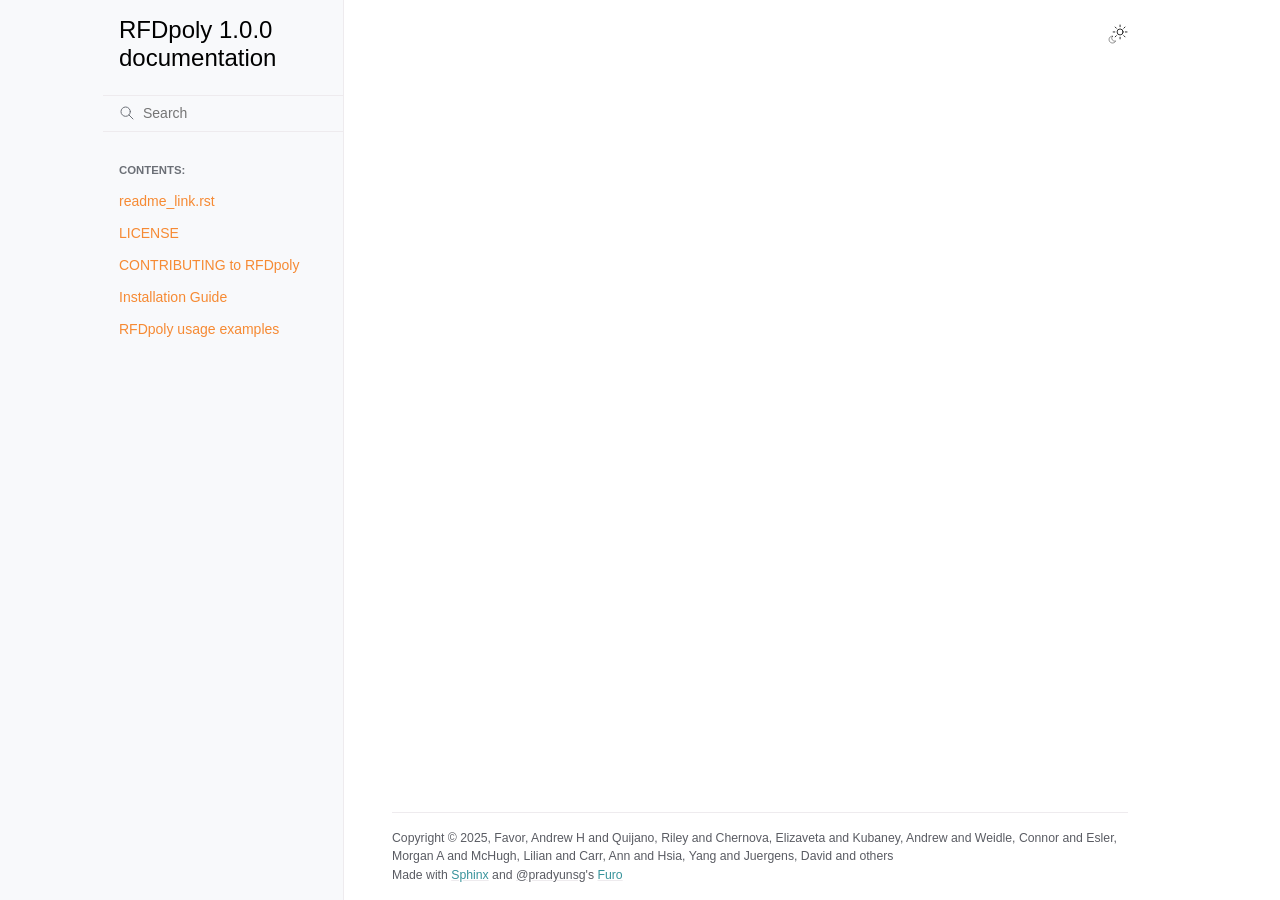
<file: search.html>
<!doctype html>
<html class="no-js" lang="en" data-content_root="./">
  <head>
<meta charset="utf-8">
    <meta name="viewport" content="width=device-width,initial-scale=1">
    <meta name="color-scheme" content="light dark"><link rel="index" title="Index" href="genindex.html"><link rel="search" title="Search" href="#">

    <!-- Generated with Sphinx 9.2.0 and Furo 2025.12.19 -->
<meta name="robots" content="noindex" />
<title>Search - RFDpoly 1.0.0 documentation</title><link rel="stylesheet" type="text/css" href="_static/pygments.css?v=d111a655" />
    <link rel="stylesheet" type="text/css" href="_static/styles/furo.css?v=7bdb33bb" />
    <link rel="stylesheet" type="text/css" href="_static/copybutton.css?v=76b2166b" />
    <link rel="stylesheet" type="text/css" href="_static/styles/furo-extensions.css?v=8dab3a3b" />
    <link rel="stylesheet" type="text/css" href="_static/page_feedback.css?v=e9bd5b4a" />
    
    


<style>
  body {
    --color-code-background: #f2f2f2;
  --color-code-foreground: #1e1e1e;
  --color-brand-primary: #F68A33;
  --color-brand-content: #37939B;
  --font-stack: Open Sans, sans-serif;
  --font-stack--headings: Open Sans, sans-serif;
  --color-background-hover: #DCE8E8ff;
  --color-announcement-background: #F68A33dd;
  --color-announcement-text: #070707;
  --color-brand-visited: #37939B;
  
  }
  @media not print {
    body[data-theme="dark"] {
      --color-code-background: #202020;
  --color-code-foreground: #d0d0d0;
  --color-brand-primary: #37939B;
  --color-brand-content: #F68A33;
  --font-stack: Open Sans, sans-serif;
  --font-stack--headings: Open Sans, sans-serif;
  --color-brand-visited: #37939B;
  
    }
    @media (prefers-color-scheme: dark) {
      body:not([data-theme="light"]) {
        --color-code-background: #202020;
  --color-code-foreground: #d0d0d0;
  --color-brand-primary: #37939B;
  --color-brand-content: #F68A33;
  --font-stack: Open Sans, sans-serif;
  --font-stack--headings: Open Sans, sans-serif;
  --color-brand-visited: #37939B;
  
      }
    }
  }
</style></head>
  <body>
    
    <script>
      document.body.dataset.theme = localStorage.getItem("theme") || "auto";
    </script>
    

<svg xmlns="http://www.w3.org/2000/svg" style="display: none;">
  <symbol id="svg-toc" viewBox="0 0 24 24">
    <title>Contents</title>
    <svg stroke="currentColor" fill="currentColor" stroke-width="0" viewBox="0 0 1024 1024">
      <path d="M408 442h480c4.4 0 8-3.6 8-8v-56c0-4.4-3.6-8-8-8H408c-4.4 0-8 3.6-8 8v56c0 4.4 3.6 8 8 8zm-8 204c0 4.4 3.6 8 8 8h480c4.4 0 8-3.6 8-8v-56c0-4.4-3.6-8-8-8H408c-4.4 0-8 3.6-8 8v56zm504-486H120c-4.4 0-8 3.6-8 8v56c0 4.4 3.6 8 8 8h784c4.4 0 8-3.6 8-8v-56c0-4.4-3.6-8-8-8zm0 632H120c-4.4 0-8 3.6-8 8v56c0 4.4 3.6 8 8 8h784c4.4 0 8-3.6 8-8v-56c0-4.4-3.6-8-8-8zM115.4 518.9L271.7 642c5.8 4.6 14.4.5 14.4-6.9V388.9c0-7.4-8.5-11.5-14.4-6.9L115.4 505.1a8.74 8.74 0 0 0 0 13.8z"/>
    </svg>
  </symbol>
  <symbol id="svg-menu" viewBox="0 0 24 24">
    <title>Menu</title>
    <svg xmlns="http://www.w3.org/2000/svg" viewBox="0 0 24 24" fill="none" stroke="currentColor"
      stroke-width="2" stroke-linecap="round" stroke-linejoin="round" class="feather-menu">
      <line x1="3" y1="12" x2="21" y2="12"></line>
      <line x1="3" y1="6" x2="21" y2="6"></line>
      <line x1="3" y1="18" x2="21" y2="18"></line>
    </svg>
  </symbol>
  <symbol id="svg-arrow-right" viewBox="0 0 24 24">
    <title>Expand</title>
    <svg xmlns="http://www.w3.org/2000/svg" viewBox="0 0 24 24" fill="none" stroke="currentColor"
      stroke-width="2" stroke-linecap="round" stroke-linejoin="round" class="feather-chevron-right">
      <polyline points="9 18 15 12 9 6"></polyline>
    </svg>
  </symbol>
  <symbol id="svg-sun" viewBox="0 0 24 24">
    <title>Light mode</title>
    <svg xmlns="http://www.w3.org/2000/svg" viewBox="0 0 24 24" fill="none" stroke="currentColor"
      stroke-width="1" stroke-linecap="round" stroke-linejoin="round" class="feather-sun">
      <circle cx="12" cy="12" r="5"></circle>
      <line x1="12" y1="1" x2="12" y2="3"></line>
      <line x1="12" y1="21" x2="12" y2="23"></line>
      <line x1="4.22" y1="4.22" x2="5.64" y2="5.64"></line>
      <line x1="18.36" y1="18.36" x2="19.78" y2="19.78"></line>
      <line x1="1" y1="12" x2="3" y2="12"></line>
      <line x1="21" y1="12" x2="23" y2="12"></line>
      <line x1="4.22" y1="19.78" x2="5.64" y2="18.36"></line>
      <line x1="18.36" y1="5.64" x2="19.78" y2="4.22"></line>
    </svg>
  </symbol>
  <symbol id="svg-moon" viewBox="0 0 24 24">
    <title>Dark mode</title>
    <svg xmlns="http://www.w3.org/2000/svg" viewBox="0 0 24 24" fill="none" stroke="currentColor"
      stroke-width="1" stroke-linecap="round" stroke-linejoin="round" class="icon-tabler-moon">
      <path stroke="none" d="M0 0h24v24H0z" fill="none" />
      <path d="M12 3c.132 0 .263 0 .393 0a7.5 7.5 0 0 0 7.92 12.446a9 9 0 1 1 -8.313 -12.454z" />
    </svg>
  </symbol>
  <symbol id="svg-sun-with-moon" viewBox="0 0 24 24">
    <title>Auto light/dark, in light mode</title>
    <svg xmlns="http://www.w3.org/2000/svg" viewBox="0 0 24 24" fill="none" stroke="currentColor"
      stroke-width="1" stroke-linecap="round" stroke-linejoin="round"
      class="icon-custom-derived-from-feather-sun-and-tabler-moon">
      <path style="opacity: 50%" d="M 5.411 14.504 C 5.471 14.504 5.532 14.504 5.591 14.504 C 3.639 16.319 4.383 19.569 6.931 20.352 C 7.693 20.586 8.512 20.551 9.25 20.252 C 8.023 23.207 4.056 23.725 2.11 21.184 C 0.166 18.642 1.702 14.949 4.874 14.536 C 5.051 14.512 5.231 14.5 5.411 14.5 L 5.411 14.504 Z"/>
      <line x1="14.5" y1="3.25" x2="14.5" y2="1.25"/>
      <line x1="14.5" y1="15.85" x2="14.5" y2="17.85"/>
      <line x1="10.044" y1="5.094" x2="8.63" y2="3.68"/>
      <line x1="19" y1="14.05" x2="20.414" y2="15.464"/>
      <line x1="8.2" y1="9.55" x2="6.2" y2="9.55"/>
      <line x1="20.8" y1="9.55" x2="22.8" y2="9.55"/>
      <line x1="10.044" y1="14.006" x2="8.63" y2="15.42"/>
      <line x1="19" y1="5.05" x2="20.414" y2="3.636"/>
      <circle cx="14.5" cy="9.55" r="3.6"/>
    </svg>
  </symbol>
  <symbol id="svg-moon-with-sun" viewBox="0 0 24 24">
    <title>Auto light/dark, in dark mode</title>
    <svg xmlns="http://www.w3.org/2000/svg" viewBox="0 0 24 24" fill="none" stroke="currentColor"
      stroke-width="1" stroke-linecap="round" stroke-linejoin="round"
      class="icon-custom-derived-from-feather-sun-and-tabler-moon">
      <path d="M 8.282 7.007 C 8.385 7.007 8.494 7.007 8.595 7.007 C 5.18 10.184 6.481 15.869 10.942 17.24 C 12.275 17.648 13.706 17.589 15 17.066 C 12.851 22.236 5.91 23.143 2.505 18.696 C -0.897 14.249 1.791 7.786 7.342 7.063 C 7.652 7.021 7.965 7 8.282 7 L 8.282 7.007 Z"/>
      <line style="opacity: 50%" x1="18" y1="3.705" x2="18" y2="2.5"/>
      <line style="opacity: 50%" x1="18" y1="11.295" x2="18" y2="12.5"/>
      <line style="opacity: 50%" x1="15.316" y1="4.816" x2="14.464" y2="3.964"/>
      <line style="opacity: 50%" x1="20.711" y1="10.212" x2="21.563" y2="11.063"/>
      <line style="opacity: 50%" x1="14.205" y1="7.5" x2="13.001" y2="7.5"/>
      <line style="opacity: 50%" x1="21.795" y1="7.5" x2="23" y2="7.5"/>
      <line style="opacity: 50%" x1="15.316" y1="10.184" x2="14.464" y2="11.036"/>
      <line style="opacity: 50%" x1="20.711" y1="4.789" x2="21.563" y2="3.937"/>
      <circle style="opacity: 50%" cx="18" cy="7.5" r="2.169"/>
    </svg>
  </symbol>
  <symbol id="svg-pencil" viewBox="0 0 24 24">
    <svg xmlns="http://www.w3.org/2000/svg" viewBox="0 0 24 24" fill="none" stroke="currentColor"
      stroke-width="1" stroke-linecap="round" stroke-linejoin="round" class="icon-tabler-pencil-code">
      <path d="M4 20h4l10.5 -10.5a2.828 2.828 0 1 0 -4 -4l-10.5 10.5v4" />
      <path d="M13.5 6.5l4 4" />
      <path d="M20 21l2 -2l-2 -2" />
      <path d="M17 17l-2 2l2 2" />
    </svg>
  </symbol>
  <symbol id="svg-eye" viewBox="0 0 24 24">
    <svg xmlns="http://www.w3.org/2000/svg" viewBox="0 0 24 24" fill="none" stroke="currentColor"
      stroke-width="1" stroke-linecap="round" stroke-linejoin="round" class="icon-tabler-eye-code">
      <path stroke="none" d="M0 0h24v24H0z" fill="none" />
      <path d="M10 12a2 2 0 1 0 4 0a2 2 0 0 0 -4 0" />
      <path
        d="M11.11 17.958c-3.209 -.307 -5.91 -2.293 -8.11 -5.958c2.4 -4 5.4 -6 9 -6c3.6 0 6.6 2 9 6c-.21 .352 -.427 .688 -.647 1.008" />
      <path d="M20 21l2 -2l-2 -2" />
      <path d="M17 17l-2 2l2 2" />
    </svg>
  </symbol>
</svg>

<input type="checkbox" class="sidebar-toggle" name="__navigation" id="__navigation" aria-label="Toggle site navigation sidebar">
<input type="checkbox" class="sidebar-toggle" name="__toc" id="__toc" aria-label="Toggle table of contents sidebar">
<label class="overlay sidebar-overlay" for="__navigation"></label>
<label class="overlay toc-overlay" for="__toc"></label>

<a class="skip-to-content muted-link" href="#furo-main-content">Skip to content</a>



<div class="page">
  <header class="mobile-header">
    <div class="header-left">
      <label class="nav-overlay-icon" for="__navigation">
        <span class="icon"><svg><use href="#svg-menu"></use></svg></span>
      </label>
    </div>
    <div class="header-center">
      <a href="index.html"><div class="brand">RFDpoly 1.0.0 documentation</div></a>
    </div>
    <div class="header-right">
      <div class="theme-toggle-container theme-toggle-header">
        <button class="theme-toggle" aria-label="Toggle Light / Dark / Auto color theme">
          <svg class="theme-icon-when-auto-light"><use href="#svg-sun-with-moon"></use></svg>
          <svg class="theme-icon-when-auto-dark"><use href="#svg-moon-with-sun"></use></svg>
          <svg class="theme-icon-when-dark"><use href="#svg-moon"></use></svg>
          <svg class="theme-icon-when-light"><use href="#svg-sun"></use></svg>
        </button>
      </div>
      <label class="toc-overlay-icon toc-header-icon no-toc" for="__toc">
        <span class="icon"><svg><use href="#svg-toc"></use></svg></span>
      </label>
    </div>
  </header>
  <aside class="sidebar-drawer">
    <div class="sidebar-container">
      
      <div class="sidebar-sticky"><a class="sidebar-brand" href="index.html">
  
  <span class="sidebar-brand-text">RFDpoly 1.0.0 documentation</span>
  
</a><form class="sidebar-search-container" method="get" action="#" role="search">
  <input class="sidebar-search" placeholder="Search" name="q" aria-label="Search">
  <input type="hidden" name="check_keywords" value="yes">
  <input type="hidden" name="area" value="default">
</form>
<div id="searchbox"></div><div class="sidebar-scroll"><div class="sidebar-tree">
  <p class="caption" role="heading"><span class="caption-text">Contents:</span></p>
<ul>
<li class="toctree-l1"><a class="reference internal" href="index.html">readme_link.rst</a></li>
<li class="toctree-l1"><a class="reference internal" href="license_link.html">LICENSE</a></li>
<li class="toctree-l1"><a class="reference internal" href="contributing_link.html">CONTRIBUTING to RFDpoly</a></li>
<li class="toctree-l1"><a class="reference internal" href="installation_guide.html">Installation Guide</a></li>
<li class="toctree-l1"><a class="reference internal" href="rfdpoly_usage_examples.html">RFDpoly usage examples</a></li>
</ul>

</div>
</div>

      </div>
      
    </div>
  </aside>
  <div class="main">
    <div class="content">
      <div class="article-container">
        <a href="#" class="back-to-top muted-link">
          <svg xmlns="http://www.w3.org/2000/svg" viewBox="0 0 24 24">
            <path d="M13 20h-2V8l-5.5 5.5-1.42-1.42L12 4.16l7.92 7.92-1.42 1.42L13 8v12z"></path>
          </svg>
          <span>Back to top</span>
        </a>
        <div class="content-icon-container">
          <div class="theme-toggle-container theme-toggle-content">
            <button class="theme-toggle" aria-label="Toggle Light / Dark / Auto color theme">
              <svg class="theme-icon-when-auto-light"><use href="#svg-sun-with-moon"></use></svg>
              <svg class="theme-icon-when-auto-dark"><use href="#svg-moon-with-sun"></use></svg>
              <svg class="theme-icon-when-dark"><use href="#svg-moon"></use></svg>
              <svg class="theme-icon-when-light"><use href="#svg-sun"></use></svg>
            </button>
          </div>
          <label class="toc-overlay-icon toc-content-icon no-toc" for="__toc">
            <span class="icon"><svg><use href="#svg-toc"></use></svg></span>
          </label>
        </div>
        <article role="main" id="furo-main-content">
          
<noscript>
<div class="admonition error">
  <p class="admonition-title">Error</p>
  <p>
    Please activate JavaScript to enable the search functionality.
  </p>
</div>
</noscript>

<div id="search-results"></div>

        </article>
      </div>
      <footer>
        
        <div class="related-pages">
          
          
        </div>
        <div class="bottom-of-page">
          <div class="left-details">
            <div class="copyright">
                Copyright &#169; 2025, Favor, Andrew H and Quijano, Riley and Chernova, Elizaveta and Kubaney, Andrew and Weidle, Connor and Esler, Morgan A and McHugh, Lilian and Carr, Ann and Hsia, Yang and Juergens, David and others
            </div>
            Made with <a href="https://www.sphinx-doc.org/">Sphinx</a> and <a class="muted-link" href="https://pradyunsg.me">@pradyunsg</a>'s
            
            <a href="https://github.com/pradyunsg/furo">Furo</a>
            
          </div>
          <div class="right-details">
            
          </div>
        </div>
        
      </footer>
    </div>
    <aside class="toc-drawer no-toc">
      
      
      
    </aside>
  </div>
</div><script src="_static/documentation_options.js?v=8d563738"></script>
    <script src="_static/doctools.js?v=fd6eb6e6"></script>
    <script src="_static/sphinx_highlight.js?v=6ffebe34"></script>
    <script src="_static/scripts/furo.js?v=46bd48cc"></script>
    <script src="_static/clipboard.min.js?v=a7894cd8"></script>
    <script src="_static/copybutton.js?v=f281be69"></script>
    <script src="https://scripts.simpleanalyticscdn.com/latest.js"></script>
    <script src="_static/page_feedback.js?v=a393f564"></script>
    
<script src="_static/searchtools.js"></script>
<script src="_static/language_data.js"></script>
<script src="searchindex.js"></script></body>
</html>
</file>
<file: _static/pygments.css>
.highlight pre { line-height: 125%; }
.highlight td.linenos .normal { color: inherit; background-color: transparent; padding-left: 5px; padding-right: 5px; }
.highlight span.linenos { color: inherit; background-color: transparent; padding-left: 5px; padding-right: 5px; }
.highlight td.linenos .special { color: #000000; background-color: #ffffc0; padding-left: 5px; padding-right: 5px; }
.highlight span.linenos.special { color: #000000; background-color: #ffffc0; padding-left: 5px; padding-right: 5px; }
.highlight .hll { background-color: #fdf2e2 }
.highlight { background: #f2f2f2; color: #1E1E1E }
.highlight .c { color: #515151 } /* Comment */
.highlight .err { color: #D71835 } /* Error */
.highlight .k { color: #8045E5 } /* Keyword */
.highlight .l { color: #7F4707 } /* Literal */
.highlight .n { color: #1E1E1E } /* Name */
.highlight .o { color: #163 } /* Operator */
.highlight .p { color: #1E1E1E } /* Punctuation */
.highlight .ch { color: #515151 } /* Comment.Hashbang */
.highlight .cm { color: #515151 } /* Comment.Multiline */
.highlight .cp { color: #515151 } /* Comment.Preproc */
.highlight .cpf { color: #515151 } /* Comment.PreprocFile */
.highlight .c1 { color: #515151 } /* Comment.Single */
.highlight .cs { color: #515151 } /* Comment.Special */
.highlight .gd { color: #00749C } /* Generic.Deleted */
.highlight .ge { font-style: italic } /* Generic.Emph */
.highlight .gh { color: #00749C } /* Generic.Heading */
.highlight .gs { font-weight: bold } /* Generic.Strong */
.highlight .gu { color: #00749C } /* Generic.Subheading */
.highlight .kc { color: #8045E5 } /* Keyword.Constant */
.highlight .kd { color: #8045E5 } /* Keyword.Declaration */
.highlight .kn { color: #8045E5 } /* Keyword.Namespace */
.highlight .kp { color: #8045E5 } /* Keyword.Pseudo */
.highlight .kr { color: #8045E5 } /* Keyword.Reserved */
.highlight .kt { color: #7F4707 } /* Keyword.Type */
.highlight .ld { color: #7F4707 } /* Literal.Date */
.highlight .m { color: #7F4707 } /* Literal.Number */
.highlight .s { color: #163 } /* Literal.String */
.highlight .na { color: #7F4707 } /* Name.Attribute */
.highlight .nb { color: #7F4707 } /* Name.Builtin */
.highlight .nc { color: #00749C } /* Name.Class */
.highlight .no { color: #00749C } /* Name.Constant */
.highlight .nd { color: #7F4707 } /* Name.Decorator */
.highlight .ni { color: #163 } /* Name.Entity */
.highlight .ne { color: #8045E5 } /* Name.Exception */
.highlight .nf { color: #00749C } /* Name.Function */
.highlight .nl { color: #7F4707 } /* Name.Label */
.highlight .nn { color: #1E1E1E } /* Name.Namespace */
.highlight .nx { color: #1E1E1E } /* Name.Other */
.highlight .py { color: #00749C } /* Name.Property */
.highlight .nt { color: #00749C } /* Name.Tag */
.highlight .nv { color: #D71835 } /* Name.Variable */
.highlight .ow { color: #8045E5 } /* Operator.Word */
.highlight .pm { color: #1E1E1E } /* Punctuation.Marker */
.highlight .w { color: #1E1E1E } /* Text.Whitespace */
.highlight .mb { color: #7F4707 } /* Literal.Number.Bin */
.highlight .mf { color: #7F4707 } /* Literal.Number.Float */
.highlight .mh { color: #7F4707 } /* Literal.Number.Hex */
.highlight .mi { color: #7F4707 } /* Literal.Number.Integer */
.highlight .mo { color: #7F4707 } /* Literal.Number.Oct */
.highlight .sa { color: #163 } /* Literal.String.Affix */
.highlight .sb { color: #163 } /* Literal.String.Backtick */
.highlight .sc { color: #163 } /* Literal.String.Char */
.highlight .dl { color: #163 } /* Literal.String.Delimiter */
.highlight .sd { color: #163 } /* Literal.String.Doc */
.highlight .s2 { color: #163 } /* Literal.String.Double */
.highlight .se { color: #163 } /* Literal.String.Escape */
.highlight .sh { color: #163 } /* Literal.String.Heredoc */
.highlight .si { color: #163 } /* Literal.String.Interpol */
.highlight .sx { color: #163 } /* Literal.String.Other */
.highlight .sr { color: #D71835 } /* Literal.String.Regex */
.highlight .s1 { color: #163 } /* Literal.String.Single */
.highlight .ss { color: #00749C } /* Literal.String.Symbol */
.highlight .bp { color: #7F4707 } /* Name.Builtin.Pseudo */
.highlight .fm { color: #00749C } /* Name.Function.Magic */
.highlight .vc { color: #D71835 } /* Name.Variable.Class */
.highlight .vg { color: #D71835 } /* Name.Variable.Global */
.highlight .vi { color: #D71835 } /* Name.Variable.Instance */
.highlight .vm { color: #7F4707 } /* Name.Variable.Magic */
.highlight .il { color: #7F4707 } /* Literal.Number.Integer.Long */
@media not print {
body[data-theme="dark"] .highlight pre { line-height: 125%; }
body[data-theme="dark"] .highlight td.linenos .normal { color: #aaaaaa; background-color: transparent; padding-left: 5px; padding-right: 5px; }
body[data-theme="dark"] .highlight span.linenos { color: #aaaaaa; background-color: transparent; padding-left: 5px; padding-right: 5px; }
body[data-theme="dark"] .highlight td.linenos .special { color: #000000; background-color: #ffffc0; padding-left: 5px; padding-right: 5px; }
body[data-theme="dark"] .highlight span.linenos.special { color: #000000; background-color: #ffffc0; padding-left: 5px; padding-right: 5px; }
body[data-theme="dark"] .highlight .hll { background-color: #404040 }
body[data-theme="dark"] .highlight { background: #202020; color: #D0D0D0 }
body[data-theme="dark"] .highlight .c { color: #ABABAB; font-style: italic } /* Comment */
body[data-theme="dark"] .highlight .err { color: #A61717; background-color: #E3D2D2 } /* Error */
body[data-theme="dark"] .highlight .esc { color: #D0D0D0 } /* Escape */
body[data-theme="dark"] .highlight .g { color: #D0D0D0 } /* Generic */
body[data-theme="dark"] .highlight .k { color: #6EBF26; font-weight: bold } /* Keyword */
body[data-theme="dark"] .highlight .l { color: #D0D0D0 } /* Literal */
body[data-theme="dark"] .highlight .n { color: #D0D0D0 } /* Name */
body[data-theme="dark"] .highlight .o { color: #D0D0D0 } /* Operator */
body[data-theme="dark"] .highlight .x { color: #D0D0D0 } /* Other */
body[data-theme="dark"] .highlight .p { color: #D0D0D0 } /* Punctuation */
body[data-theme="dark"] .highlight .ch { color: #ABABAB; font-style: italic } /* Comment.Hashbang */
body[data-theme="dark"] .highlight .cm { color: #ABABAB; font-style: italic } /* Comment.Multiline */
body[data-theme="dark"] .highlight .cp { color: #FF3A3A; font-weight: bold } /* Comment.Preproc */
body[data-theme="dark"] .highlight .cpf { color: #ABABAB; font-style: italic } /* Comment.PreprocFile */
body[data-theme="dark"] .highlight .c1 { color: #ABABAB; font-style: italic } /* Comment.Single */
body[data-theme="dark"] .highlight .cs { color: #E50808; font-weight: bold; background-color: #520000 } /* Comment.Special */
body[data-theme="dark"] .highlight .gd { color: #FF3A3A } /* Generic.Deleted */
body[data-theme="dark"] .highlight .ge { color: #D0D0D0; font-style: italic } /* Generic.Emph */
body[data-theme="dark"] .highlight .ges { color: #D0D0D0; font-weight: bold; font-style: italic } /* Generic.EmphStrong */
body[data-theme="dark"] .highlight .gr { color: #FF3A3A } /* Generic.Error */
body[data-theme="dark"] .highlight .gh { color: #FFF; font-weight: bold } /* Generic.Heading */
body[data-theme="dark"] .highlight .gi { color: #589819 } /* Generic.Inserted */
body[data-theme="dark"] .highlight .go { color: #CCC } /* Generic.Output */
body[data-theme="dark"] .highlight .gp { color: #AAA } /* Generic.Prompt */
body[data-theme="dark"] .highlight .gs { color: #D0D0D0; font-weight: bold } /* Generic.Strong */
body[data-theme="dark"] .highlight .gu { color: #FFF; text-decoration: underline } /* Generic.Subheading */
body[data-theme="dark"] .highlight .gt { color: #FF3A3A } /* Generic.Traceback */
body[data-theme="dark"] .highlight .kc { color: #6EBF26; font-weight: bold } /* Keyword.Constant */
body[data-theme="dark"] .highlight .kd { color: #6EBF26; font-weight: bold } /* Keyword.Declaration */
body[data-theme="dark"] .highlight .kn { color: #6EBF26; font-weight: bold } /* Keyword.Namespace */
body[data-theme="dark"] .highlight .kp { color: #6EBF26 } /* Keyword.Pseudo */
body[data-theme="dark"] .highlight .kr { color: #6EBF26; font-weight: bold } /* Keyword.Reserved */
body[data-theme="dark"] .highlight .kt { color: #6EBF26; font-weight: bold } /* Keyword.Type */
body[data-theme="dark"] .highlight .ld { color: #D0D0D0 } /* Literal.Date */
body[data-theme="dark"] .highlight .m { color: #51B2FD } /* Literal.Number */
body[data-theme="dark"] .highlight .s { color: #ED9D13 } /* Literal.String */
body[data-theme="dark"] .highlight .na { color: #BBB } /* Name.Attribute */
body[data-theme="dark"] .highlight .nb { color: #2FBCCD } /* Name.Builtin */
body[data-theme="dark"] .highlight .nc { color: #71ADFF; text-decoration: underline } /* Name.Class */
body[data-theme="dark"] .highlight .no { color: #40FFFF } /* Name.Constant */
body[data-theme="dark"] .highlight .nd { color: #FFA500 } /* Name.Decorator */
body[data-theme="dark"] .highlight .ni { color: #D0D0D0 } /* Name.Entity */
body[data-theme="dark"] .highlight .ne { color: #BBB } /* Name.Exception */
body[data-theme="dark"] .highlight .nf { color: #71ADFF } /* Name.Function */
body[data-theme="dark"] .highlight .nl { color: #D0D0D0 } /* Name.Label */
body[data-theme="dark"] .highlight .nn { color: #71ADFF; text-decoration: underline } /* Name.Namespace */
body[data-theme="dark"] .highlight .nx { color: #D0D0D0 } /* Name.Other */
body[data-theme="dark"] .highlight .py { color: #D0D0D0 } /* Name.Property */
body[data-theme="dark"] .highlight .nt { color: #6EBF26; font-weight: bold } /* Name.Tag */
body[data-theme="dark"] .highlight .nv { color: #40FFFF } /* Name.Variable */
body[data-theme="dark"] .highlight .ow { color: #6EBF26; font-weight: bold } /* Operator.Word */
body[data-theme="dark"] .highlight .pm { color: #D0D0D0 } /* Punctuation.Marker */
body[data-theme="dark"] .highlight .w { color: #666 } /* Text.Whitespace */
body[data-theme="dark"] .highlight .mb { color: #51B2FD } /* Literal.Number.Bin */
body[data-theme="dark"] .highlight .mf { color: #51B2FD } /* Literal.Number.Float */
body[data-theme="dark"] .highlight .mh { color: #51B2FD } /* Literal.Number.Hex */
body[data-theme="dark"] .highlight .mi { color: #51B2FD } /* Literal.Number.Integer */
body[data-theme="dark"] .highlight .mo { color: #51B2FD } /* Literal.Number.Oct */
body[data-theme="dark"] .highlight .sa { color: #ED9D13 } /* Literal.String.Affix */
body[data-theme="dark"] .highlight .sb { color: #ED9D13 } /* Literal.String.Backtick */
body[data-theme="dark"] .highlight .sc { color: #ED9D13 } /* Literal.String.Char */
body[data-theme="dark"] .highlight .dl { color: #ED9D13 } /* Literal.String.Delimiter */
body[data-theme="dark"] .highlight .sd { color: #ED9D13 } /* Literal.String.Doc */
body[data-theme="dark"] .highlight .s2 { color: #ED9D13 } /* Literal.String.Double */
body[data-theme="dark"] .highlight .se { color: #ED9D13 } /* Literal.String.Escape */
body[data-theme="dark"] .highlight .sh { color: #ED9D13 } /* Literal.String.Heredoc */
body[data-theme="dark"] .highlight .si { color: #ED9D13 } /* Literal.String.Interpol */
body[data-theme="dark"] .highlight .sx { color: #FFA500 } /* Literal.String.Other */
body[data-theme="dark"] .highlight .sr { color: #ED9D13 } /* Literal.String.Regex */
body[data-theme="dark"] .highlight .s1 { color: #ED9D13 } /* Literal.String.Single */
body[data-theme="dark"] .highlight .ss { color: #ED9D13 } /* Literal.String.Symbol */
body[data-theme="dark"] .highlight .bp { color: #2FBCCD } /* Name.Builtin.Pseudo */
body[data-theme="dark"] .highlight .fm { color: #71ADFF } /* Name.Function.Magic */
body[data-theme="dark"] .highlight .vc { color: #40FFFF } /* Name.Variable.Class */
body[data-theme="dark"] .highlight .vg { color: #40FFFF } /* Name.Variable.Global */
body[data-theme="dark"] .highlight .vi { color: #40FFFF } /* Name.Variable.Instance */
body[data-theme="dark"] .highlight .vm { color: #40FFFF } /* Name.Variable.Magic */
body[data-theme="dark"] .highlight .il { color: #51B2FD } /* Literal.Number.Integer.Long */
@media (prefers-color-scheme: dark) {
body:not([data-theme="light"]) .highlight pre { line-height: 125%; }
body:not([data-theme="light"]) .highlight td.linenos .normal { color: #aaaaaa; background-color: transparent; padding-left: 5px; padding-right: 5px; }
body:not([data-theme="light"]) .highlight span.linenos { color: #aaaaaa; background-color: transparent; padding-left: 5px; padding-right: 5px; }
body:not([data-theme="light"]) .highlight td.linenos .special { color: #000000; background-color: #ffffc0; padding-left: 5px; padding-right: 5px; }
body:not([data-theme="light"]) .highlight span.linenos.special { color: #000000; background-color: #ffffc0; padding-left: 5px; padding-right: 5px; }
body:not([data-theme="light"]) .highlight .hll { background-color: #404040 }
body:not([data-theme="light"]) .highlight { background: #202020; color: #D0D0D0 }
body:not([data-theme="light"]) .highlight .c { color: #ABABAB; font-style: italic } /* Comment */
body:not([data-theme="light"]) .highlight .err { color: #A61717; background-color: #E3D2D2 } /* Error */
body:not([data-theme="light"]) .highlight .esc { color: #D0D0D0 } /* Escape */
body:not([data-theme="light"]) .highlight .g { color: #D0D0D0 } /* Generic */
body:not([data-theme="light"]) .highlight .k { color: #6EBF26; font-weight: bold } /* Keyword */
body:not([data-theme="light"]) .highlight .l { color: #D0D0D0 } /* Literal */
body:not([data-theme="light"]) .highlight .n { color: #D0D0D0 } /* Name */
body:not([data-theme="light"]) .highlight .o { color: #D0D0D0 } /* Operator */
body:not([data-theme="light"]) .highlight .x { color: #D0D0D0 } /* Other */
body:not([data-theme="light"]) .highlight .p { color: #D0D0D0 } /* Punctuation */
body:not([data-theme="light"]) .highlight .ch { color: #ABABAB; font-style: italic } /* Comment.Hashbang */
body:not([data-theme="light"]) .highlight .cm { color: #ABABAB; font-style: italic } /* Comment.Multiline */
body:not([data-theme="light"]) .highlight .cp { color: #FF3A3A; font-weight: bold } /* Comment.Preproc */
body:not([data-theme="light"]) .highlight .cpf { color: #ABABAB; font-style: italic } /* Comment.PreprocFile */
body:not([data-theme="light"]) .highlight .c1 { color: #ABABAB; font-style: italic } /* Comment.Single */
body:not([data-theme="light"]) .highlight .cs { color: #E50808; font-weight: bold; background-color: #520000 } /* Comment.Special */
body:not([data-theme="light"]) .highlight .gd { color: #FF3A3A } /* Generic.Deleted */
body:not([data-theme="light"]) .highlight .ge { color: #D0D0D0; font-style: italic } /* Generic.Emph */
body:not([data-theme="light"]) .highlight .ges { color: #D0D0D0; font-weight: bold; font-style: italic } /* Generic.EmphStrong */
body:not([data-theme="light"]) .highlight .gr { color: #FF3A3A } /* Generic.Error */
body:not([data-theme="light"]) .highlight .gh { color: #FFF; font-weight: bold } /* Generic.Heading */
body:not([data-theme="light"]) .highlight .gi { color: #589819 } /* Generic.Inserted */
body:not([data-theme="light"]) .highlight .go { color: #CCC } /* Generic.Output */
body:not([data-theme="light"]) .highlight .gp { color: #AAA } /* Generic.Prompt */
body:not([data-theme="light"]) .highlight .gs { color: #D0D0D0; font-weight: bold } /* Generic.Strong */
body:not([data-theme="light"]) .highlight .gu { color: #FFF; text-decoration: underline } /* Generic.Subheading */
body:not([data-theme="light"]) .highlight .gt { color: #FF3A3A } /* Generic.Traceback */
body:not([data-theme="light"]) .highlight .kc { color: #6EBF26; font-weight: bold } /* Keyword.Constant */
body:not([data-theme="light"]) .highlight .kd { color: #6EBF26; font-weight: bold } /* Keyword.Declaration */
body:not([data-theme="light"]) .highlight .kn { color: #6EBF26; font-weight: bold } /* Keyword.Namespace */
body:not([data-theme="light"]) .highlight .kp { color: #6EBF26 } /* Keyword.Pseudo */
body:not([data-theme="light"]) .highlight .kr { color: #6EBF26; font-weight: bold } /* Keyword.Reserved */
body:not([data-theme="light"]) .highlight .kt { color: #6EBF26; font-weight: bold } /* Keyword.Type */
body:not([data-theme="light"]) .highlight .ld { color: #D0D0D0 } /* Literal.Date */
body:not([data-theme="light"]) .highlight .m { color: #51B2FD } /* Literal.Number */
body:not([data-theme="light"]) .highlight .s { color: #ED9D13 } /* Literal.String */
body:not([data-theme="light"]) .highlight .na { color: #BBB } /* Name.Attribute */
body:not([data-theme="light"]) .highlight .nb { color: #2FBCCD } /* Name.Builtin */
body:not([data-theme="light"]) .highlight .nc { color: #71ADFF; text-decoration: underline } /* Name.Class */
body:not([data-theme="light"]) .highlight .no { color: #40FFFF } /* Name.Constant */
body:not([data-theme="light"]) .highlight .nd { color: #FFA500 } /* Name.Decorator */
body:not([data-theme="light"]) .highlight .ni { color: #D0D0D0 } /* Name.Entity */
body:not([data-theme="light"]) .highlight .ne { color: #BBB } /* Name.Exception */
body:not([data-theme="light"]) .highlight .nf { color: #71ADFF } /* Name.Function */
body:not([data-theme="light"]) .highlight .nl { color: #D0D0D0 } /* Name.Label */
body:not([data-theme="light"]) .highlight .nn { color: #71ADFF; text-decoration: underline } /* Name.Namespace */
body:not([data-theme="light"]) .highlight .nx { color: #D0D0D0 } /* Name.Other */
body:not([data-theme="light"]) .highlight .py { color: #D0D0D0 } /* Name.Property */
body:not([data-theme="light"]) .highlight .nt { color: #6EBF26; font-weight: bold } /* Name.Tag */
body:not([data-theme="light"]) .highlight .nv { color: #40FFFF } /* Name.Variable */
body:not([data-theme="light"]) .highlight .ow { color: #6EBF26; font-weight: bold } /* Operator.Word */
body:not([data-theme="light"]) .highlight .pm { color: #D0D0D0 } /* Punctuation.Marker */
body:not([data-theme="light"]) .highlight .w { color: #666 } /* Text.Whitespace */
body:not([data-theme="light"]) .highlight .mb { color: #51B2FD } /* Literal.Number.Bin */
body:not([data-theme="light"]) .highlight .mf { color: #51B2FD } /* Literal.Number.Float */
body:not([data-theme="light"]) .highlight .mh { color: #51B2FD } /* Literal.Number.Hex */
body:not([data-theme="light"]) .highlight .mi { color: #51B2FD } /* Literal.Number.Integer */
body:not([data-theme="light"]) .highlight .mo { color: #51B2FD } /* Literal.Number.Oct */
body:not([data-theme="light"]) .highlight .sa { color: #ED9D13 } /* Literal.String.Affix */
body:not([data-theme="light"]) .highlight .sb { color: #ED9D13 } /* Literal.String.Backtick */
body:not([data-theme="light"]) .highlight .sc { color: #ED9D13 } /* Literal.String.Char */
body:not([data-theme="light"]) .highlight .dl { color: #ED9D13 } /* Literal.String.Delimiter */
body:not([data-theme="light"]) .highlight .sd { color: #ED9D13 } /* Literal.String.Doc */
body:not([data-theme="light"]) .highlight .s2 { color: #ED9D13 } /* Literal.String.Double */
body:not([data-theme="light"]) .highlight .se { color: #ED9D13 } /* Literal.String.Escape */
body:not([data-theme="light"]) .highlight .sh { color: #ED9D13 } /* Literal.String.Heredoc */
body:not([data-theme="light"]) .highlight .si { color: #ED9D13 } /* Literal.String.Interpol */
body:not([data-theme="light"]) .highlight .sx { color: #FFA500 } /* Literal.String.Other */
body:not([data-theme="light"]) .highlight .sr { color: #ED9D13 } /* Literal.String.Regex */
body:not([data-theme="light"]) .highlight .s1 { color: #ED9D13 } /* Literal.String.Single */
body:not([data-theme="light"]) .highlight .ss { color: #ED9D13 } /* Literal.String.Symbol */
body:not([data-theme="light"]) .highlight .bp { color: #2FBCCD } /* Name.Builtin.Pseudo */
body:not([data-theme="light"]) .highlight .fm { color: #71ADFF } /* Name.Function.Magic */
body:not([data-theme="light"]) .highlight .vc { color: #40FFFF } /* Name.Variable.Class */
body:not([data-theme="light"]) .highlight .vg { color: #40FFFF } /* Name.Variable.Global */
body:not([data-theme="light"]) .highlight .vi { color: #40FFFF } /* Name.Variable.Instance */
body:not([data-theme="light"]) .highlight .vm { color: #40FFFF } /* Name.Variable.Magic */
body:not([data-theme="light"]) .highlight .il { color: #51B2FD } /* Literal.Number.Integer.Long */
}
}
</file>
<file: _static/copybutton.css>
/* Copy buttons */
button.copybtn {
    position: absolute;
    display: flex;
    top: .3em;
    right: .3em;
    width: 1.7em;
    height: 1.7em;
	opacity: 0;
    transition: opacity 0.3s, border .3s, background-color .3s;
    user-select: none;
    padding: 0;
    border: none;
    outline: none;
    border-radius: 0.4em;
    /* The colors that GitHub uses */
    border: #1b1f2426 1px solid;
    background-color: #f6f8fa;
    color: #57606a;
}

button.copybtn.success {
    border-color: #22863a;
    color: #22863a;
}

button.copybtn svg {
    stroke: currentColor;
    width: 1.5em;
    height: 1.5em;
    padding: 0.1em;
}

div.highlight  {
    position: relative;
}

/* Show the copybutton */
.highlight:hover button.copybtn, button.copybtn.success {
	opacity: 1;
}

.highlight button.copybtn:hover {
    background-color: rgb(235, 235, 235);
}

.highlight button.copybtn:active {
    background-color: rgb(187, 187, 187);
}

/**
 * A minimal CSS-only tooltip copied from:
 *   https://codepen.io/mildrenben/pen/rVBrpK
 *
 * To use, write HTML like the following:
 *
 * <p class="o-tooltip--left" data-tooltip="Hey">Short</p>
 */
 .o-tooltip--left {
  position: relative;
 }

 .o-tooltip--left:after {
    opacity: 0;
    visibility: hidden;
    position: absolute;
    content: attr(data-tooltip);
    padding: .2em;
    font-size: .8em;
    left: -.2em;
    background: grey;
    color: white;
    white-space: nowrap;
    z-index: 2;
    border-radius: 2px;
    transform: translateX(-102%) translateY(0);
    transition: opacity 0.2s cubic-bezier(0.64, 0.09, 0.08, 1), transform 0.2s cubic-bezier(0.64, 0.09, 0.08, 1);
}

.o-tooltip--left:hover:after {
    display: block;
    opacity: 1;
    visibility: visible;
    transform: translateX(-100%) translateY(0);
    transition: opacity 0.2s cubic-bezier(0.64, 0.09, 0.08, 1), transform 0.2s cubic-bezier(0.64, 0.09, 0.08, 1);
    transition-delay: .5s;
}

/* By default the copy button shouldn't show up when printing a page */
@media print {
    button.copybtn {
        display: none;
    }
}
</file>
<file: _static/styles/furo-extensions.css>
#furo-sidebar-ad-placement{padding:var(--sidebar-item-spacing-vertical) var(--sidebar-item-spacing-horizontal)}#furo-sidebar-ad-placement .ethical-sidebar{background:var(--color-background-secondary);border:none;box-shadow:none}#furo-sidebar-ad-placement .ethical-sidebar:hover{background:var(--color-background-hover)}#furo-sidebar-ad-placement .ethical-sidebar a{color:var(--color-foreground-primary)}#furo-sidebar-ad-placement .ethical-callout a{color:var(--color-foreground-secondary)!important}#furo-readthedocs-versions{background:transparent;display:block;position:static;width:100%}#furo-readthedocs-versions .rst-versions{background:#1a1c1e}#furo-readthedocs-versions .rst-current-version{background:var(--color-sidebar-item-background);cursor:unset}#furo-readthedocs-versions .rst-current-version:hover{background:var(--color-sidebar-item-background)}#furo-readthedocs-versions .rst-current-version .fa-book{color:var(--color-foreground-primary)}#furo-readthedocs-versions>.rst-other-versions{padding:0}#furo-readthedocs-versions>.rst-other-versions small{opacity:1}#furo-readthedocs-versions .injected .rst-versions{position:unset}#furo-readthedocs-versions:focus-within,#furo-readthedocs-versions:hover{box-shadow:0 0 0 1px var(--color-sidebar-background-border)}#furo-readthedocs-versions:focus-within .rst-current-version,#furo-readthedocs-versions:hover .rst-current-version{background:#1a1c1e;font-size:inherit;height:auto;line-height:inherit;padding:12px;text-align:right}#furo-readthedocs-versions:focus-within .rst-current-version .fa-book,#furo-readthedocs-versions:hover .rst-current-version .fa-book{color:#fff;float:left}#furo-readthedocs-versions:focus-within .fa-caret-down,#furo-readthedocs-versions:hover .fa-caret-down{display:none}#furo-readthedocs-versions:focus-within .injected,#furo-readthedocs-versions:focus-within .rst-current-version,#furo-readthedocs-versions:focus-within .rst-other-versions,#furo-readthedocs-versions:hover .injected,#furo-readthedocs-versions:hover .rst-current-version,#furo-readthedocs-versions:hover .rst-other-versions{display:block}#furo-readthedocs-versions:focus-within>.rst-current-version,#furo-readthedocs-versions:hover>.rst-current-version{display:none}.highlight:hover button.copybtn{color:var(--color-code-foreground)}.highlight button.copybtn{align-items:center;background-color:var(--color-code-background);border:none;color:var(--color-background-item);cursor:pointer;height:1.25em;right:.5rem;top:.625rem;transition:color .3s,opacity .3s;width:1.25em}.highlight button.copybtn:hover{background-color:var(--color-code-background);color:var(--color-brand-content)}.highlight button.copybtn:after{background-color:transparent;color:var(--color-code-foreground);display:none}.highlight button.copybtn.success{color:#22863a;transition:color 0s}.highlight button.copybtn.success:after{display:block}.highlight button.copybtn svg{padding:0}body{--sd-color-primary:var(--color-brand-primary);--sd-color-primary-highlight:var(--color-brand-content);--sd-color-primary-text:var(--color-background-primary);--sd-color-shadow:rgba(0,0,0,.05);--sd-color-card-border:var(--color-card-border);--sd-color-card-border-hover:var(--color-brand-content);--sd-color-card-background:var(--color-card-background);--sd-color-card-text:var(--color-foreground-primary);--sd-color-card-header:var(--color-card-marginals-background);--sd-color-card-footer:var(--color-card-marginals-background);--sd-color-tabs-label-active:var(--color-brand-content);--sd-color-tabs-label-hover:var(--color-foreground-muted);--sd-color-tabs-label-inactive:var(--color-foreground-muted);--sd-color-tabs-underline-active:var(--color-brand-content);--sd-color-tabs-underline-hover:var(--color-foreground-border);--sd-color-tabs-underline-inactive:var(--color-background-border);--sd-color-tabs-overline:var(--color-background-border);--sd-color-tabs-underline:var(--color-background-border)}.sd-tab-content{box-shadow:0 -2px var(--sd-color-tabs-overline),0 1px var(--sd-color-tabs-underline)}.sd-card{box-shadow:0 .1rem .25rem var(--sd-color-shadow),0 0 .0625rem rgba(0,0,0,.1)}.sd-shadow-sm{box-shadow:0 .1rem .25rem var(--sd-color-shadow),0 0 .0625rem rgba(0,0,0,.1)!important}.sd-shadow-md{box-shadow:0 .3rem .75rem var(--sd-color-shadow),0 0 .0625rem rgba(0,0,0,.1)!important}.sd-shadow-lg{box-shadow:0 .6rem 1.5rem var(--sd-color-shadow),0 0 .0625rem rgba(0,0,0,.1)!important}.sd-card-hover:hover{transform:none}.sd-cards-carousel{gap:.25rem;padding:.25rem}body{--tabs--label-text:var(--color-foreground-muted);--tabs--label-text--hover:var(--color-foreground-muted);--tabs--label-text--active:var(--color-brand-content);--tabs--label-text--active--hover:var(--color-brand-content);--tabs--label-background:transparent;--tabs--label-background--hover:transparent;--tabs--label-background--active:transparent;--tabs--label-background--active--hover:transparent;--tabs--padding-x:0.25em;--tabs--margin-x:1em;--tabs--border:var(--color-background-border);--tabs--label-border:transparent;--tabs--label-border--hover:var(--color-foreground-muted);--tabs--label-border--active:var(--color-brand-content);--tabs--label-border--active--hover:var(--color-brand-content)}[role=main] .container{max-width:none;padding-left:0;padding-right:0}.shadow.docutils{border:none;box-shadow:0 .2rem .5rem rgba(0,0,0,.05),0 0 .0625rem rgba(0,0,0,.1)!important}.sphinx-bs .card{background-color:var(--color-background-secondary);color:var(--color-foreground)}
/*# sourceMappingURL=furo-extensions.css.map*/
</file>
<file: _static/page_feedback.css>
.page-feedback {
  display: flex;
  flex-wrap: wrap;
  align-items: center;
  gap: 0.75rem;
  margin-top: 3rem;
  padding-top: 1.25rem;
  border-top: 1px solid var(--color-background-border);
}

.page-feedback p {
  margin: 0;
  color: var(--color-foreground-secondary);
}

.page-feedback-buttons {
  display: flex;
  gap: 0.5rem;
}

.page-feedback-button {
  display: inline-flex;
  align-items: center;
  justify-content: center;
  width: 2.25rem;
  height: 2.25rem;
  padding: 0;
  border: 1px solid var(--color-background-border);
  border-radius: 50%;
  background: transparent;
  color: var(--color-foreground-secondary);
  cursor: pointer;
}

.page-feedback-button:hover,
.page-feedback-button:focus-visible {
  border-color: var(--color-brand-primary);
  color: var(--color-brand-primary);
}

.page-feedback-button svg {
  width: 1.1rem;
  height: 1.1rem;
  fill: none;
  stroke: currentColor;
  stroke-width: 2;
  stroke-linecap: round;
  stroke-linejoin: round;
}

.page-feedback [hidden],
.page-feedback-popup [hidden] {
  display: none;
}

.page-feedback-popup {
  width: min(30rem, calc(100vw - 2rem));
  max-width: none;
  padding: 0;
  border: 1px solid var(--color-background-border);
  border-top: 3px solid var(--color-brand-primary);
  border-radius: 0.5rem;
  background: var(--color-background-primary);
  color: var(--color-foreground-primary);
  box-shadow: 0 0.5rem 2rem rgba(0, 0, 0, 0.3);
}

.page-feedback-popup[open] {
  animation: page-feedback-popup-in 0.25s ease-out;
}

.page-feedback-popup::backdrop {
  background: rgba(0, 0, 0, 0.5);
}

.page-feedback-popup-body {
  position: relative;
  padding: 1.5rem 3rem 1.5rem 1.75rem;
}

.page-feedback-popup .page-feedback-question {
  font-size: 1.15rem;
}

@keyframes page-feedback-popup-in {
  from {
    opacity: 0;
    transform: translateY(1rem);
  }
  to {
    opacity: 1;
    transform: translateY(0);
  }
}

@media (prefers-reduced-motion: reduce) {
  .page-feedback-popup[open] {
    animation: none;
  }
}

.page-feedback-popup p {
  margin: 0 0 0.75rem;
  color: var(--color-foreground-primary);
}

.page-feedback-popup .page-feedback-thanks {
  margin: 0;
}

.page-feedback-popup-close {
  position: absolute;
  top: 0.25rem;
  right: 0.5rem;
  padding: 0.25rem;
  border: none;
  background: transparent;
  color: var(--color-foreground-muted);
  font-size: 1.25rem;
  line-height: 1;
  cursor: pointer;
}

.page-feedback-popup-close:hover,
.page-feedback-popup-close:focus-visible {
  color: var(--color-foreground-primary);
}

.page-feedback-comment {
  flex-basis: 100%;
  max-width: 36rem;
}

.page-feedback-comment label {
  display: block;
  margin-bottom: 0.5rem;
  color: var(--color-foreground-primary);
}

.page-feedback-reasons {
  margin: 0 0 1rem;
  padding: 0;
  border: none;
}

.page-feedback-reasons legend {
  margin-bottom: 0.5rem;
  padding: 0;
  color: var(--color-foreground-primary);
}

.page-feedback-reasons label {
  display: flex;
  align-items: center;
  gap: 0.5rem;
  margin-bottom: 0.35rem;
  cursor: pointer;
}

.page-feedback-reasons input {
  margin: 0;
  accent-color: var(--color-brand-primary);
}

.page-feedback-comment textarea {
  box-sizing: border-box;
  width: 100%;
  padding: 0.5rem;
  border: 1px solid var(--color-background-border);
  border-radius: 0.25rem;
  background: var(--color-background-secondary);
  color: var(--color-foreground-primary);
  font: inherit;
  resize: vertical;
}

.page-feedback-comment textarea:focus {
  border-color: var(--color-brand-primary);
  outline: none;
}

.page-feedback .page-feedback-privacy,
.page-feedback-popup .page-feedback-privacy {
  margin: 0.25rem 0 0.75rem;
  color: var(--color-foreground-muted);
  font-size: 0.85em;
}

.page-feedback-comment-actions {
  display: flex;
  gap: 0.5rem;
}

.page-feedback-send,
.page-feedback-skip {
  padding: 0.4rem 1rem;
  border-radius: 0.25rem;
  font: inherit;
  cursor: pointer;
}

.page-feedback-send {
  border: 1px solid var(--color-brand-primary);
  background: var(--color-brand-primary);
  color: var(--color-background-primary);
}

.page-feedback-skip {
  border: 1px solid var(--color-background-border);
  background: transparent;
  color: var(--color-foreground-secondary);
}

.page-feedback-send:hover,
.page-feedback-skip:hover {
  opacity: 0.85;
}
</file>
